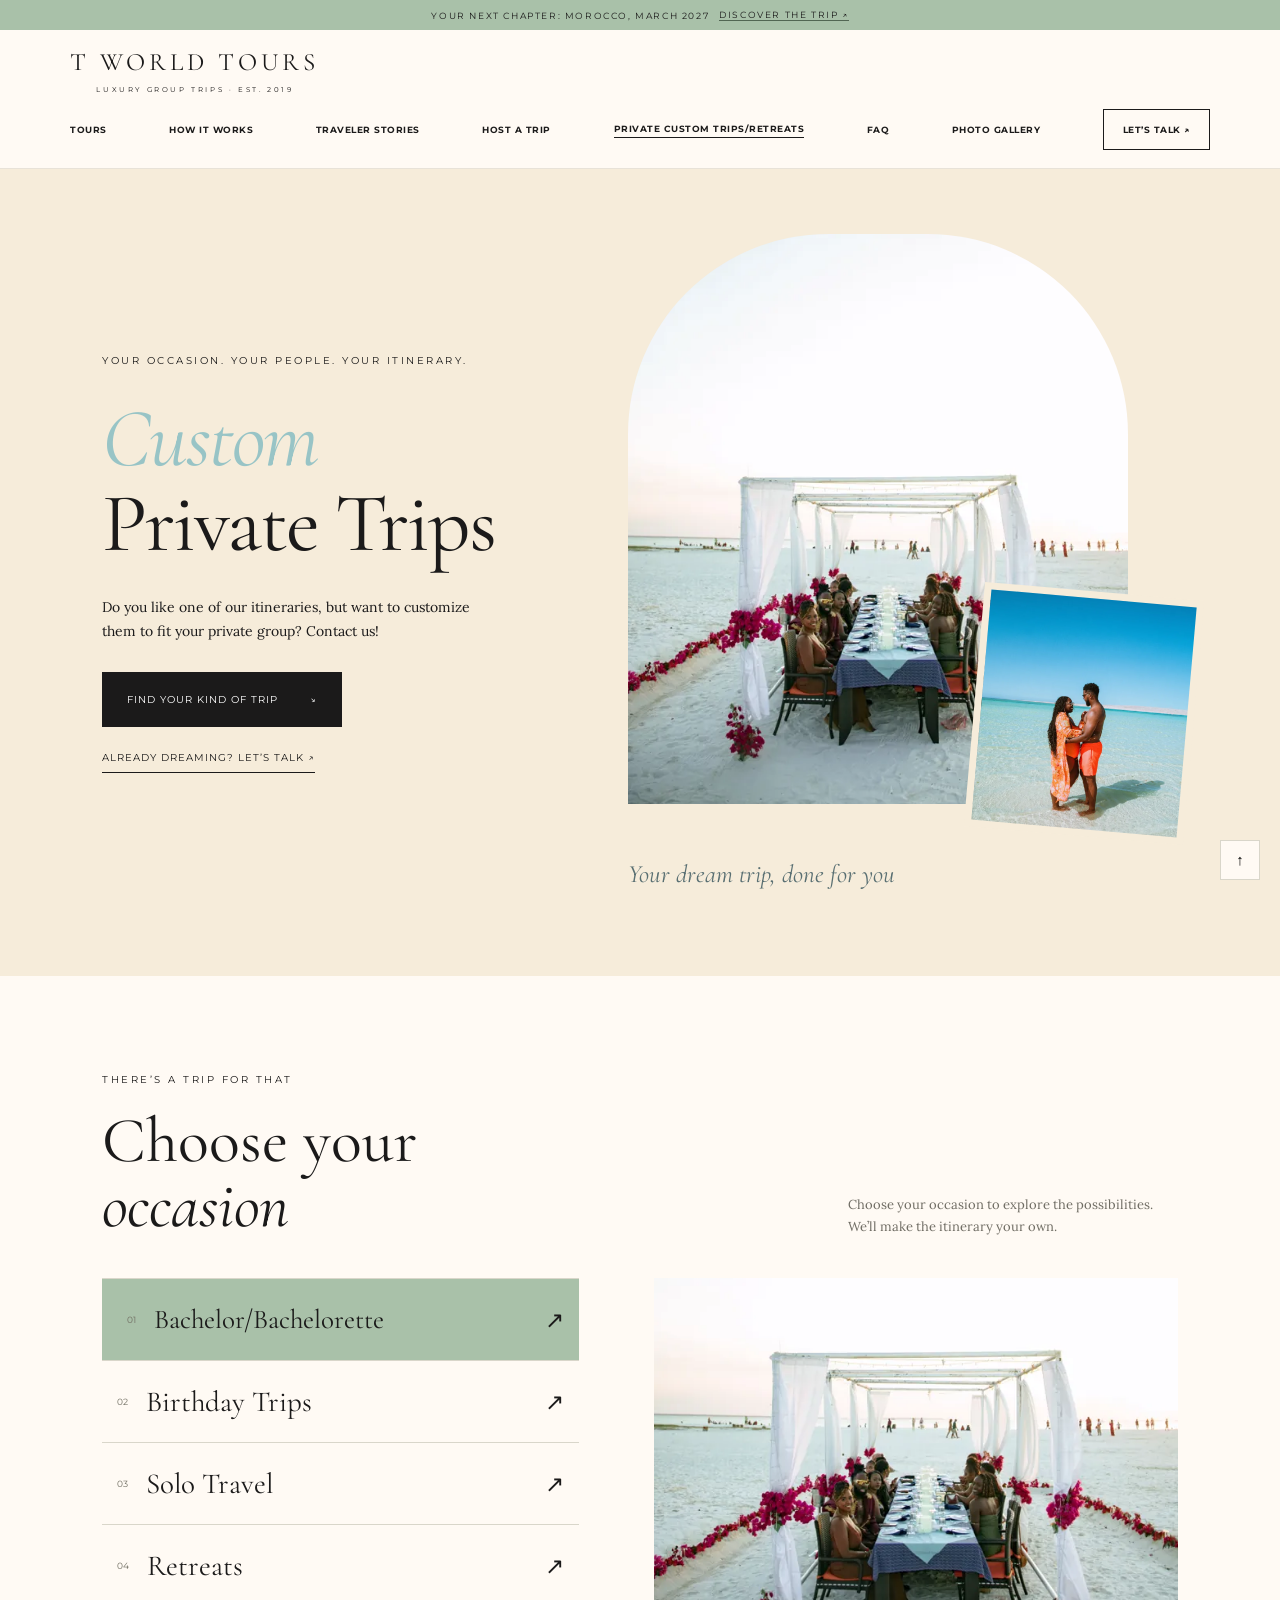
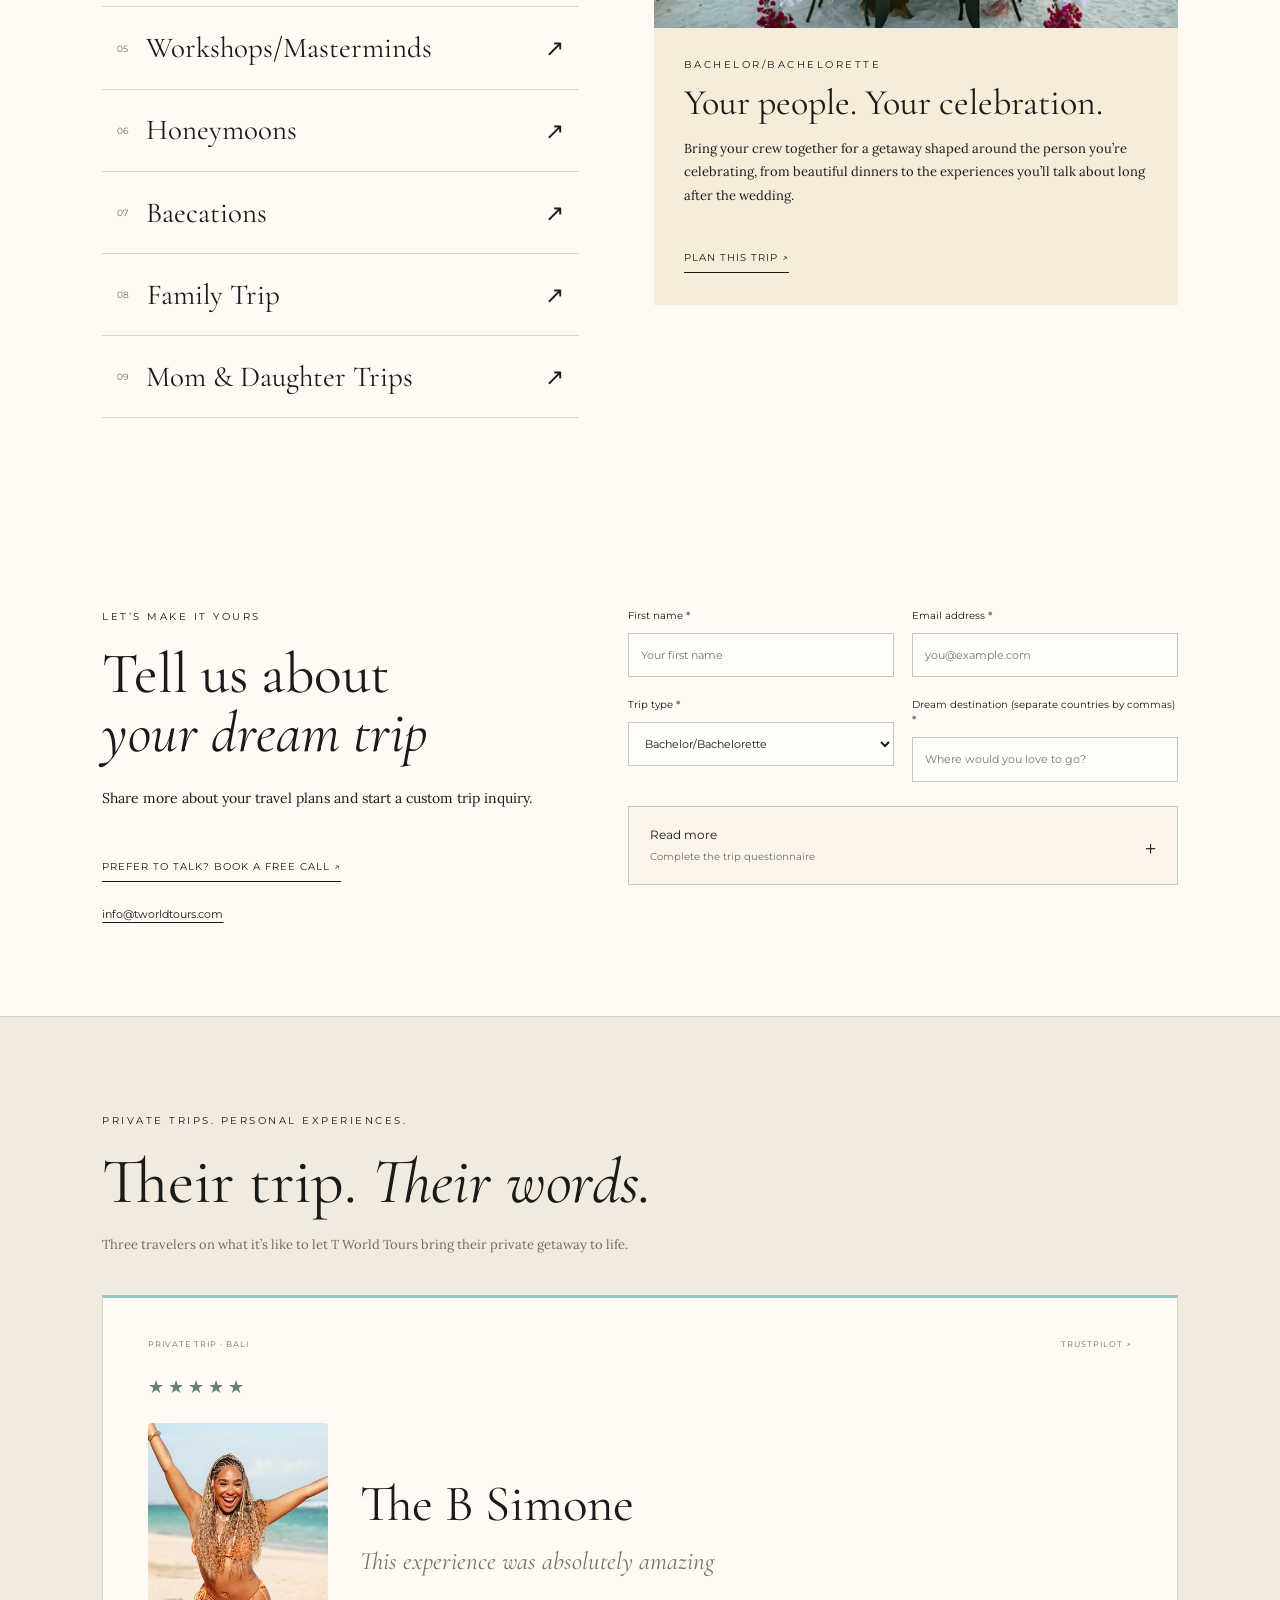
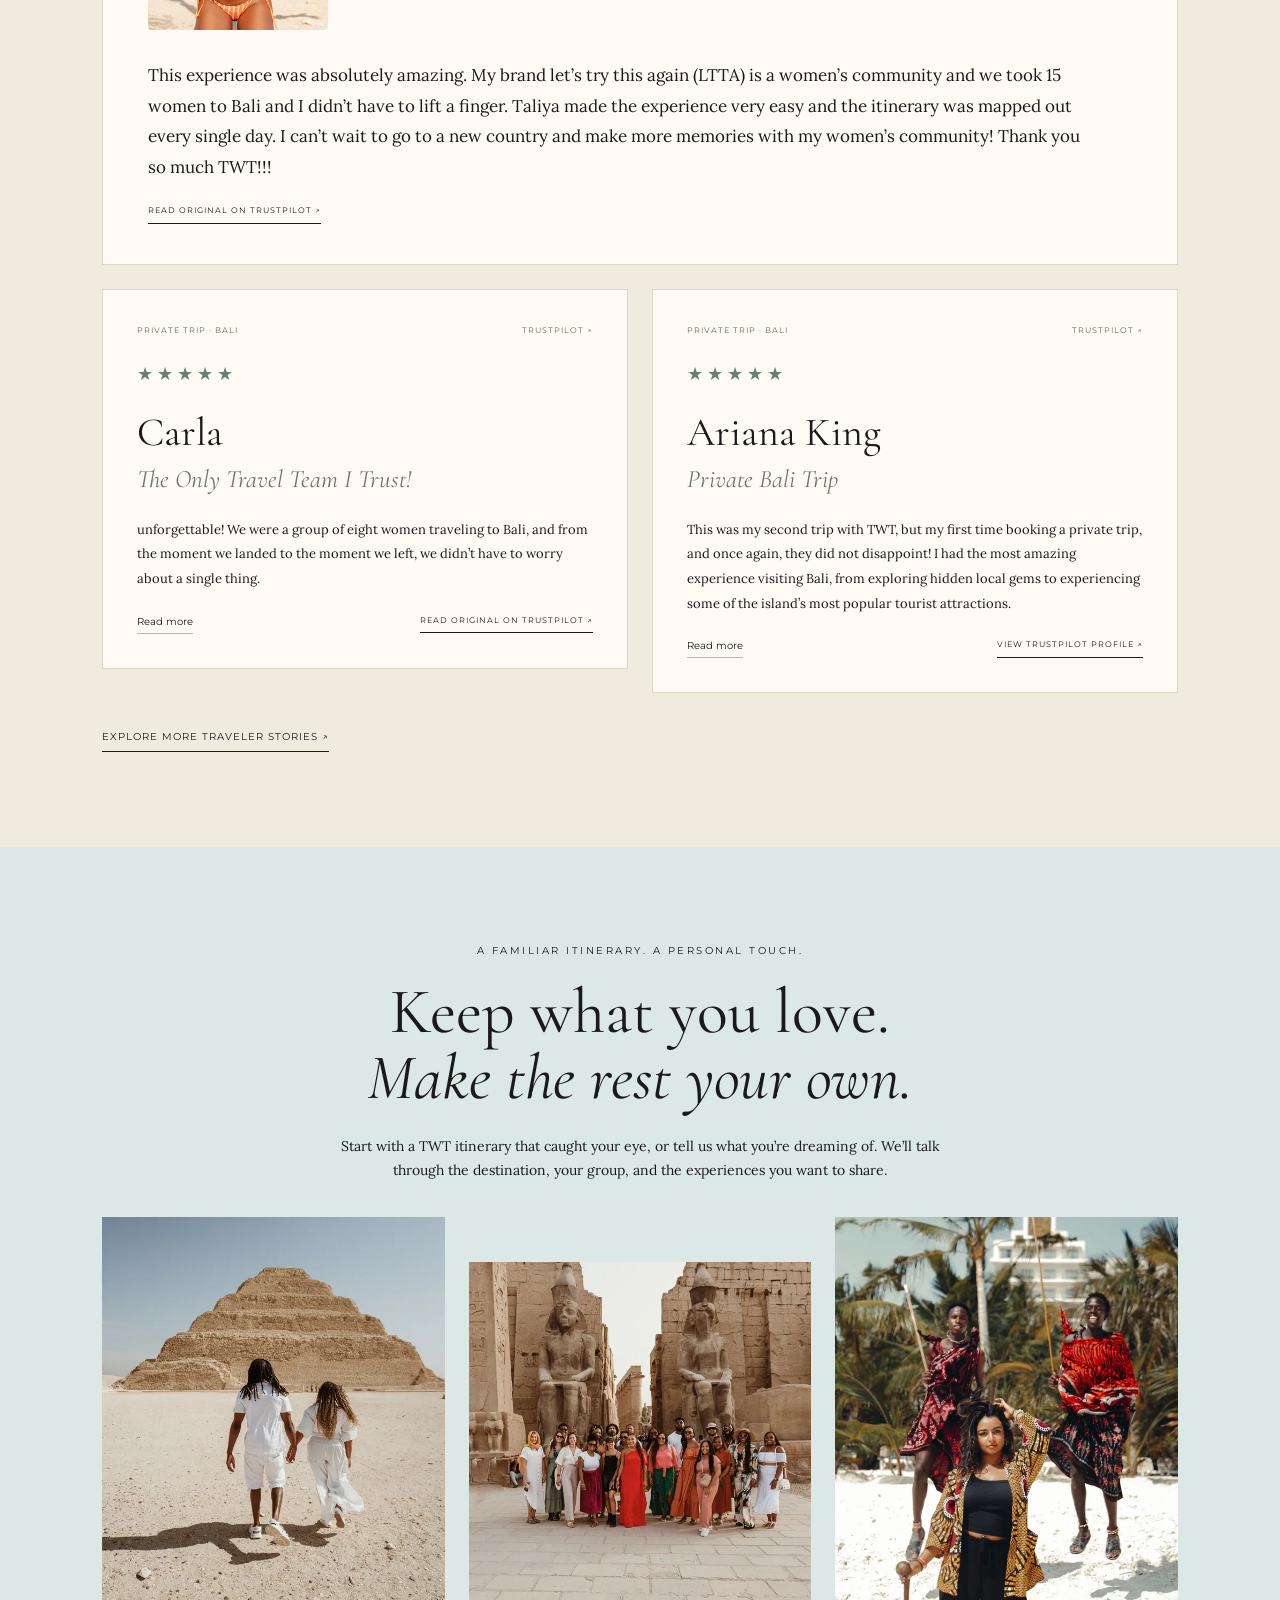
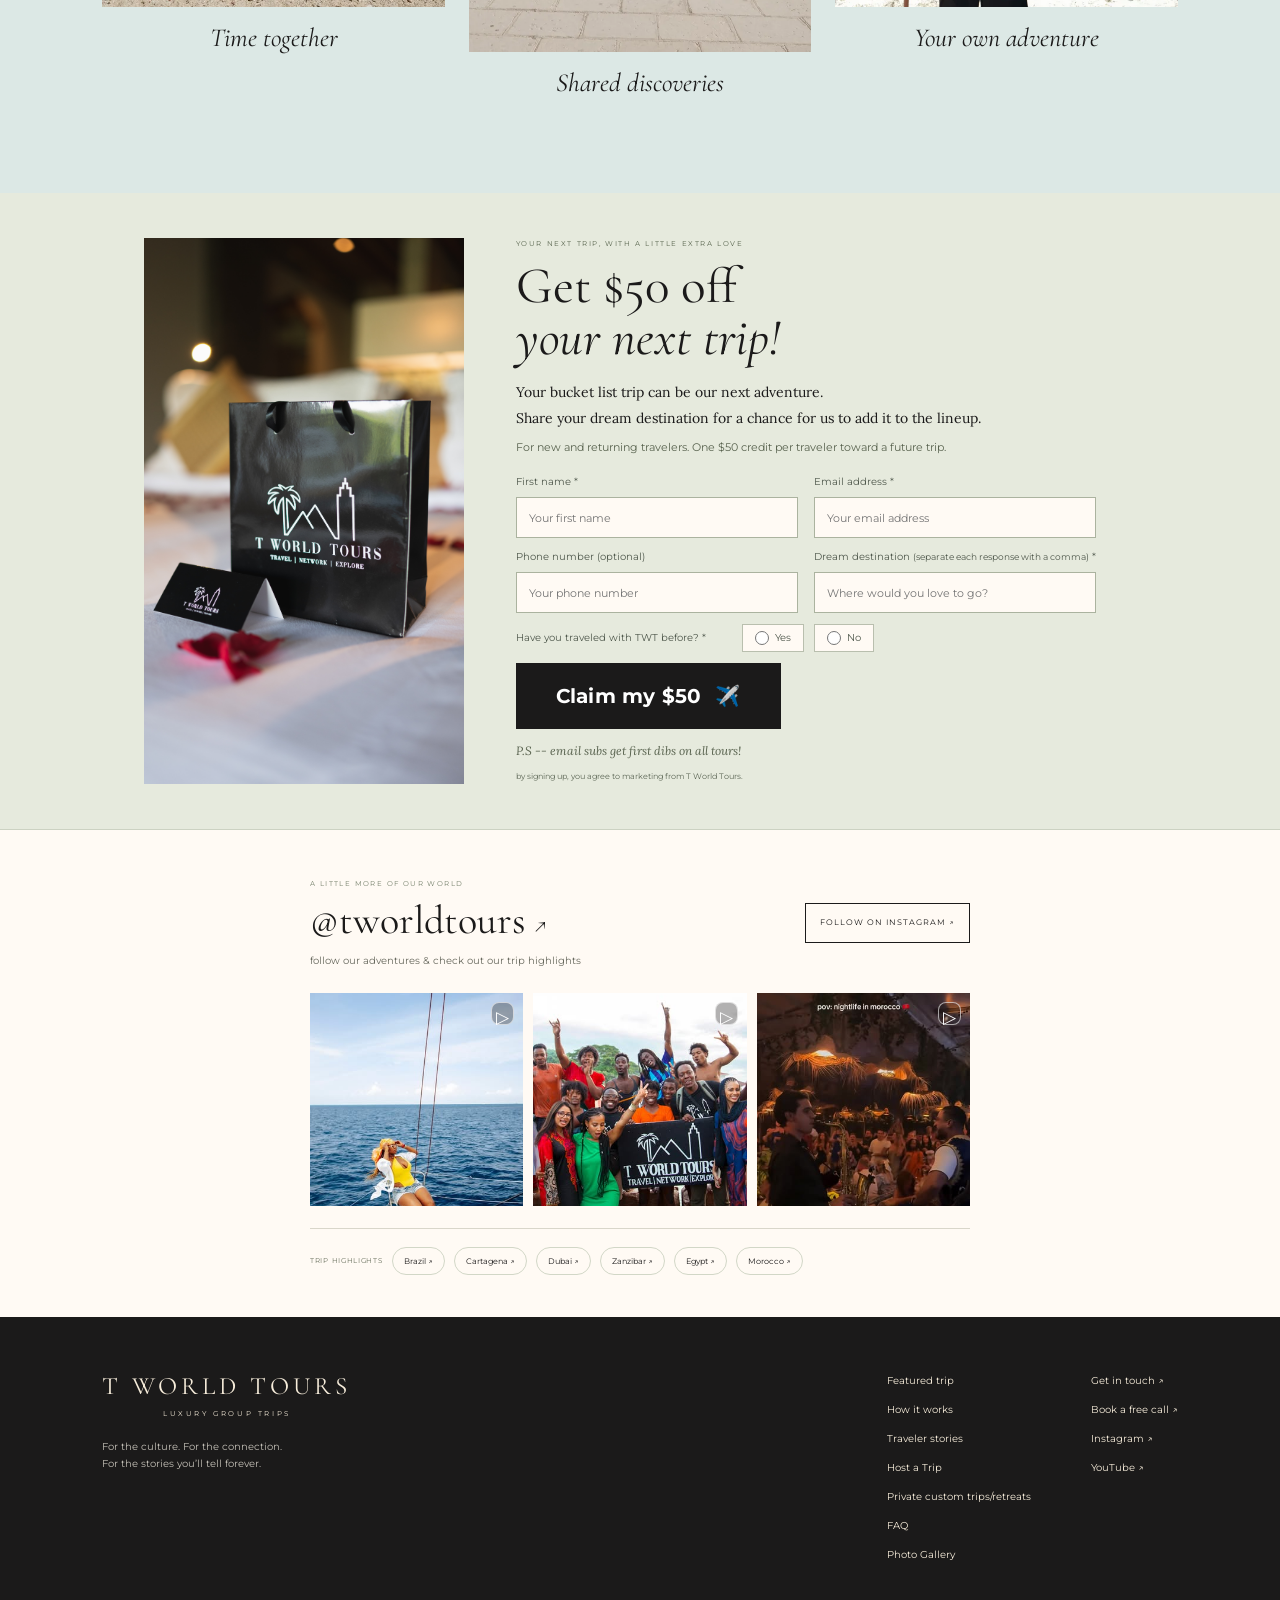
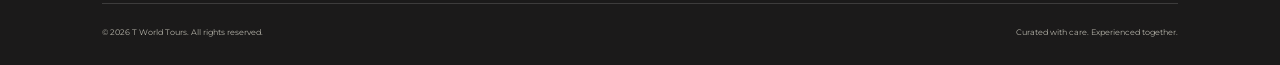
<file: T-World-Tours-v74 2/custom-trips.html>
<!doctype html><html lang="en"><head><meta charset="UTF-8"><meta name="viewport" content="width=device-width,initial-scale=1"><title>Custom Private Trips — T World Tours</title><meta name="description" content="Create a private T World Tours escape for bachelor and bachelorette celebrations, family trips, birthdays, solo travel, retreats, masterminds, honeymoons, baecations, and mom and daughter trips."><meta name="theme-color" content="#fffaf4"><link rel="stylesheet" href="styles.css"><script defer src="content.js"></script><script defer src="stories-data.js"></script><script defer src="gallery-data.js"></script><script defer src="app.js"></script></head><body><div id="app"></div><noscript>Please enable JavaScript to explore T World Tours. Book the Morocco trip at <a href="https://secure.booktworldtours.com/tour/tworldtours-magic-of-morocco-girls-trip-15/overview">our secure booking page</a>.</noscript></body></html>
</file>
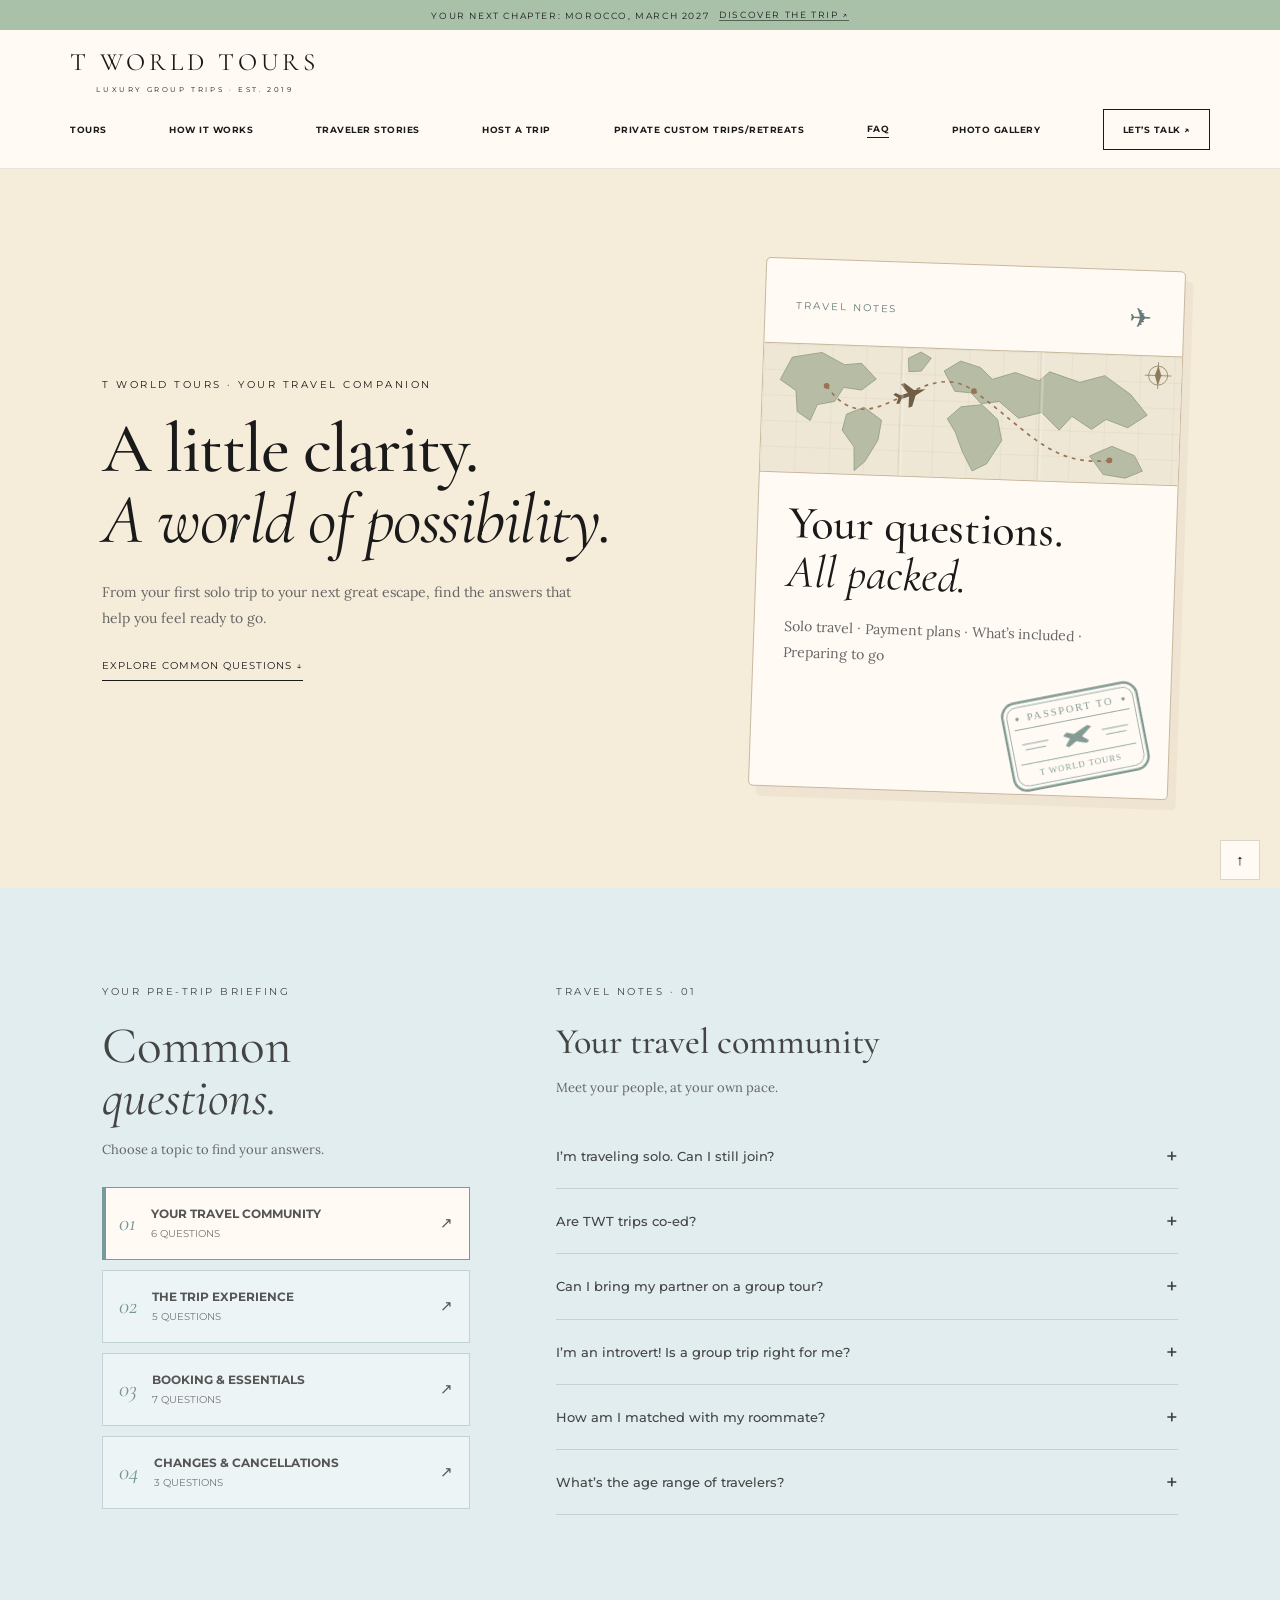
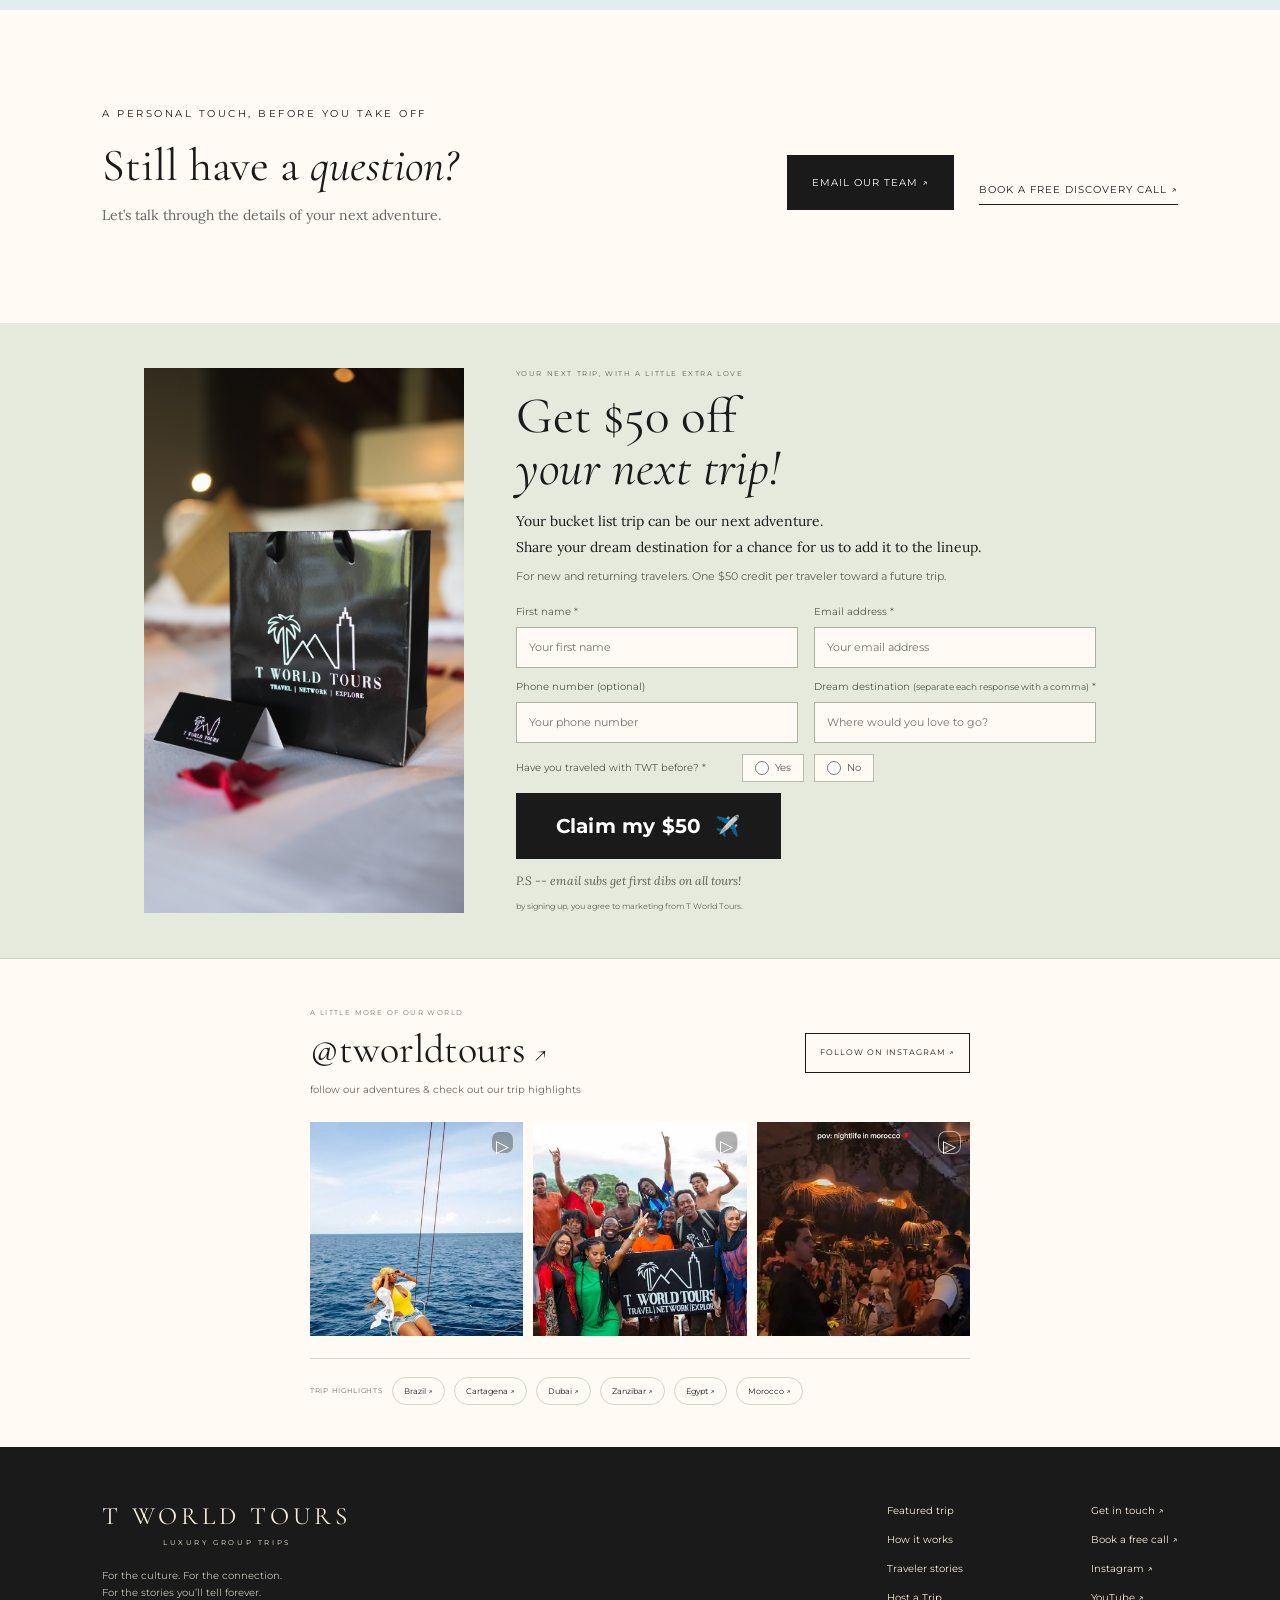
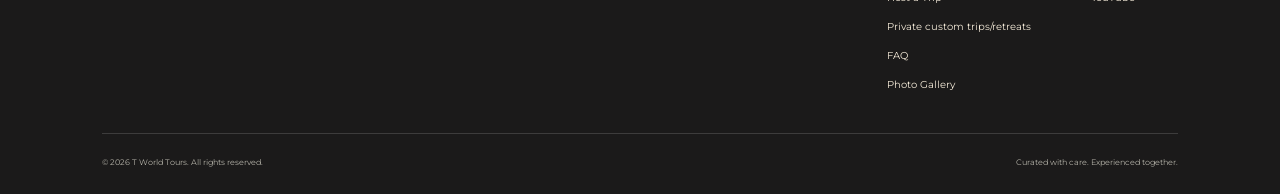
<file: T-World-Tours-v74 2/faq.html>
<!doctype html><html lang="en"><head><meta charset="UTF-8"><meta name="viewport" content="width=device-width,initial-scale=1"><title>FAQ | T World Tours</title><meta name="description" content="Common questions about T World Tours: solo travel, interest-free payment plans, flights, trip inclusions, and cancellation policies."><meta name="theme-color" content="#fffaf4"><link rel="stylesheet" href="styles.css"><script defer src="content.js"></script><script defer src="stories-data.js"></script><script defer src="gallery-data.js"></script><script defer src="app.js"></script></head><body><div id="app"></div><noscript>Please enable JavaScript to explore T World Tours. Book the Morocco trip at <a href="https://secure.booktworldtours.com/tour/tworldtours-magic-of-morocco-girls-trip-15/overview">our secure booking page</a>.</noscript></body></html>
</file>
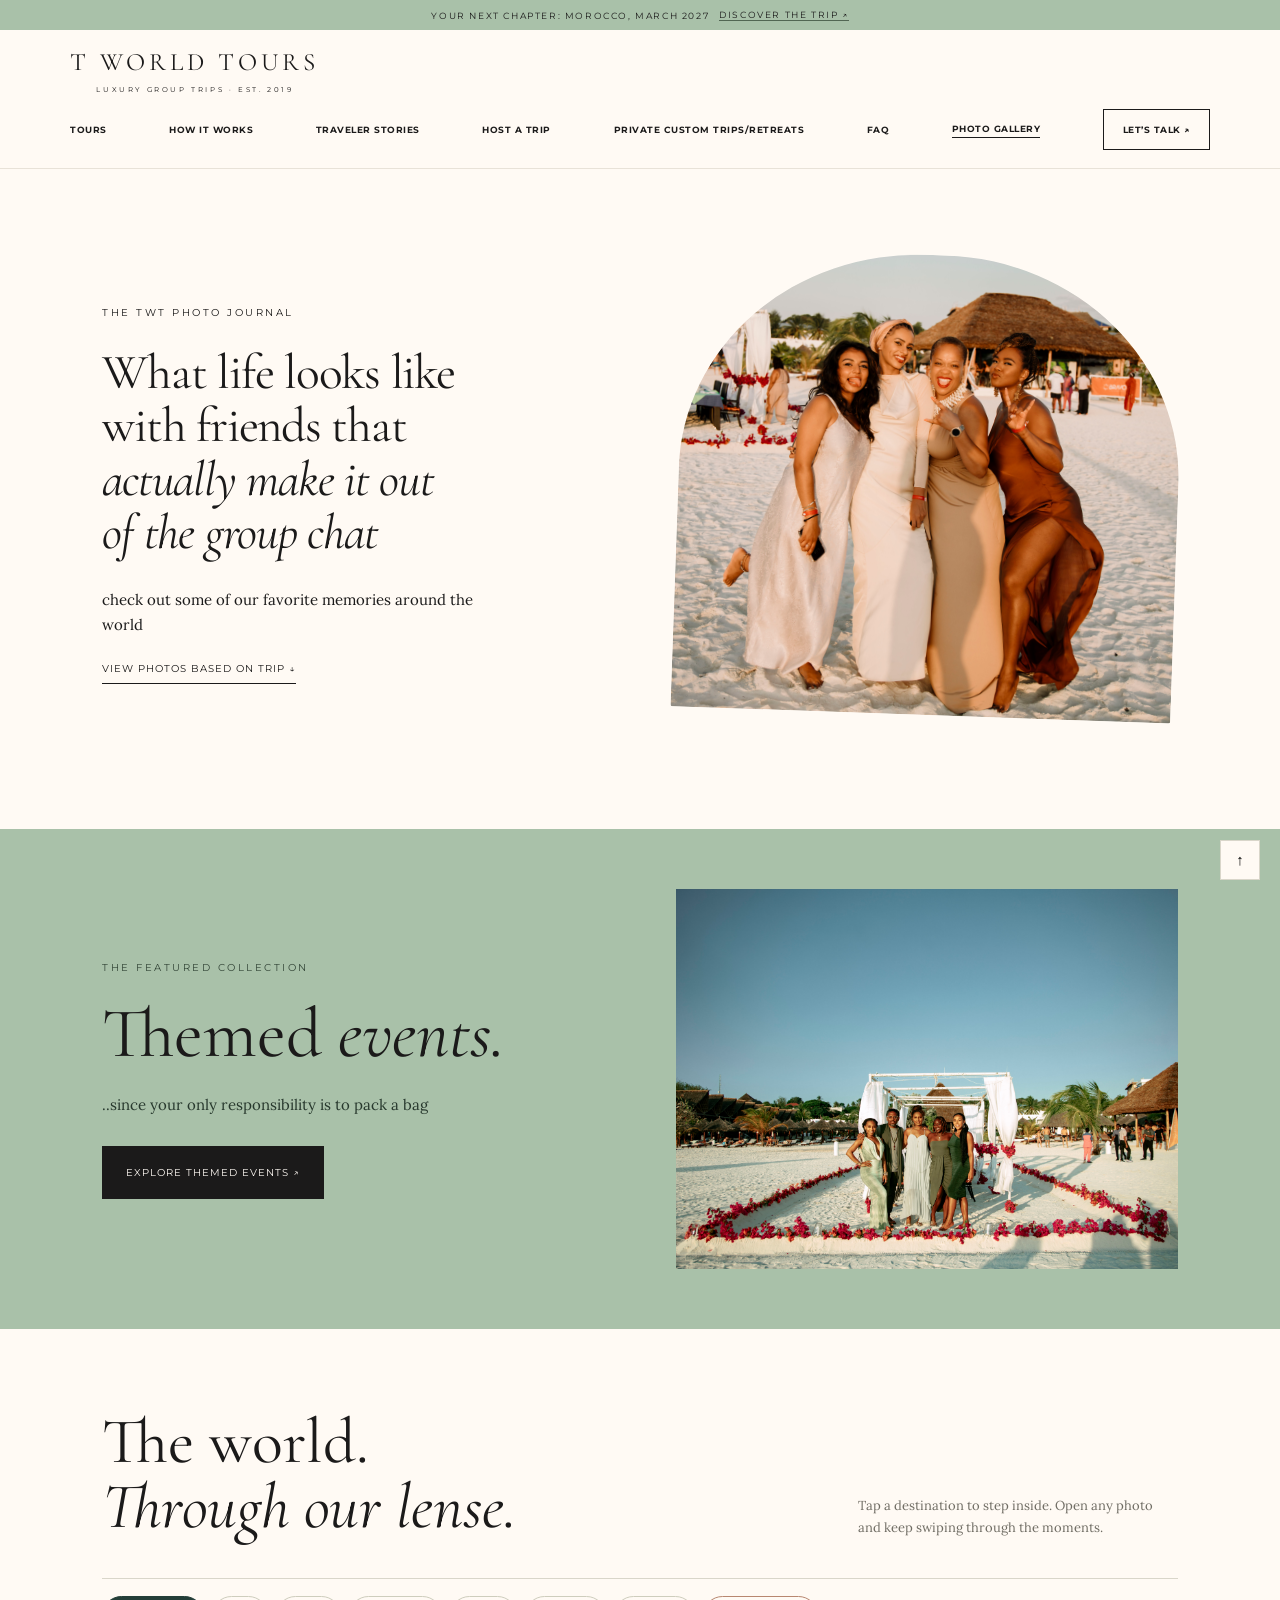
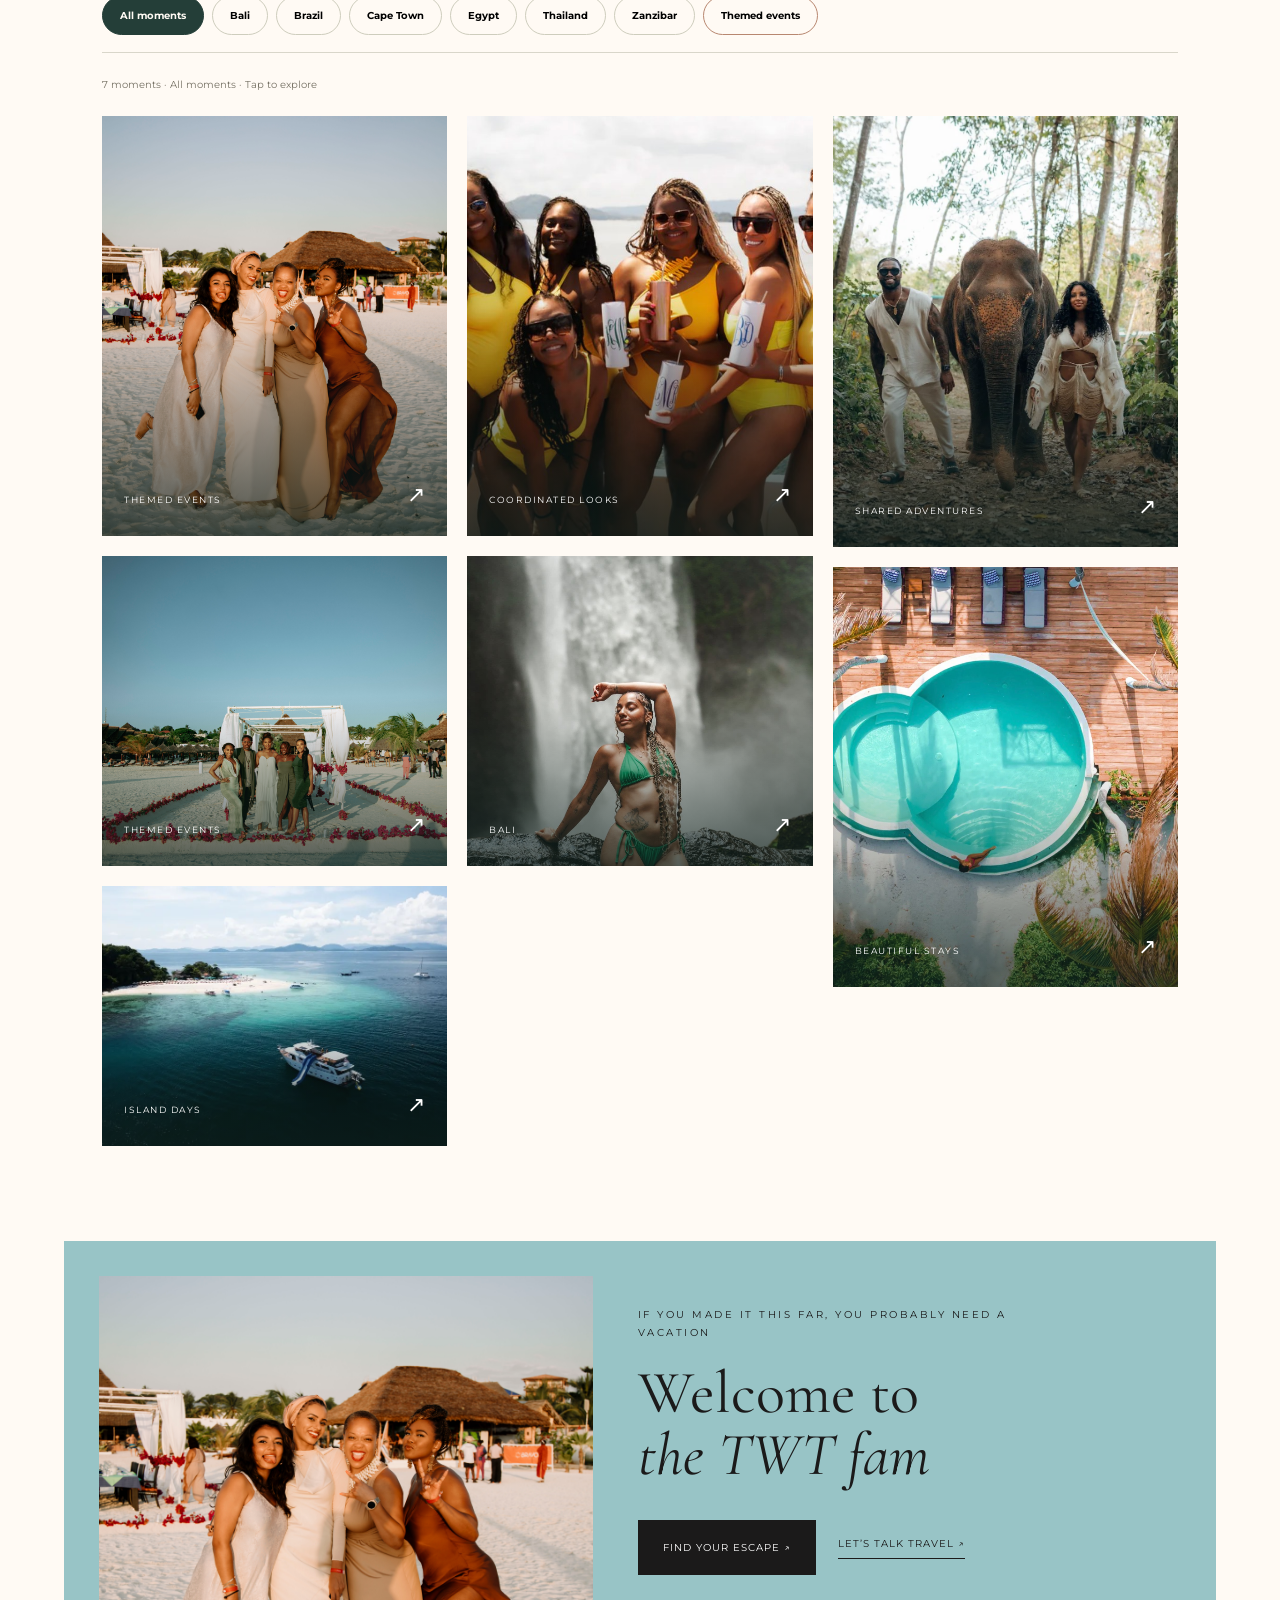
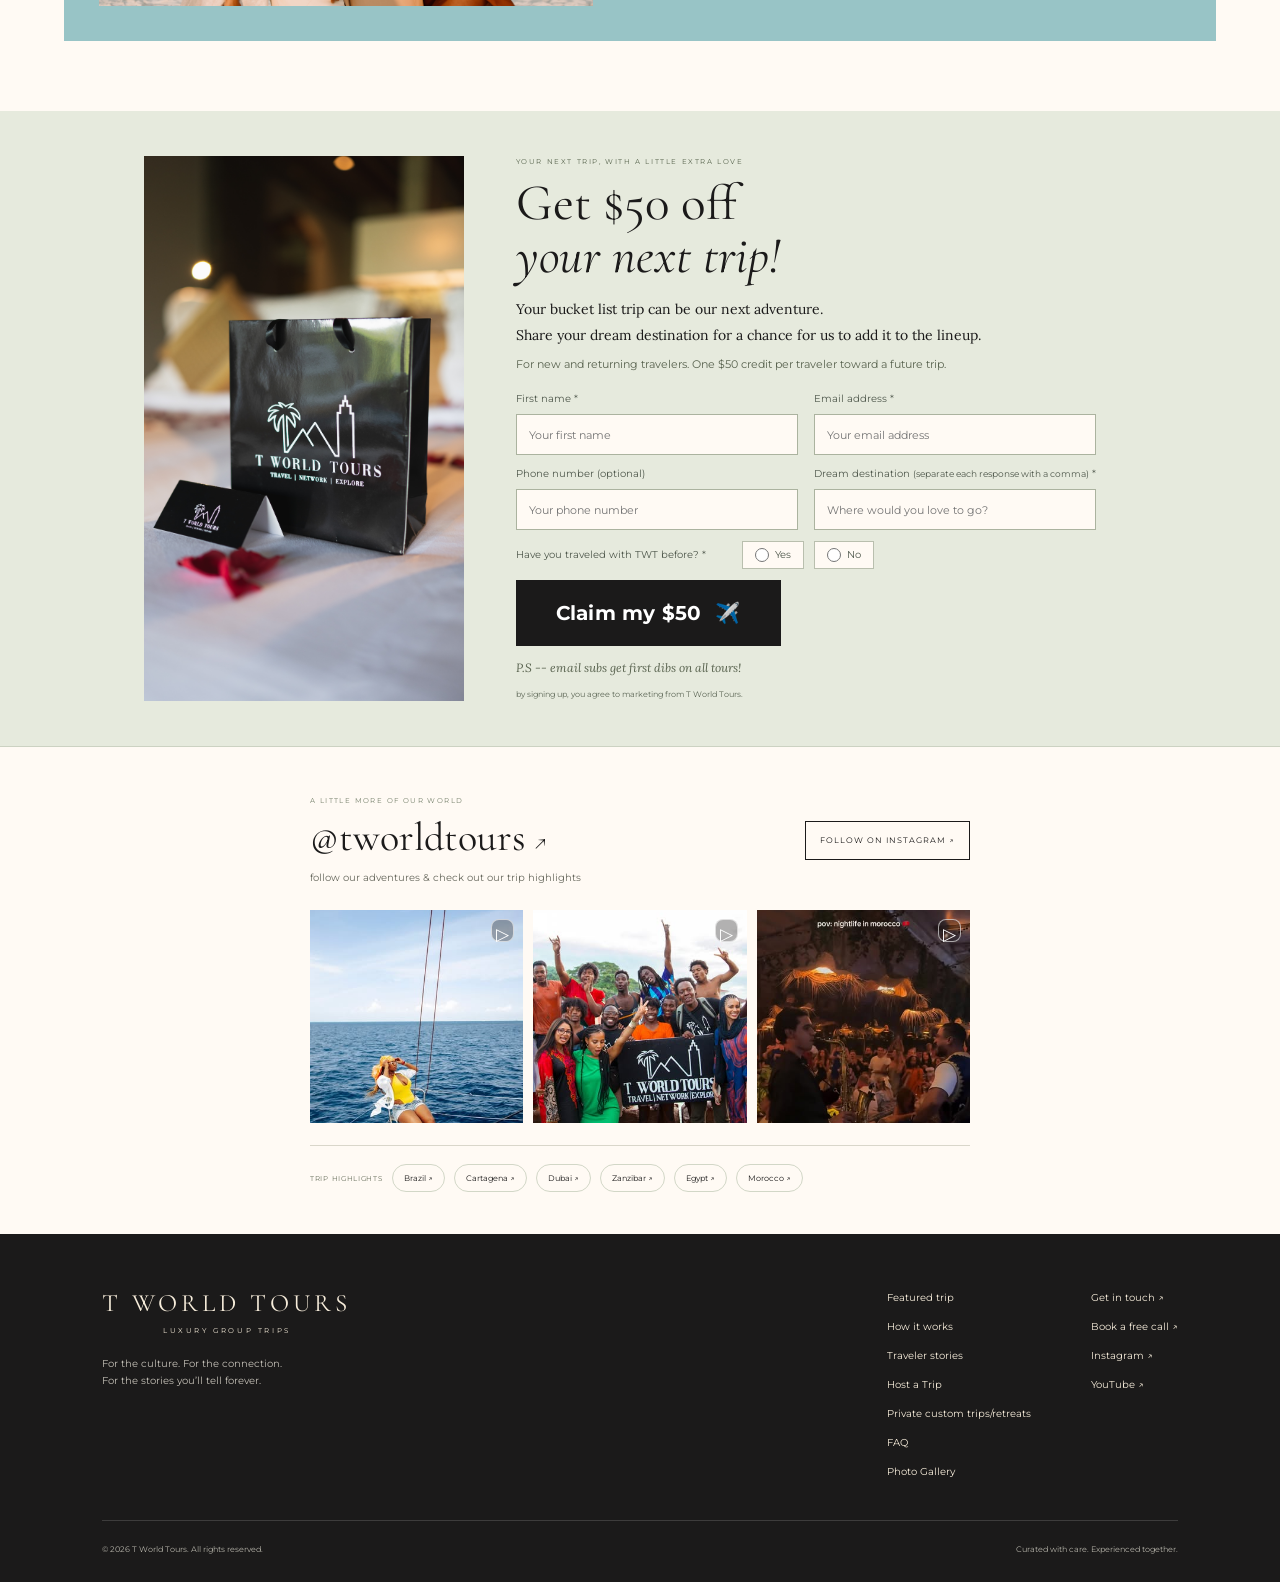
<file: T-World-Tours-v74 2/gallery.html>
<!doctype html><html lang="en"><head><meta charset="UTF-8"><meta name="viewport" content="width=device-width,initial-scale=1"><title>Photo Gallery | Past Trips & Themed Events — T World Tours</title><meta name="description" content="Luxury group trips for busy professionals, culture-seekers, and vibe curators. Explore our featured Magic of Marrakech girls trip, March 15–20, 2027."><meta name="theme-color" content="#fffaf4"><link rel="stylesheet" href="styles.css"><script defer src="content.js"></script><script defer src="stories-data.js"></script><script defer src="gallery-data.js"></script><script defer src="app.js"></script></head><body><div id="app"></div><noscript>Please enable JavaScript to explore T World Tours. Book the Morocco trip at <a href="https://secure.booktworldtours.com/tour/tworldtours-magic-of-morocco-girls-trip-15/overview">our secure booking page</a>.</noscript></body></html>
</file>
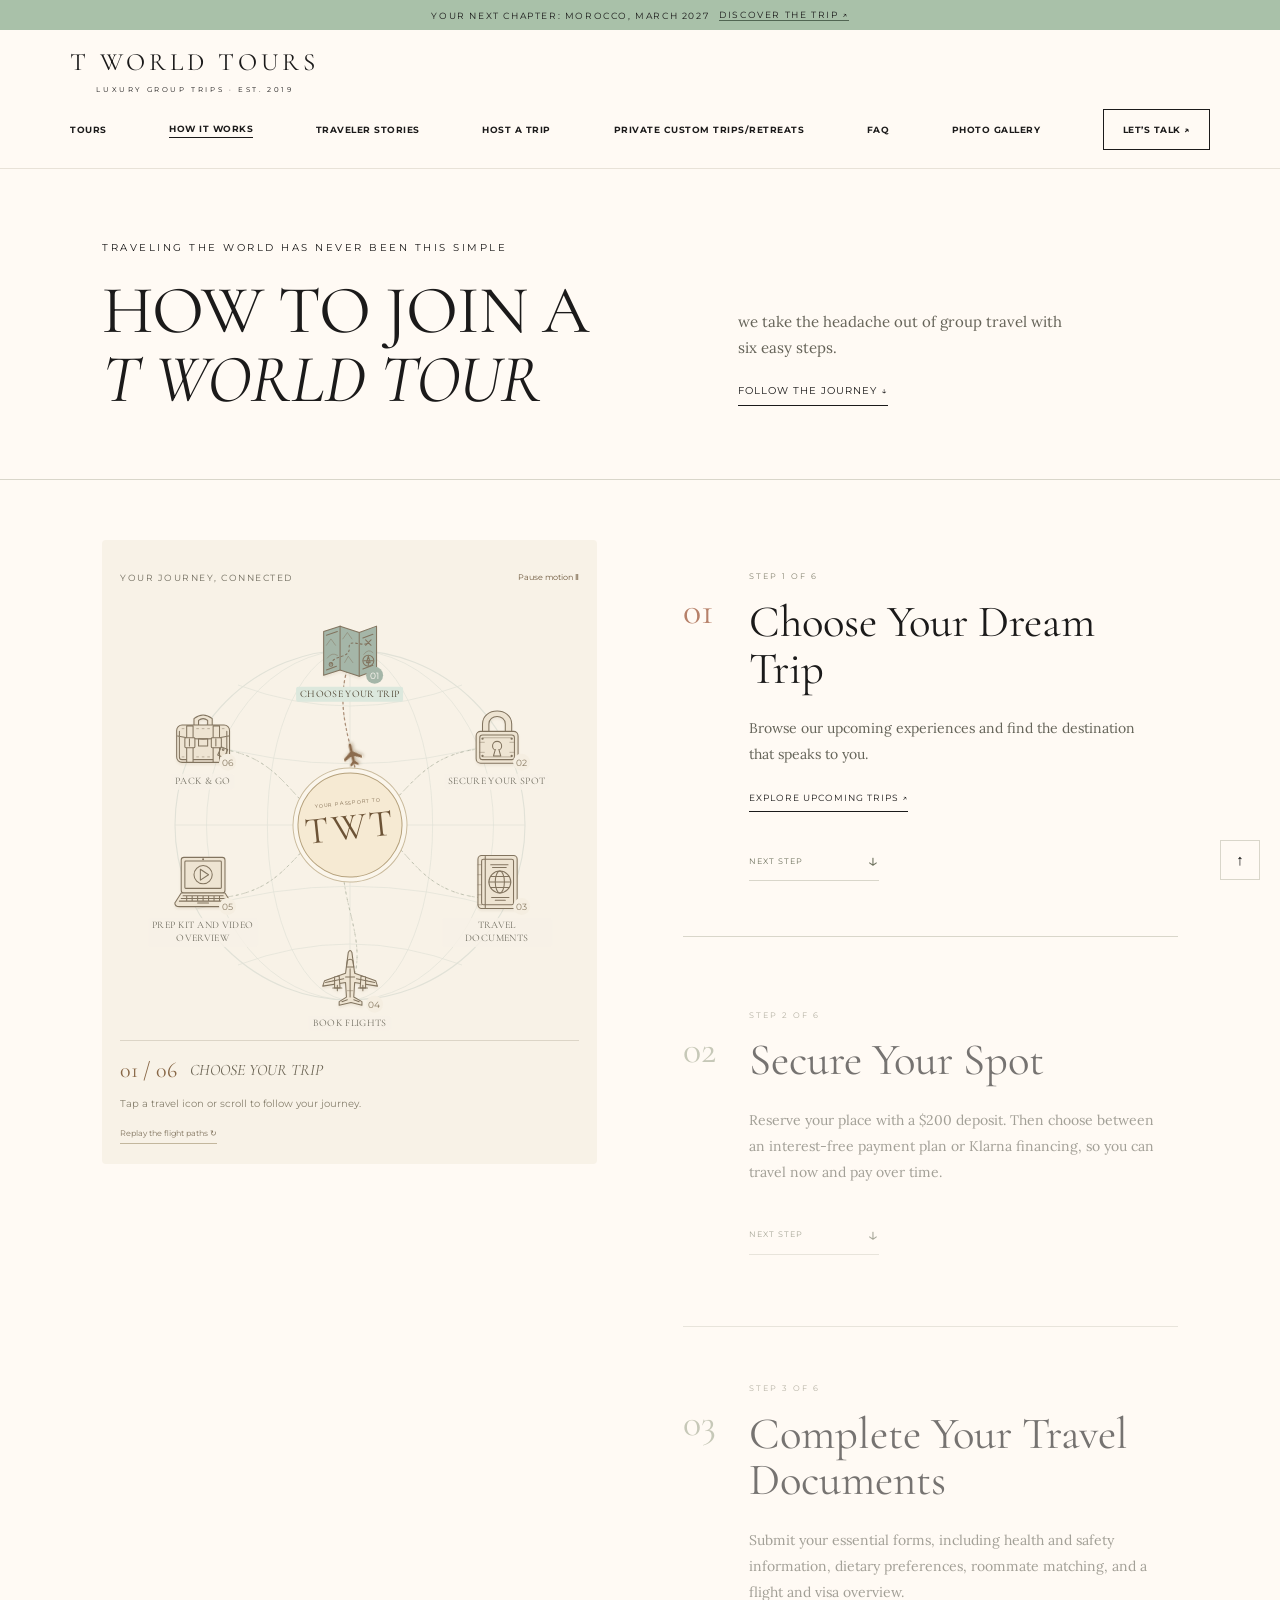
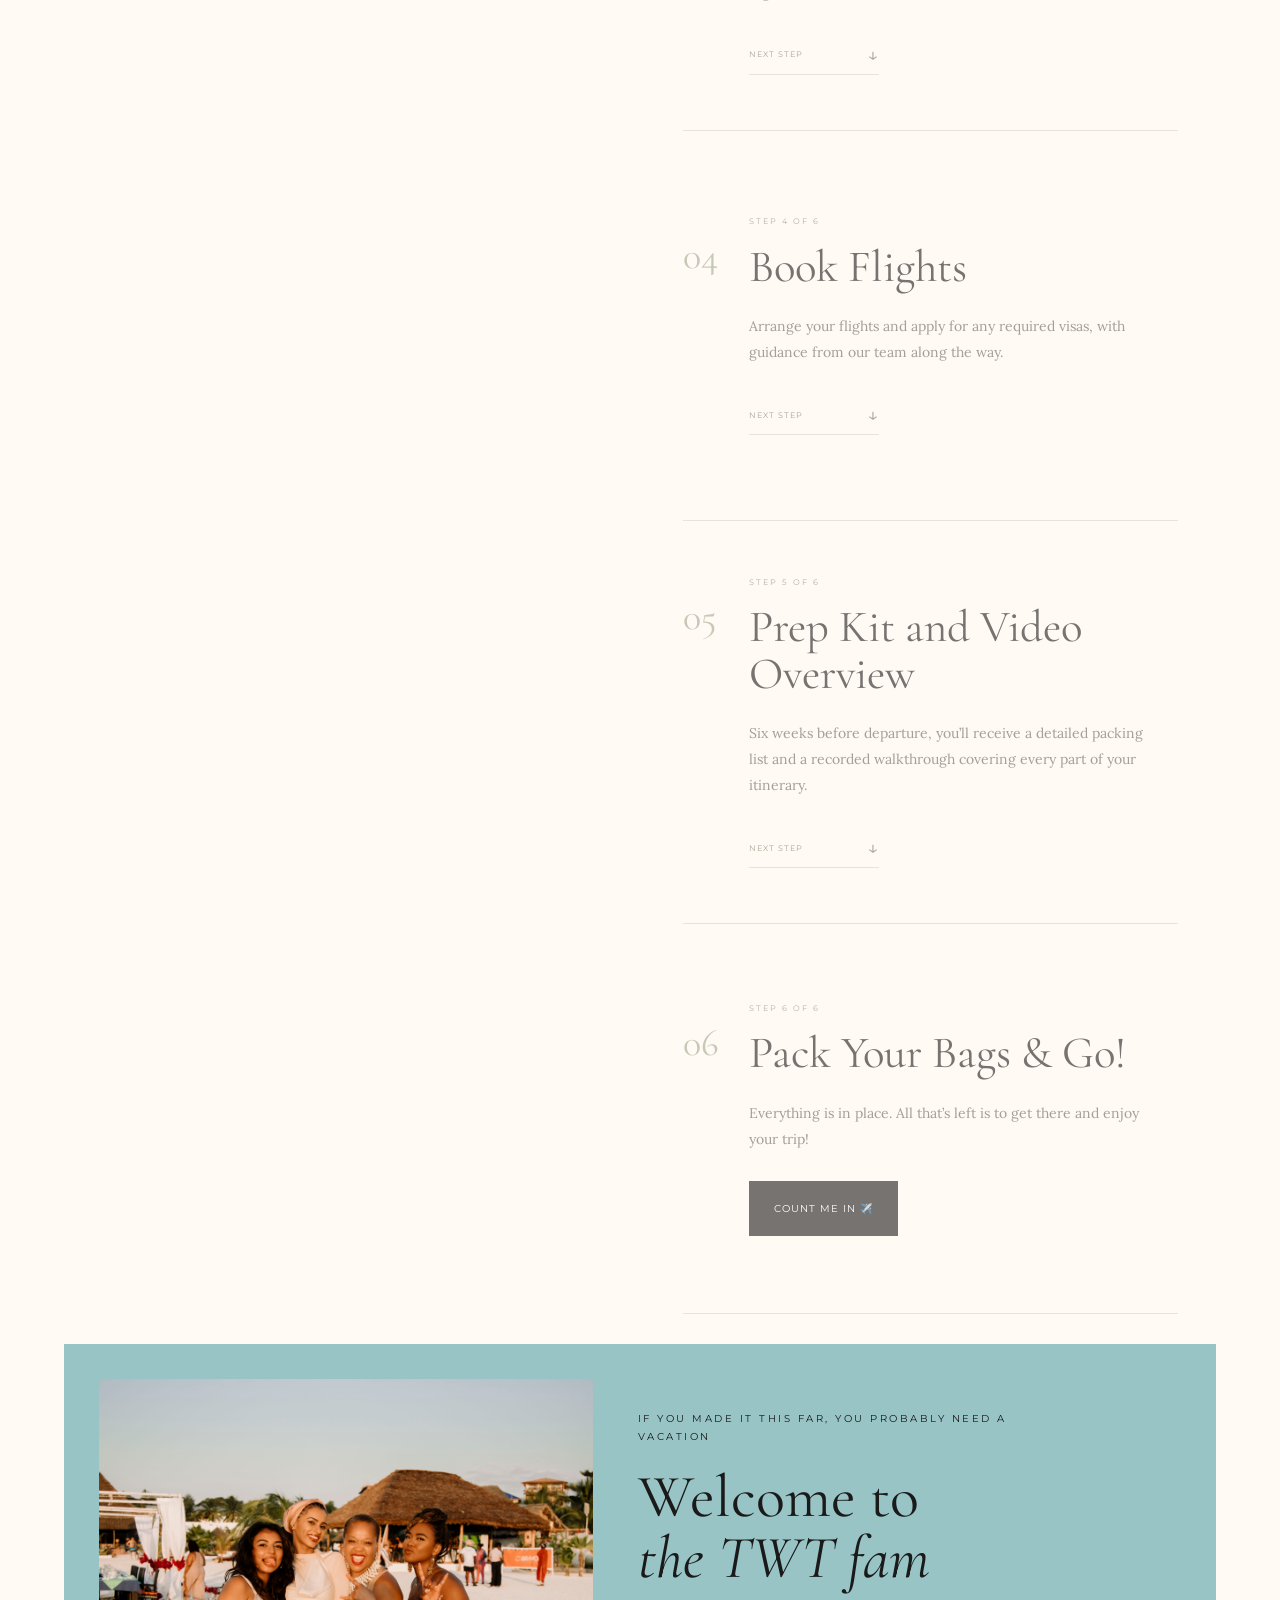
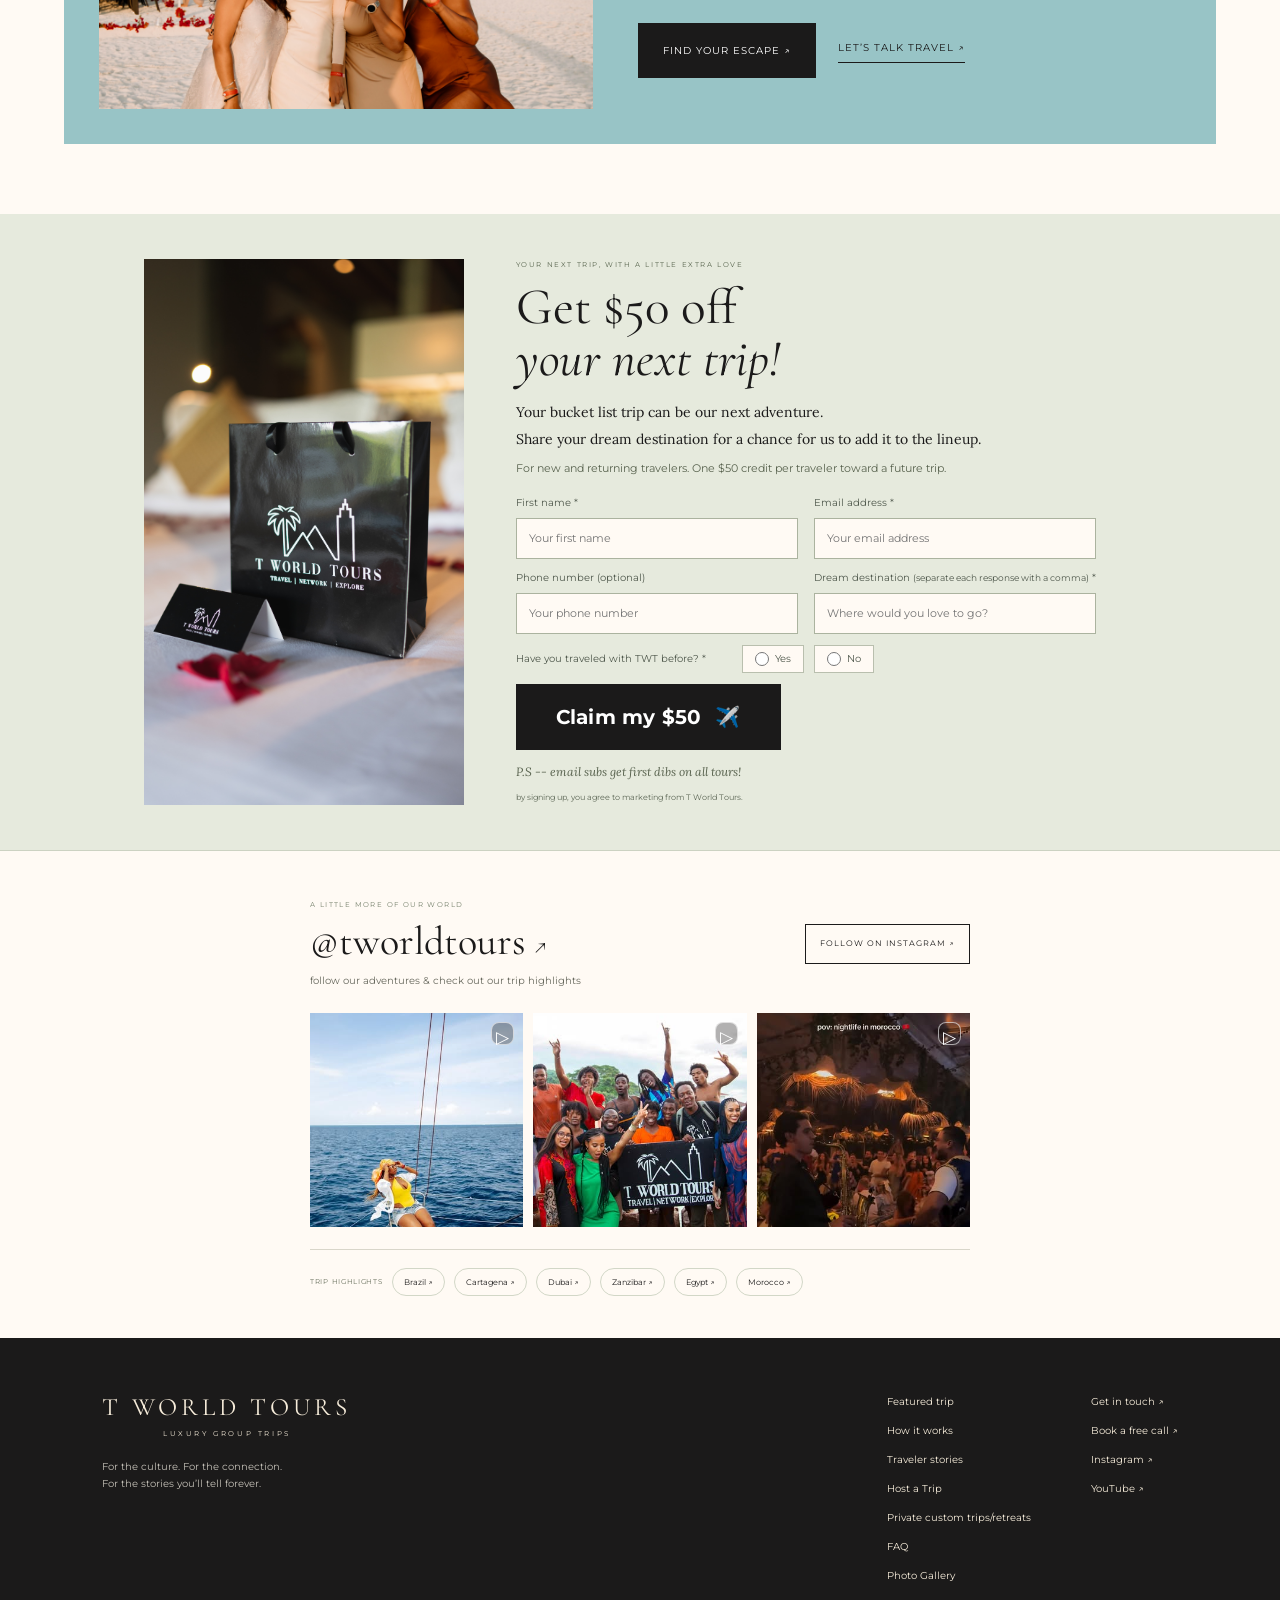
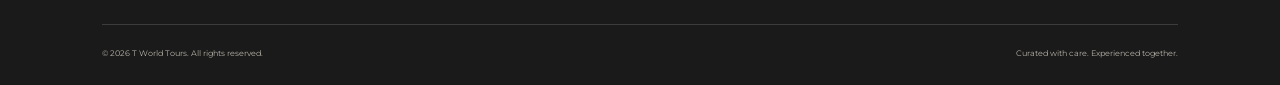
<file: T-World-Tours-v74 2/how-it-works.html>
<!doctype html><html lang="en"><head><meta charset="UTF-8"><meta name="viewport" content="width=device-width,initial-scale=1"><title>How to Join a T World Tour | Our Six-Step Process</title><meta name="description" content="How to travel with T World Tours: choose a trip, reserve your spot, prepare your documents and flights, get your preparation kit, and go."><meta name="theme-color" content="#fffaf4"><link rel="stylesheet" href="styles.css"><script defer src="content.js"></script><script defer src="stories-data.js"></script><script defer src="gallery-data.js"></script><script defer src="app.js"></script></head><body><div id="app"></div><noscript>Please enable JavaScript to explore T World Tours. Book the Morocco trip at <a href="https://secure.booktworldtours.com/tour/tworldtours-magic-of-morocco-girls-trip-15/overview">our secure booking page</a>.</noscript></body></html>
</file>
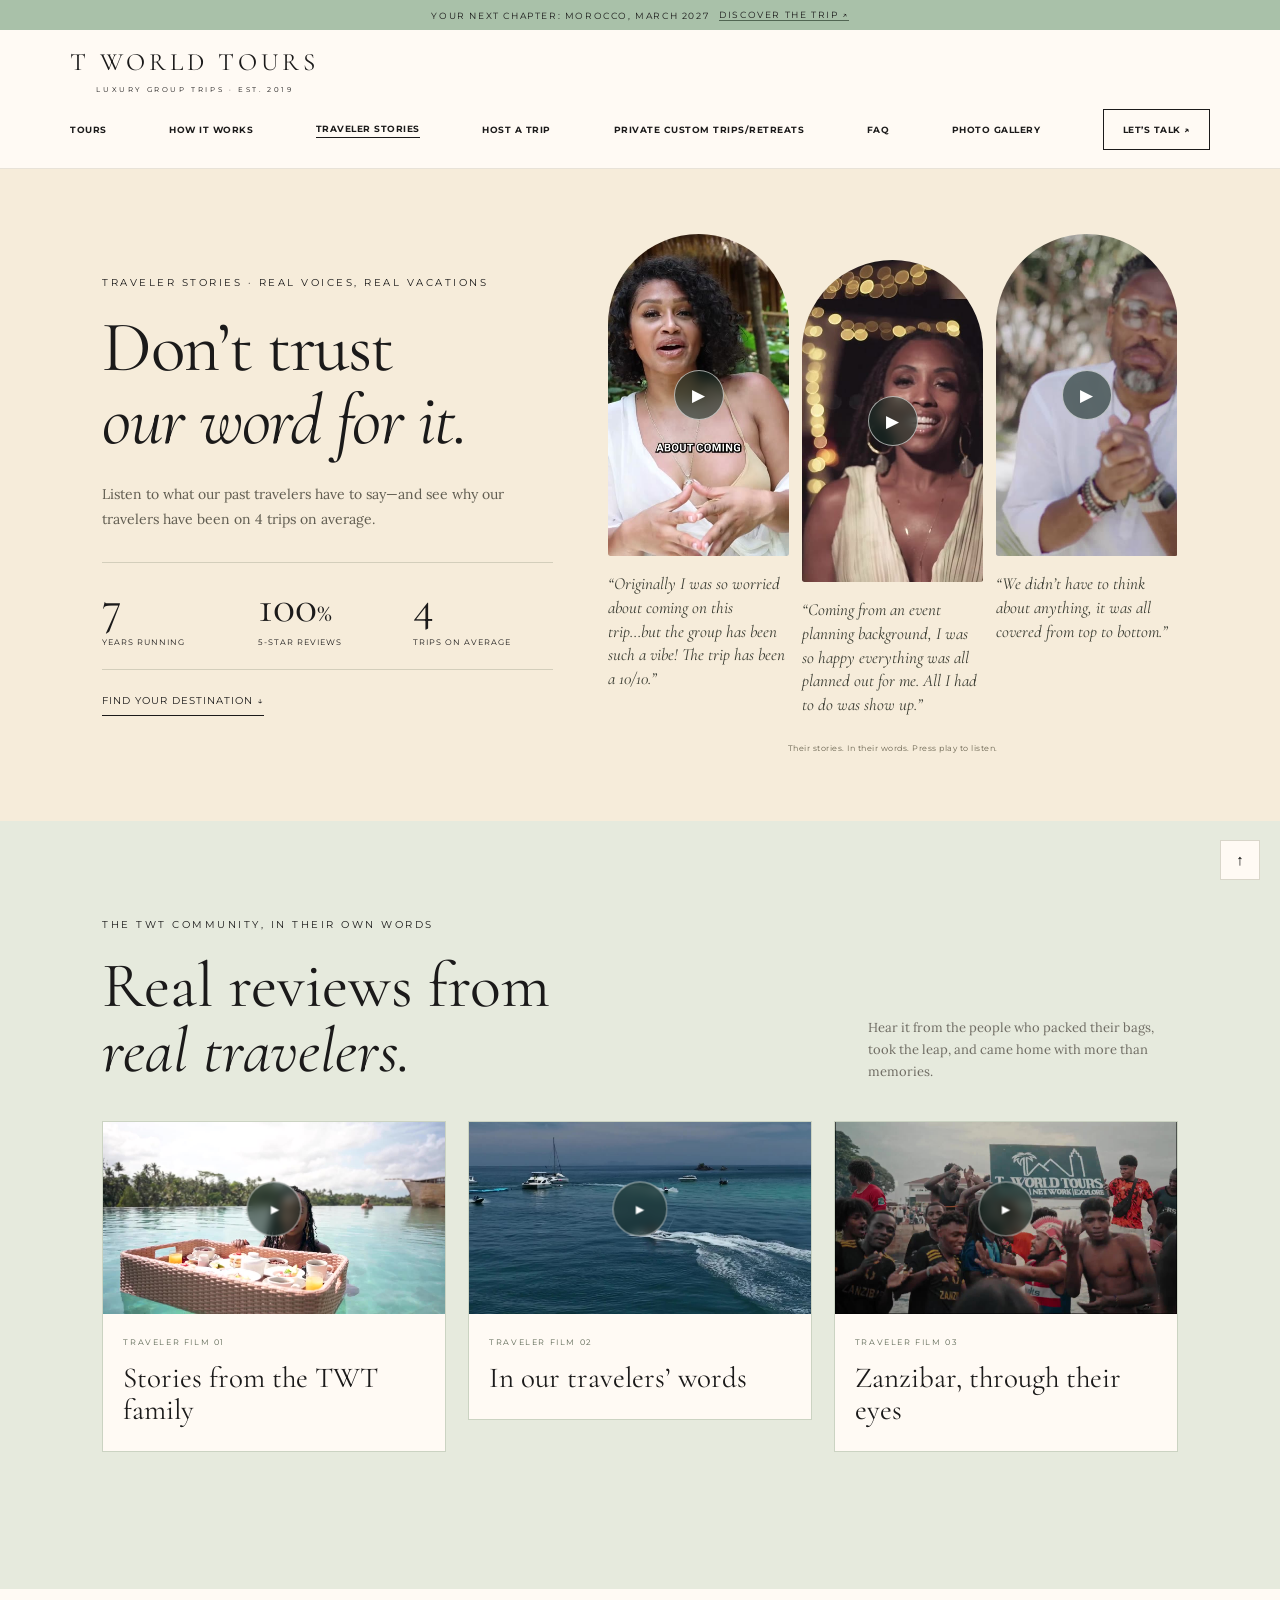
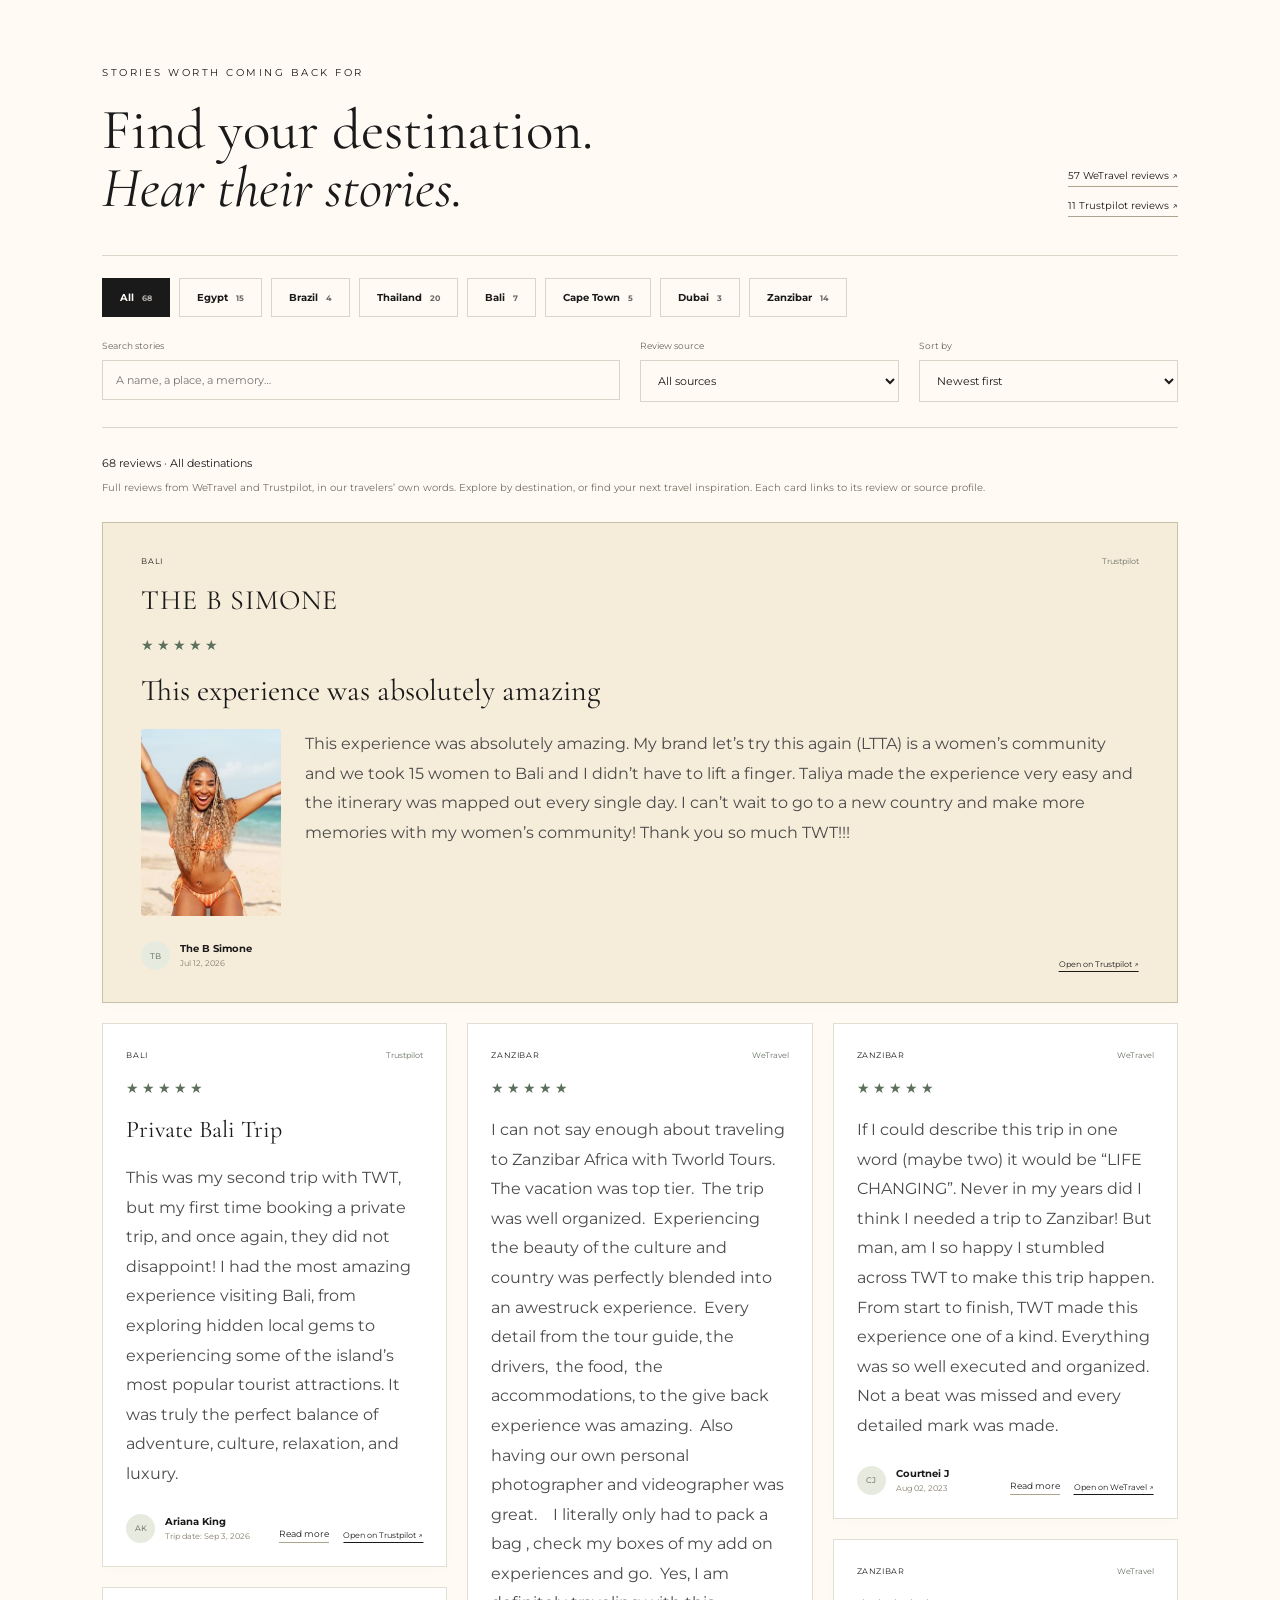
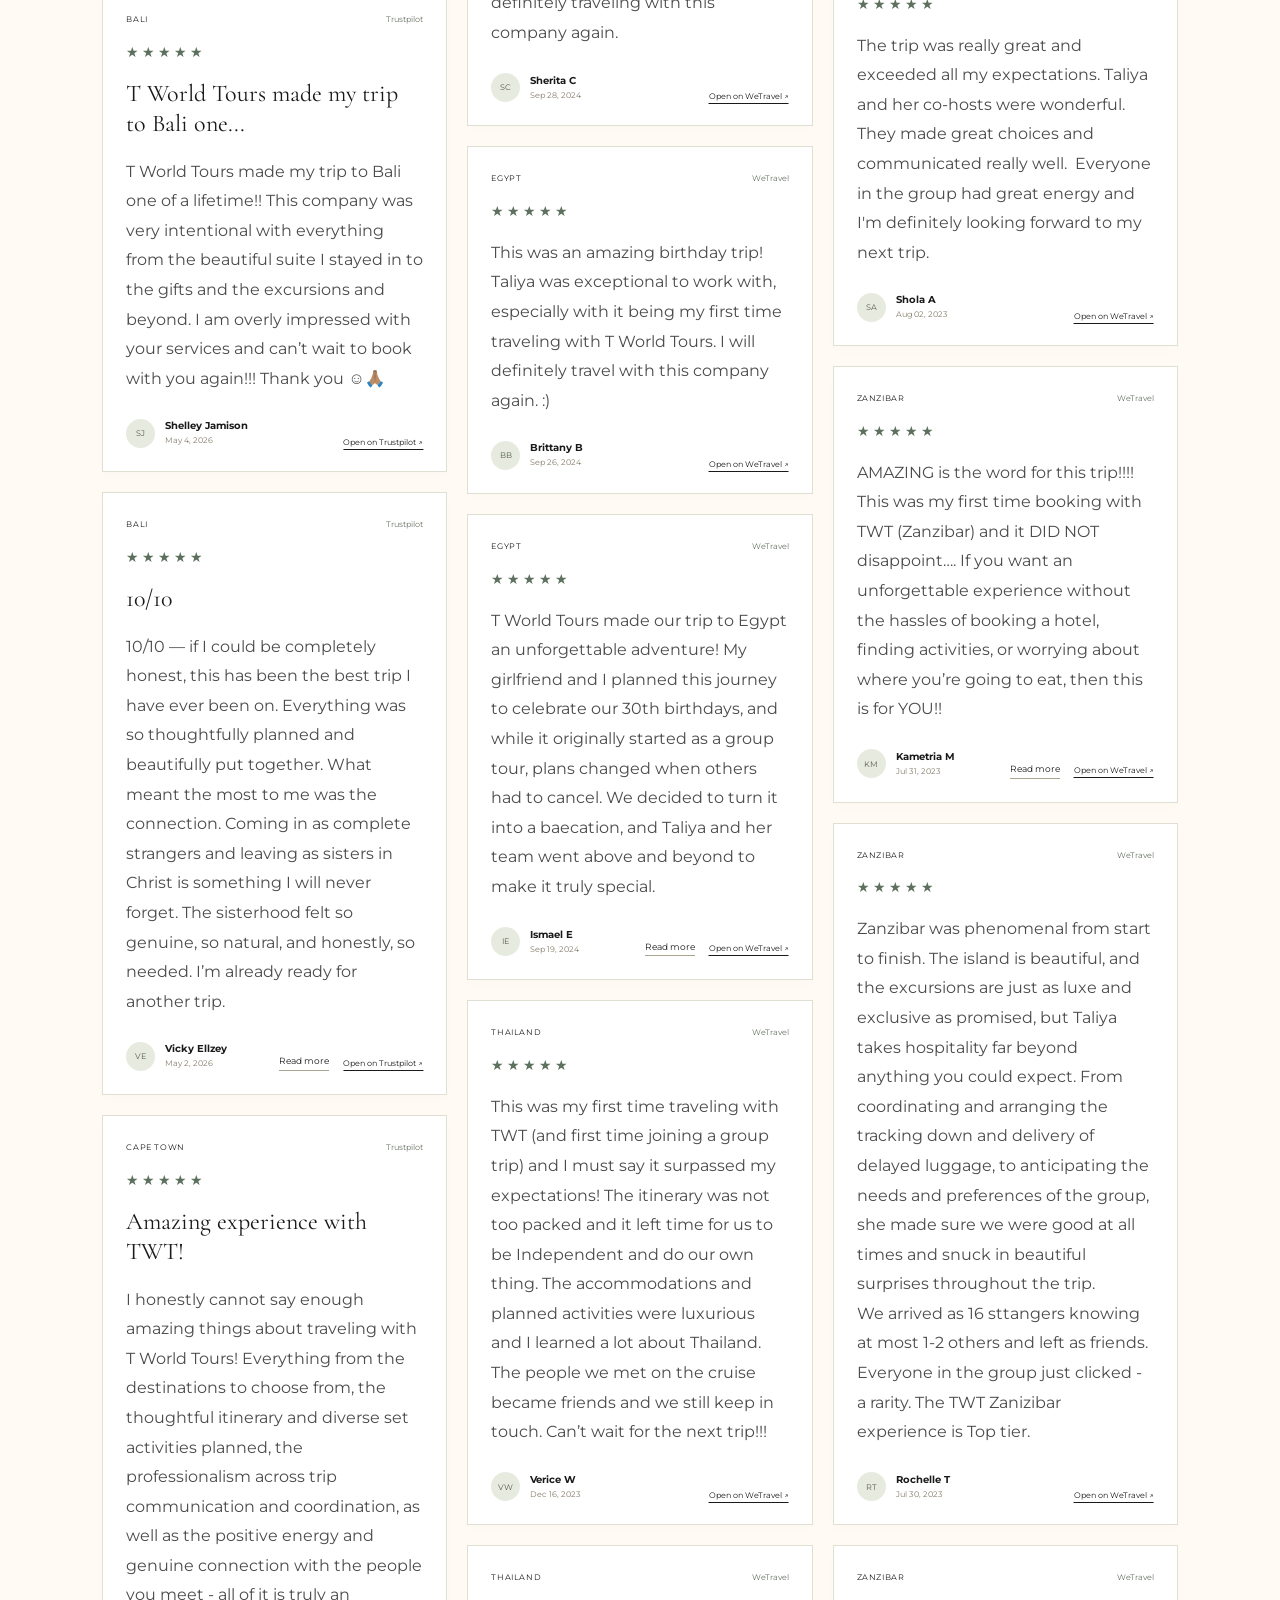
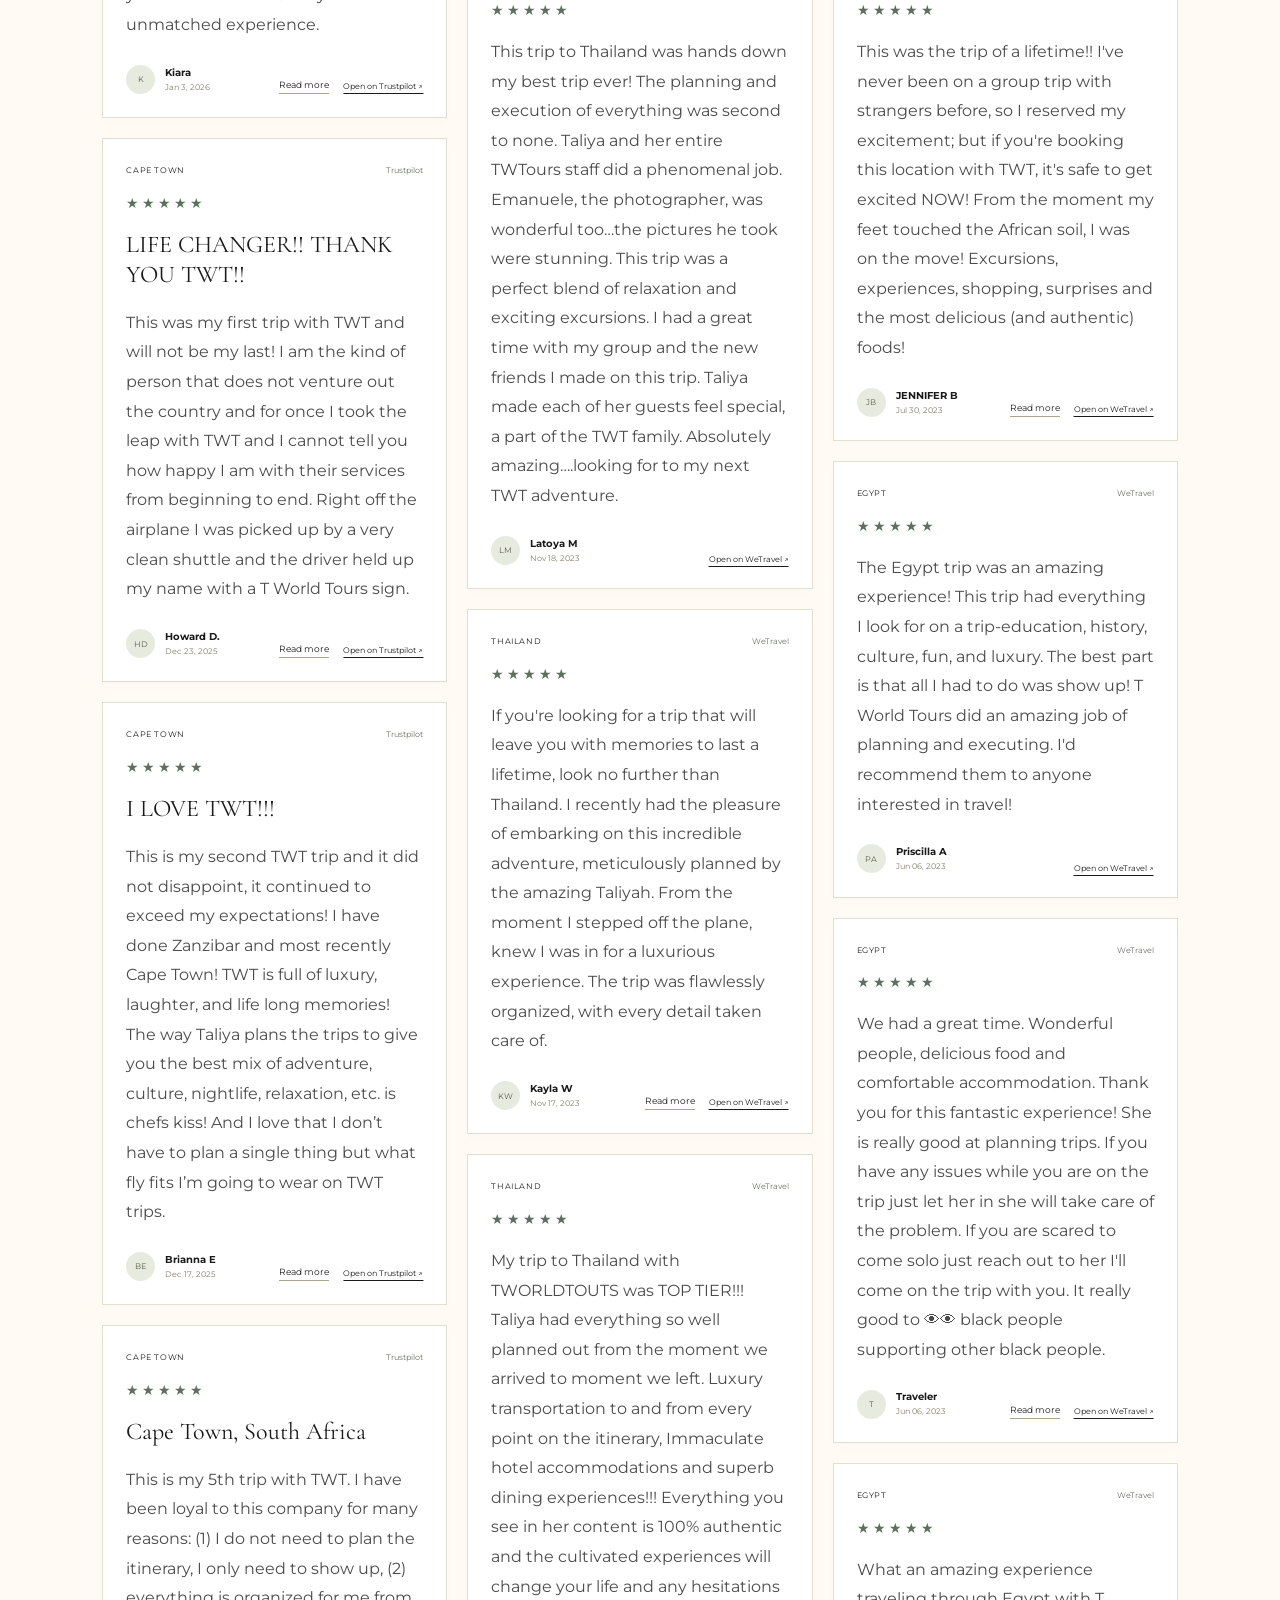
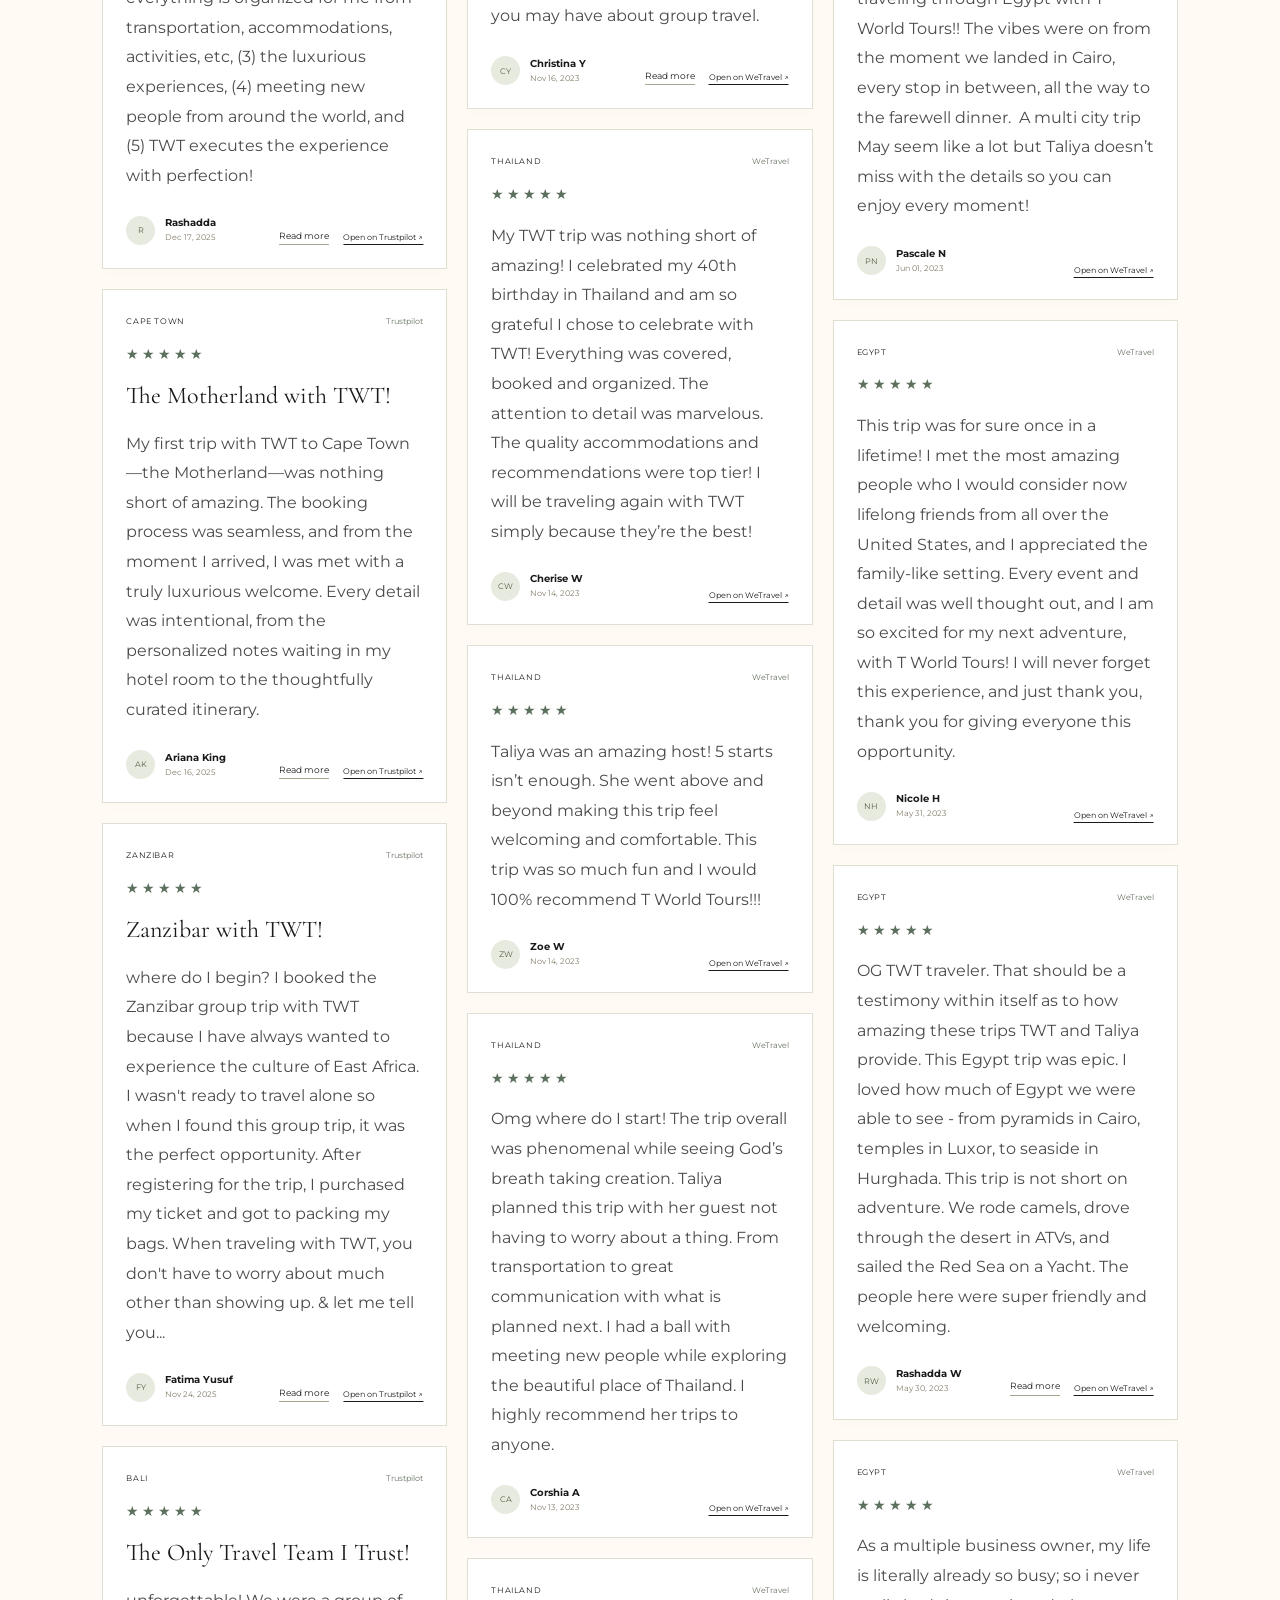
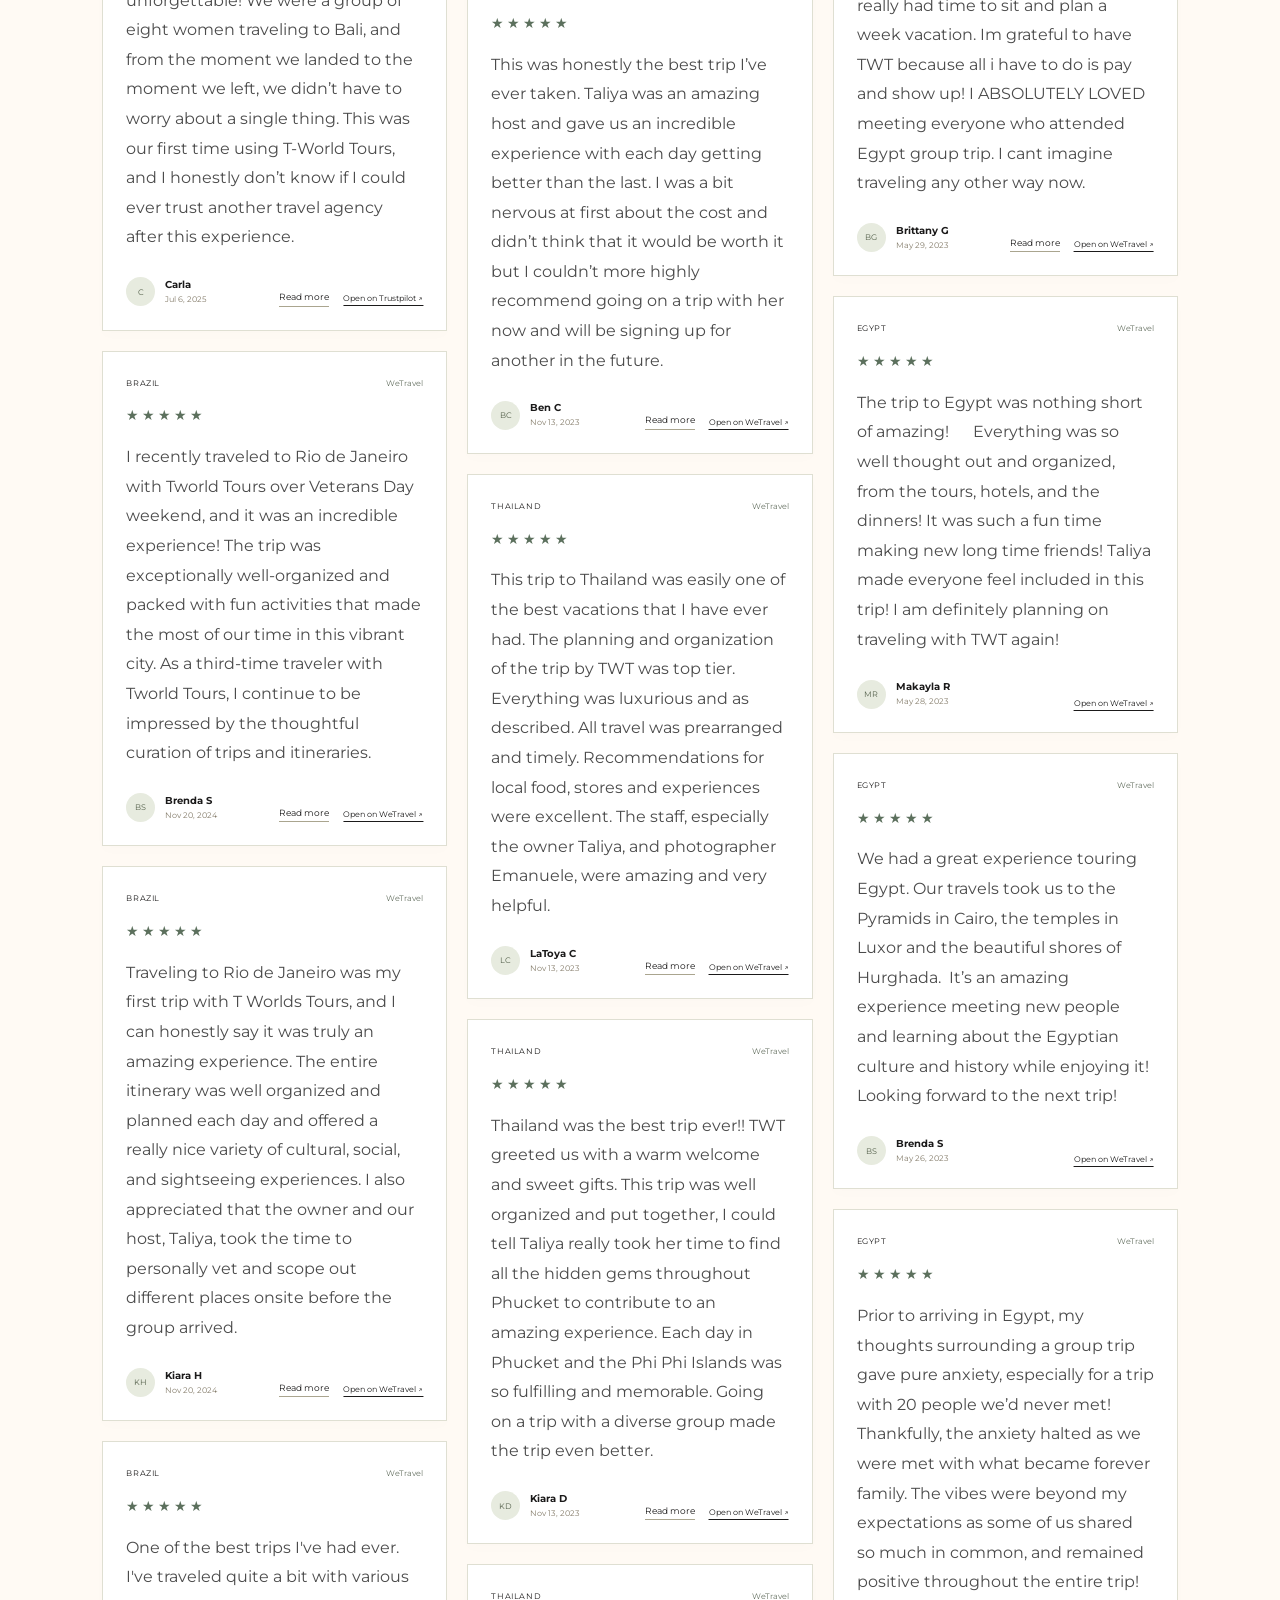
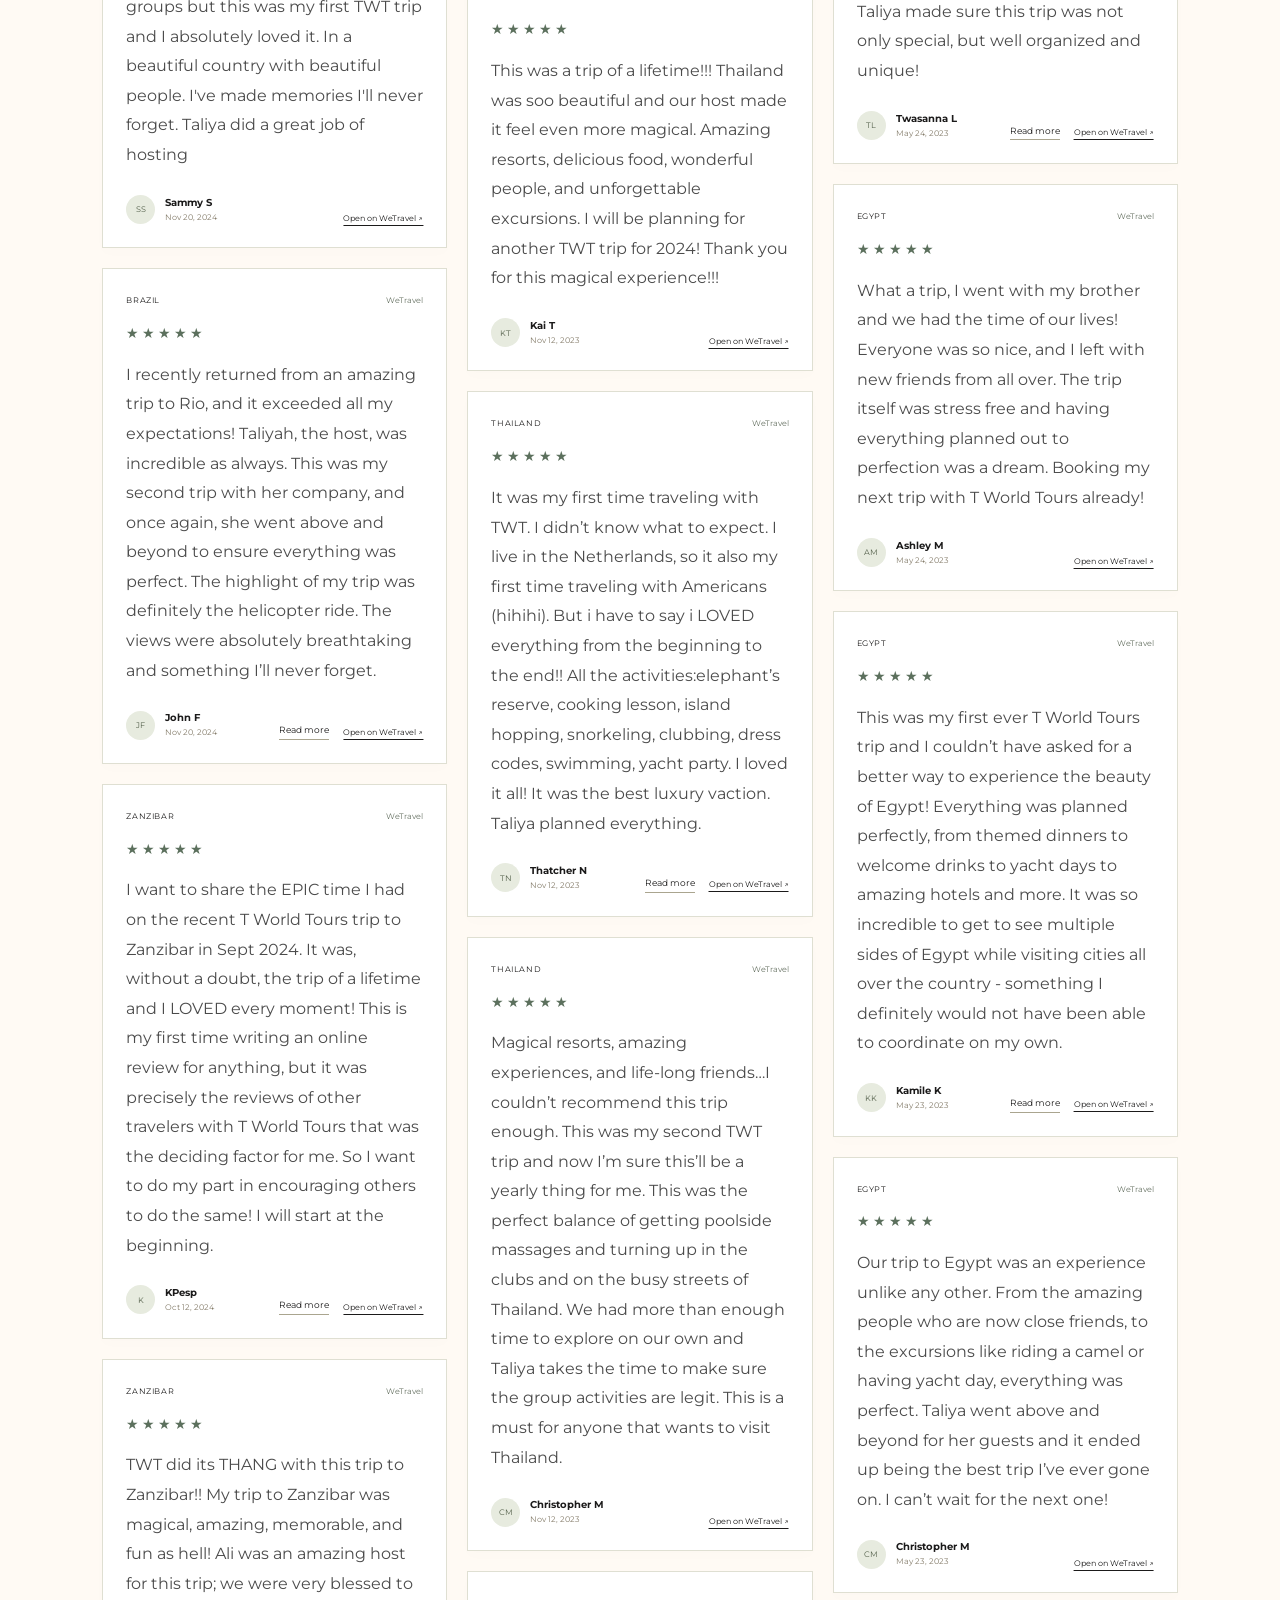
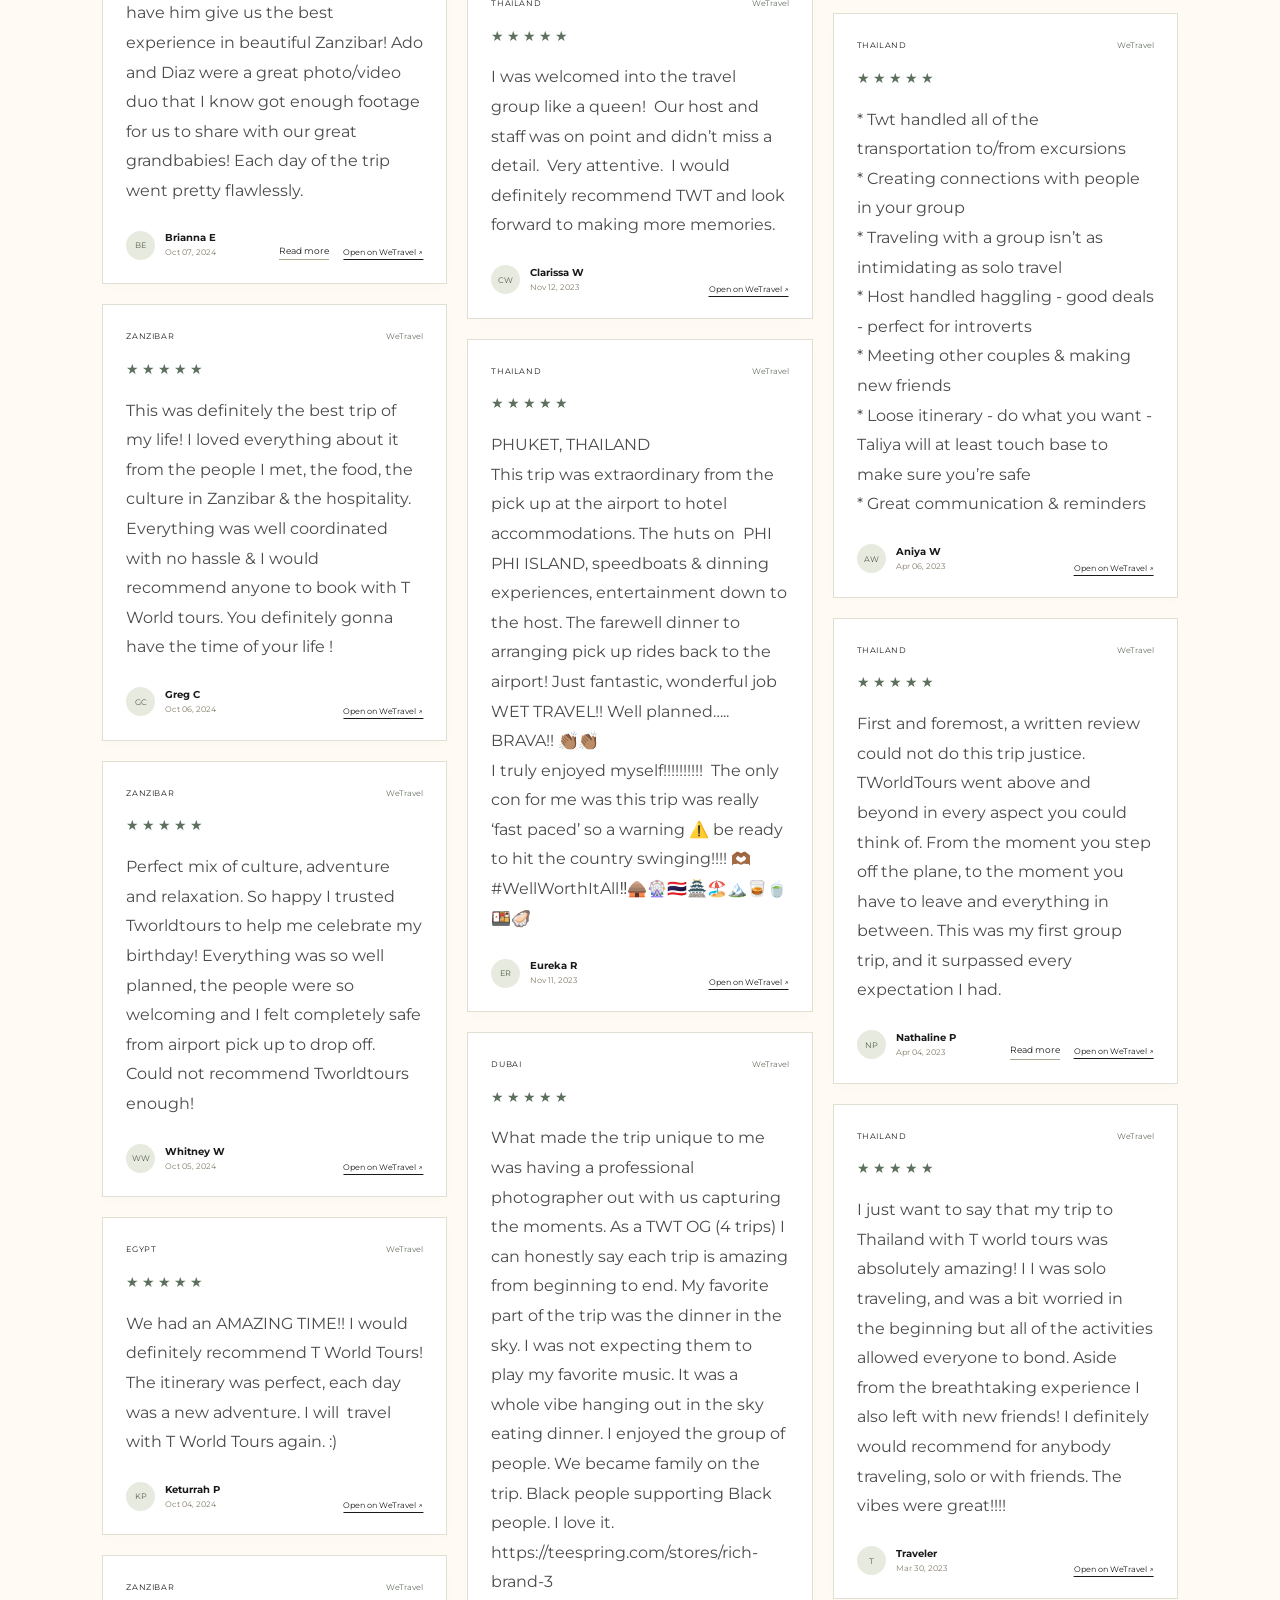
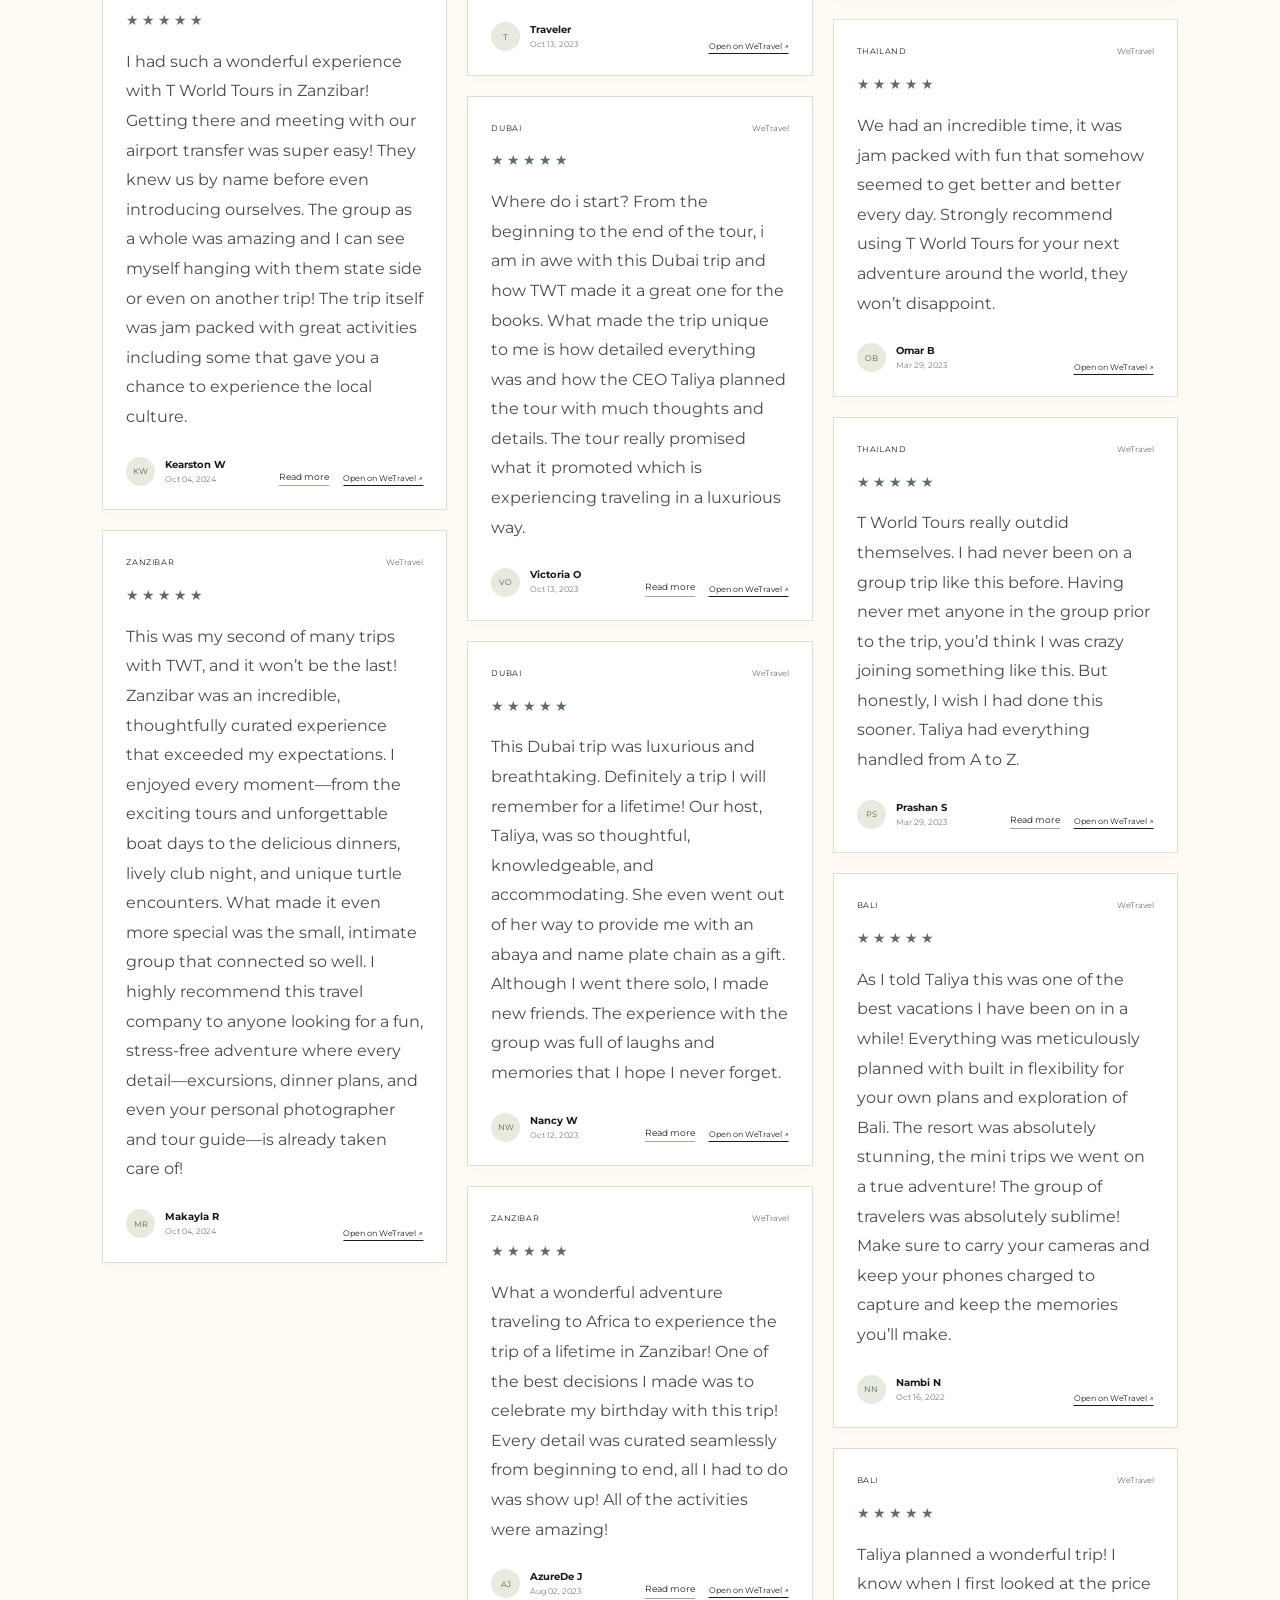
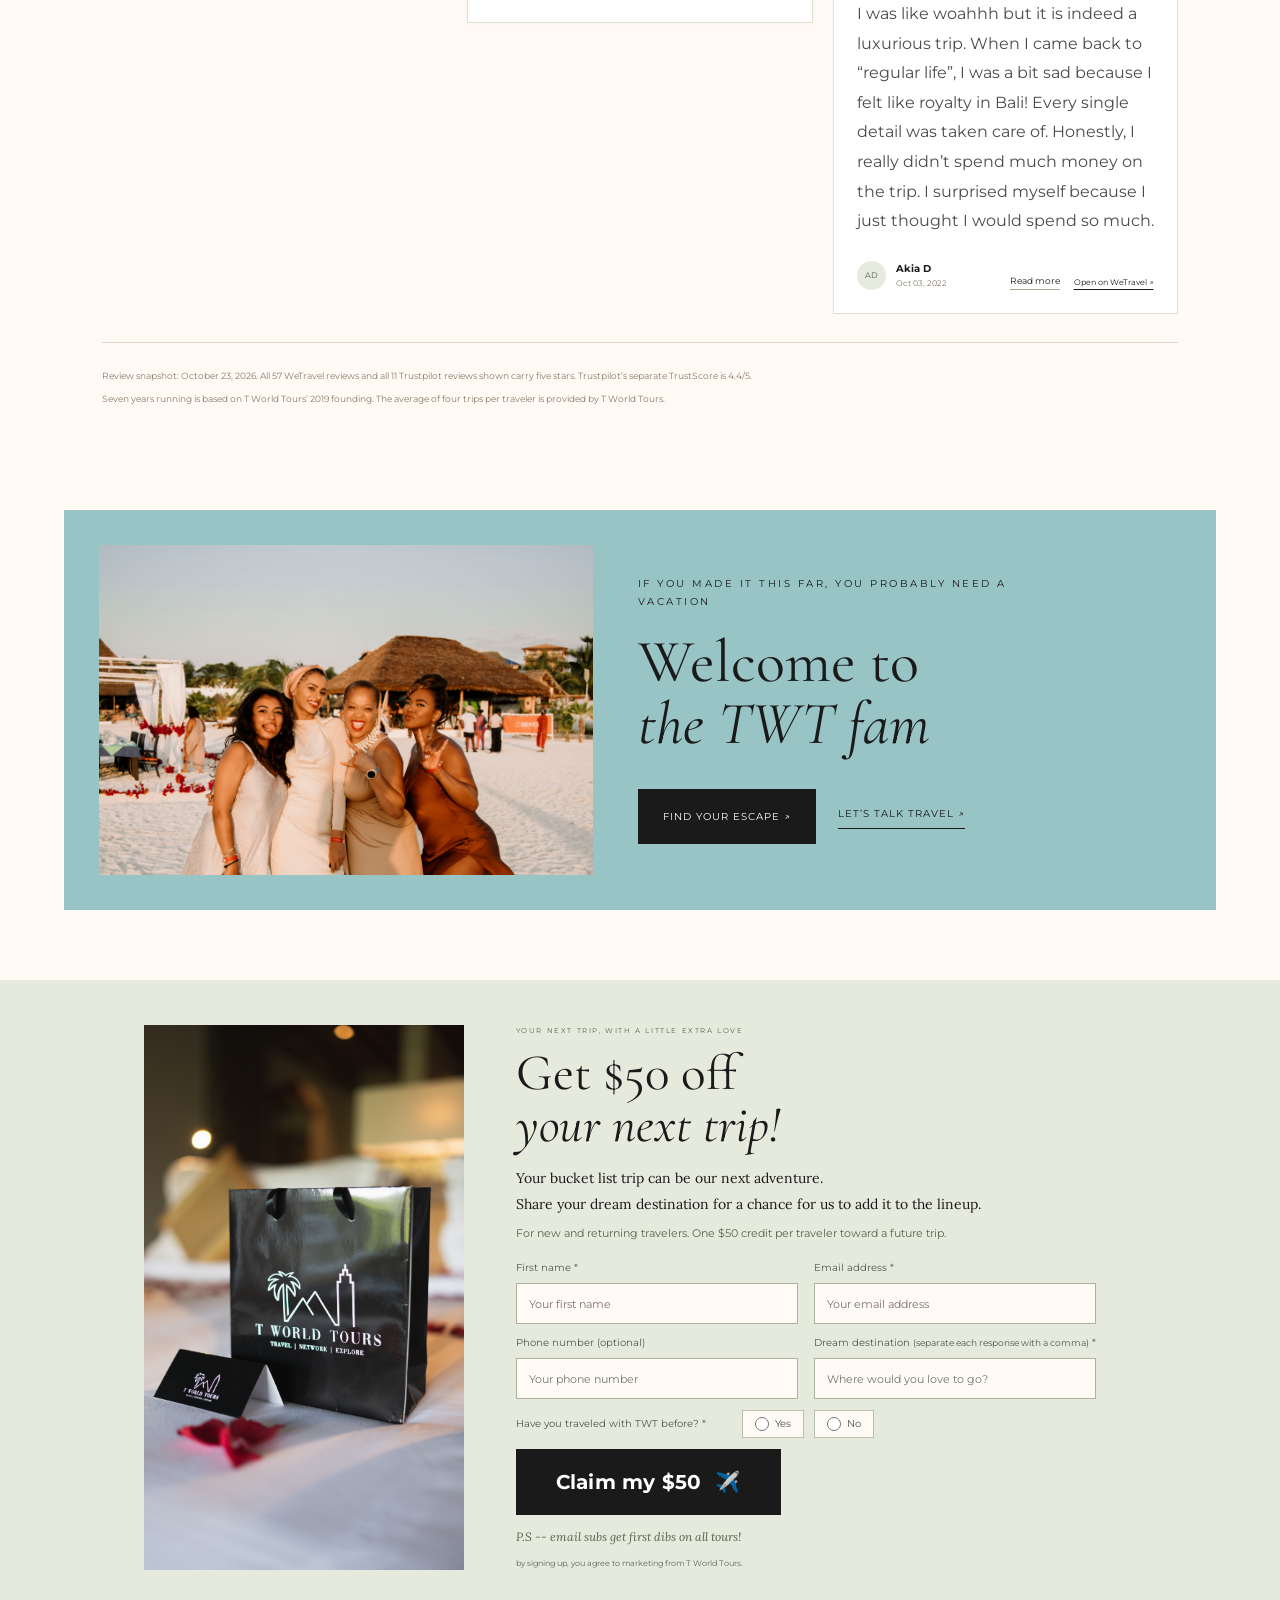
<file: T-World-Tours-v74 2/stories.html>
<!doctype html><html lang="en"><head><meta charset="UTF-8"><meta name="viewport" content="width=device-width,initial-scale=1"><title>Traveler Stories | Real Reviews — T World Tours</title><meta name="description" content="Luxury group trips for busy professionals, culture-seekers, and vibe curators. Explore our featured Magic of Marrakech girls trip, March 15–20, 2027."><meta name="theme-color" content="#fffaf4"><link rel="stylesheet" href="styles.css"><script defer src="content.js"></script><script defer src="stories-data.js"></script><script defer src="gallery-data.js"></script><script defer src="app.js"></script></head><body><div id="app"></div><noscript>Please enable JavaScript to explore T World Tours. Book the Morocco trip at <a href="https://secure.booktworldtours.com/tour/tworldtours-magic-of-morocco-girls-trip-15/overview">our secure booking page</a>.</noscript></body></html>
</file>
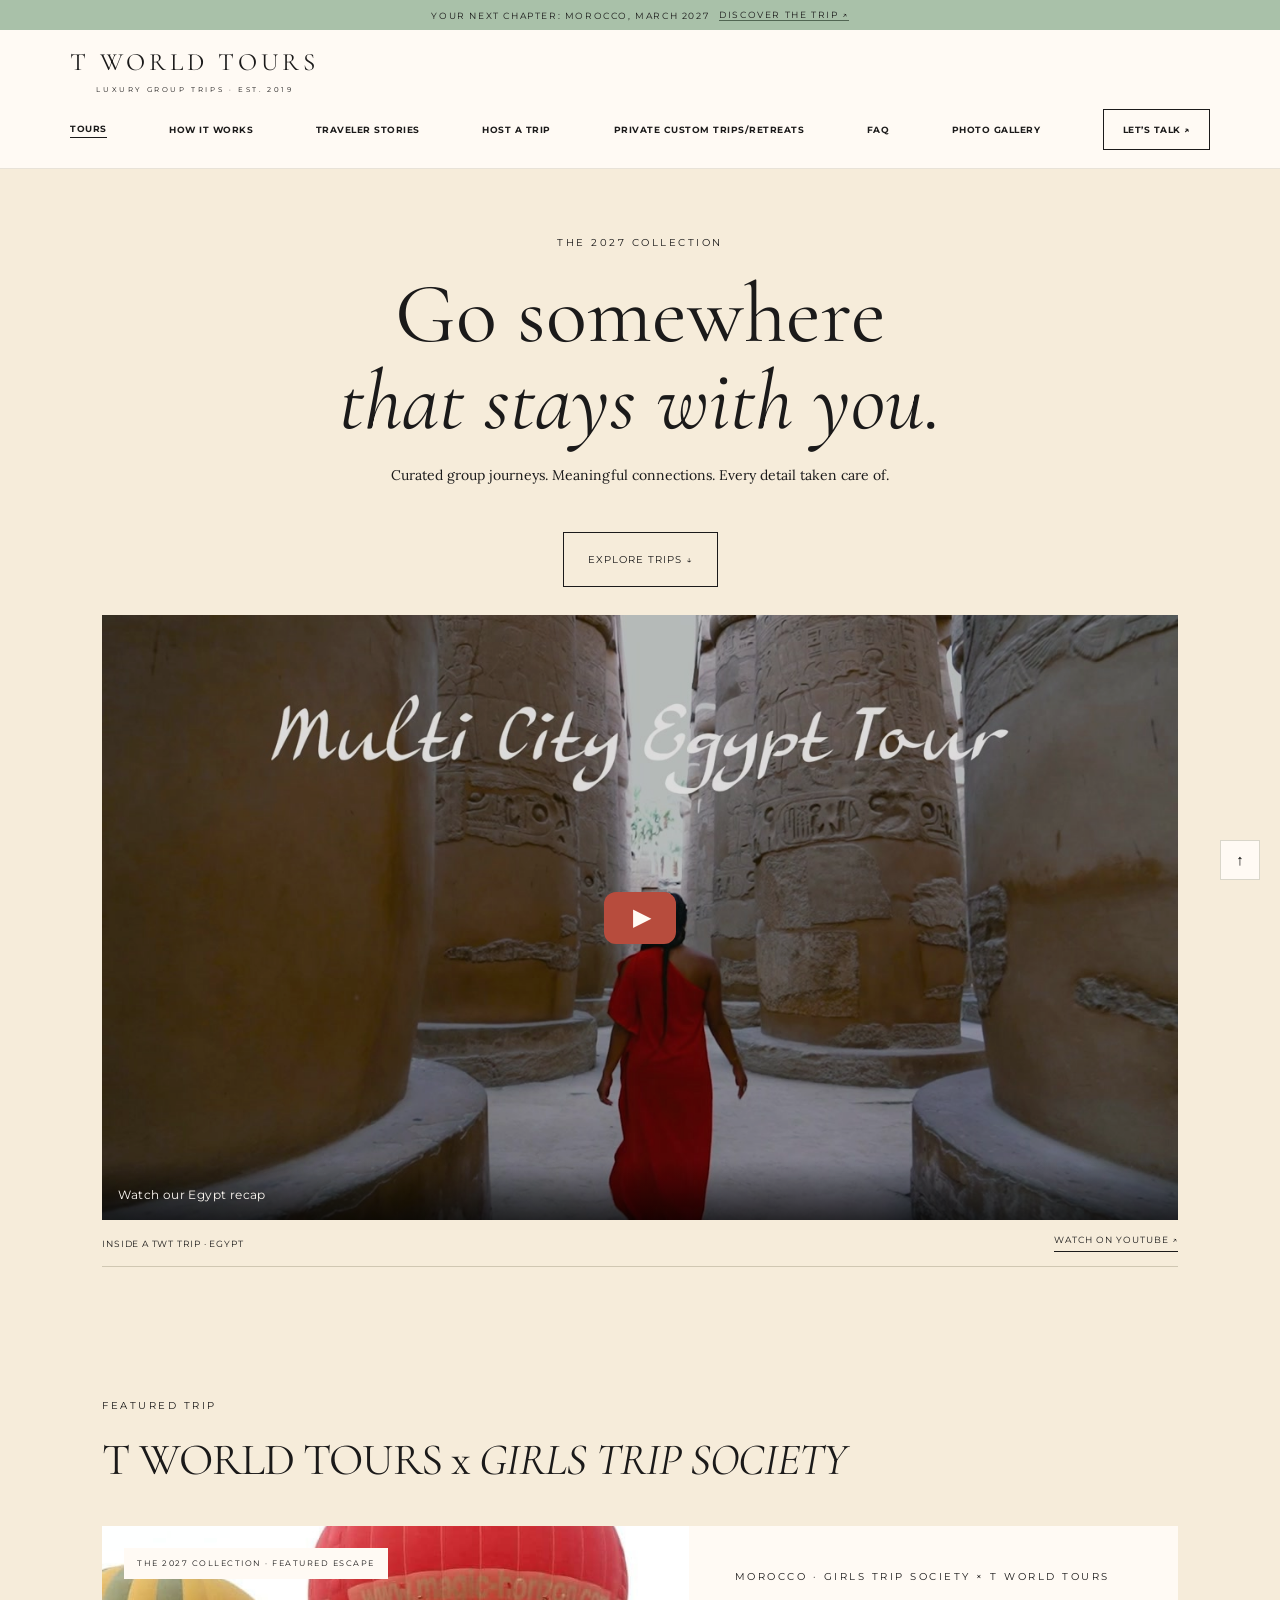
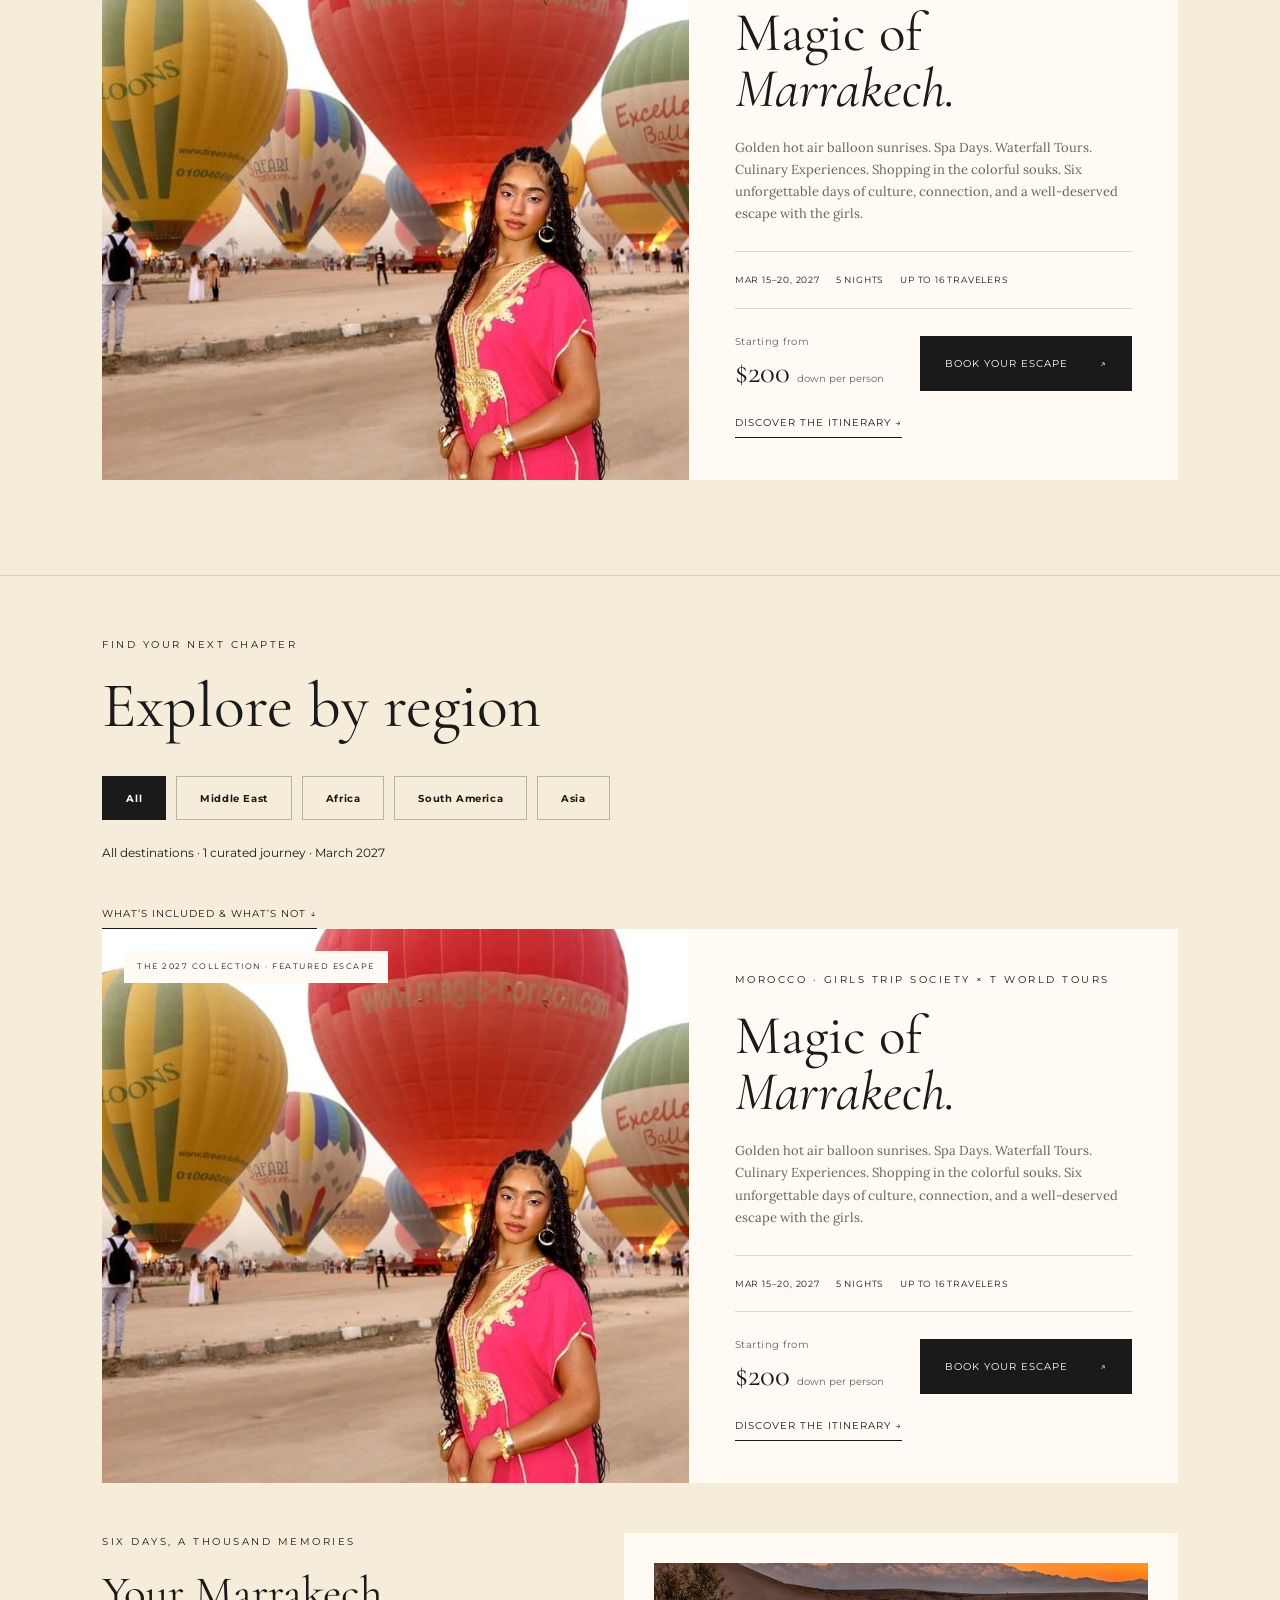
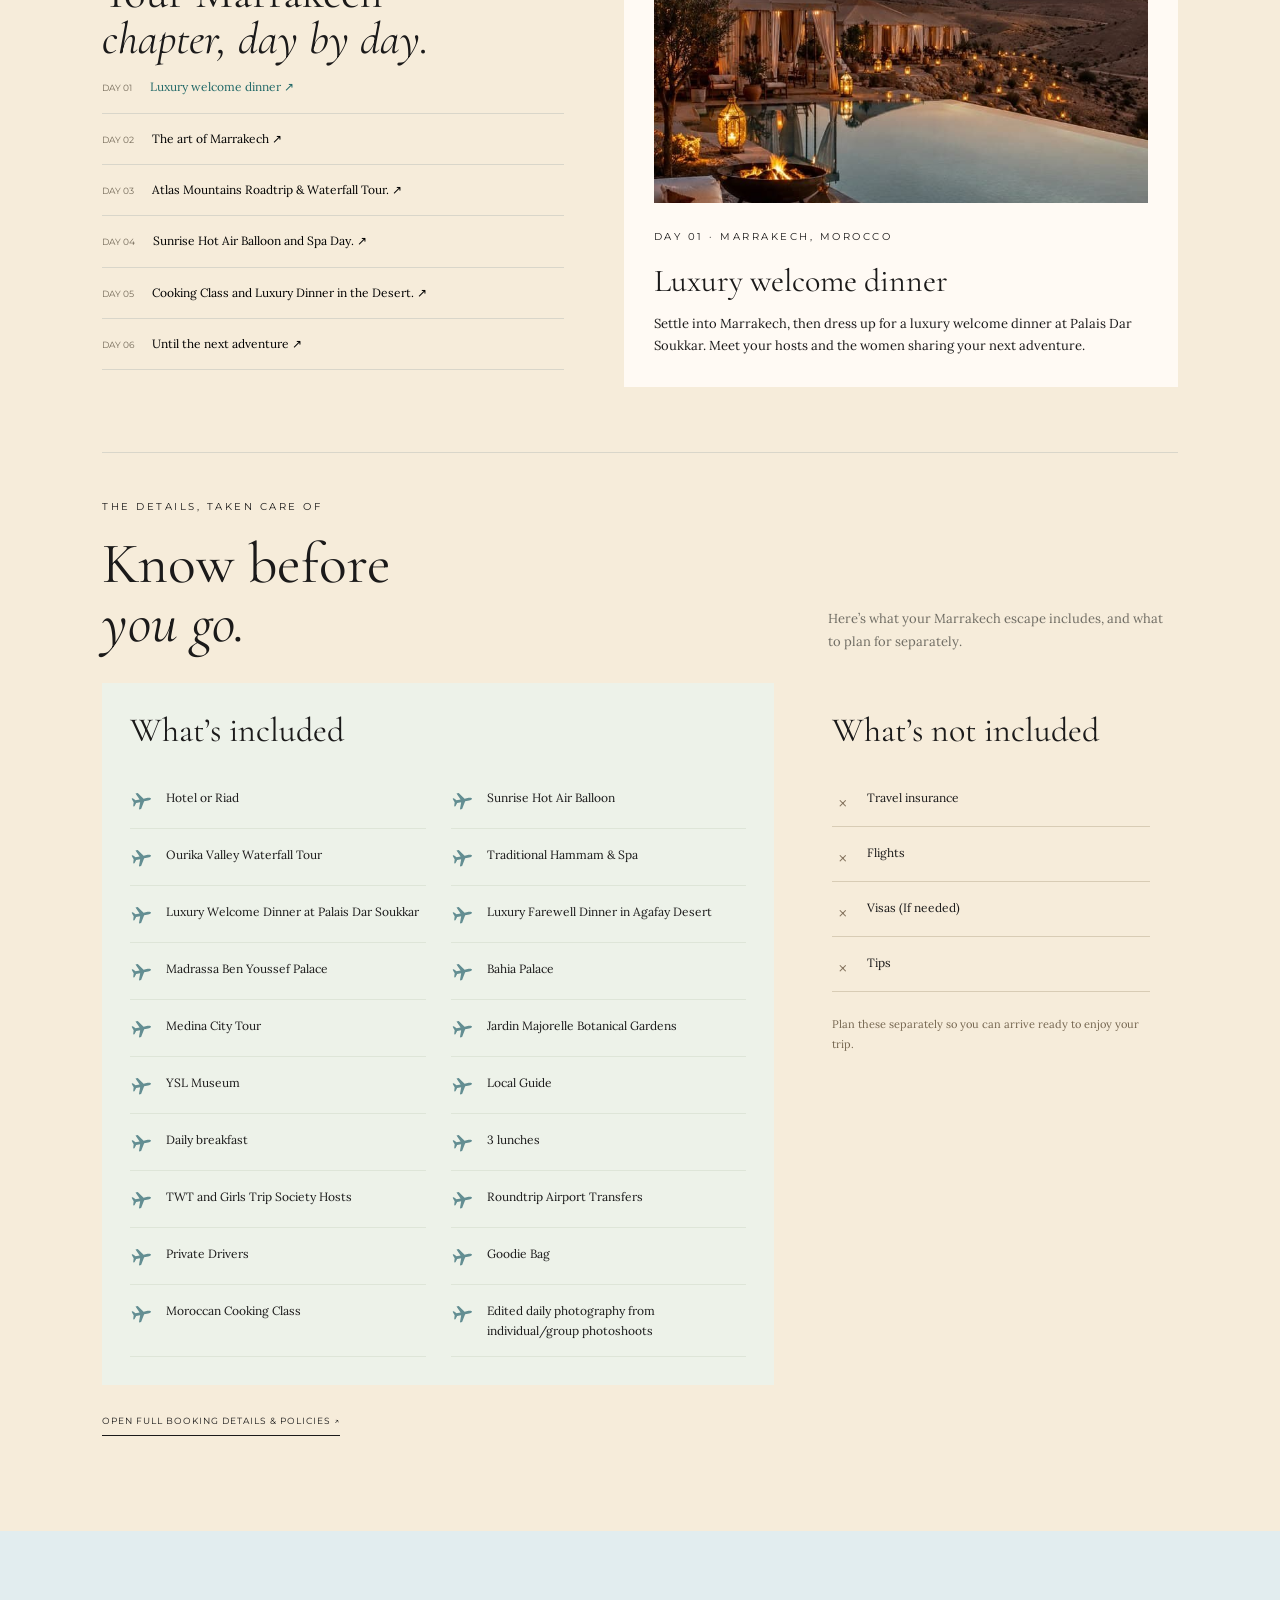
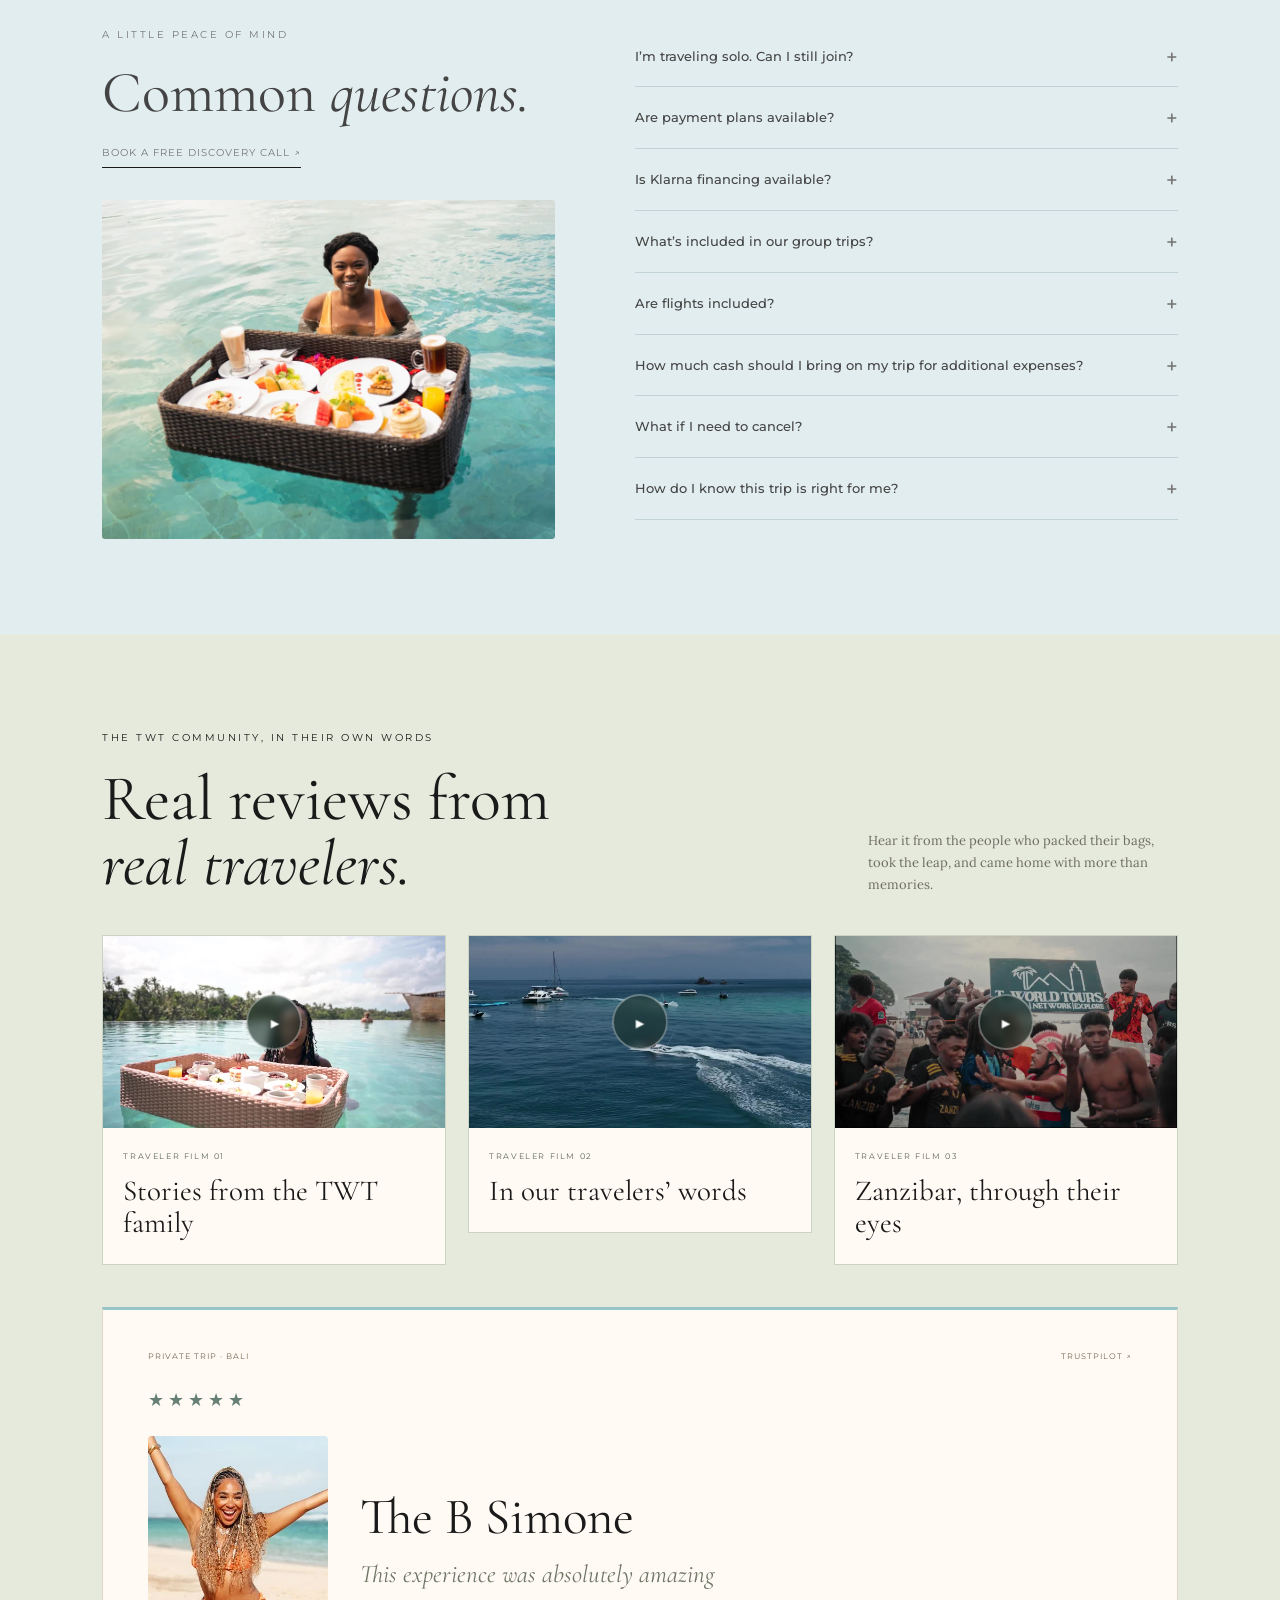
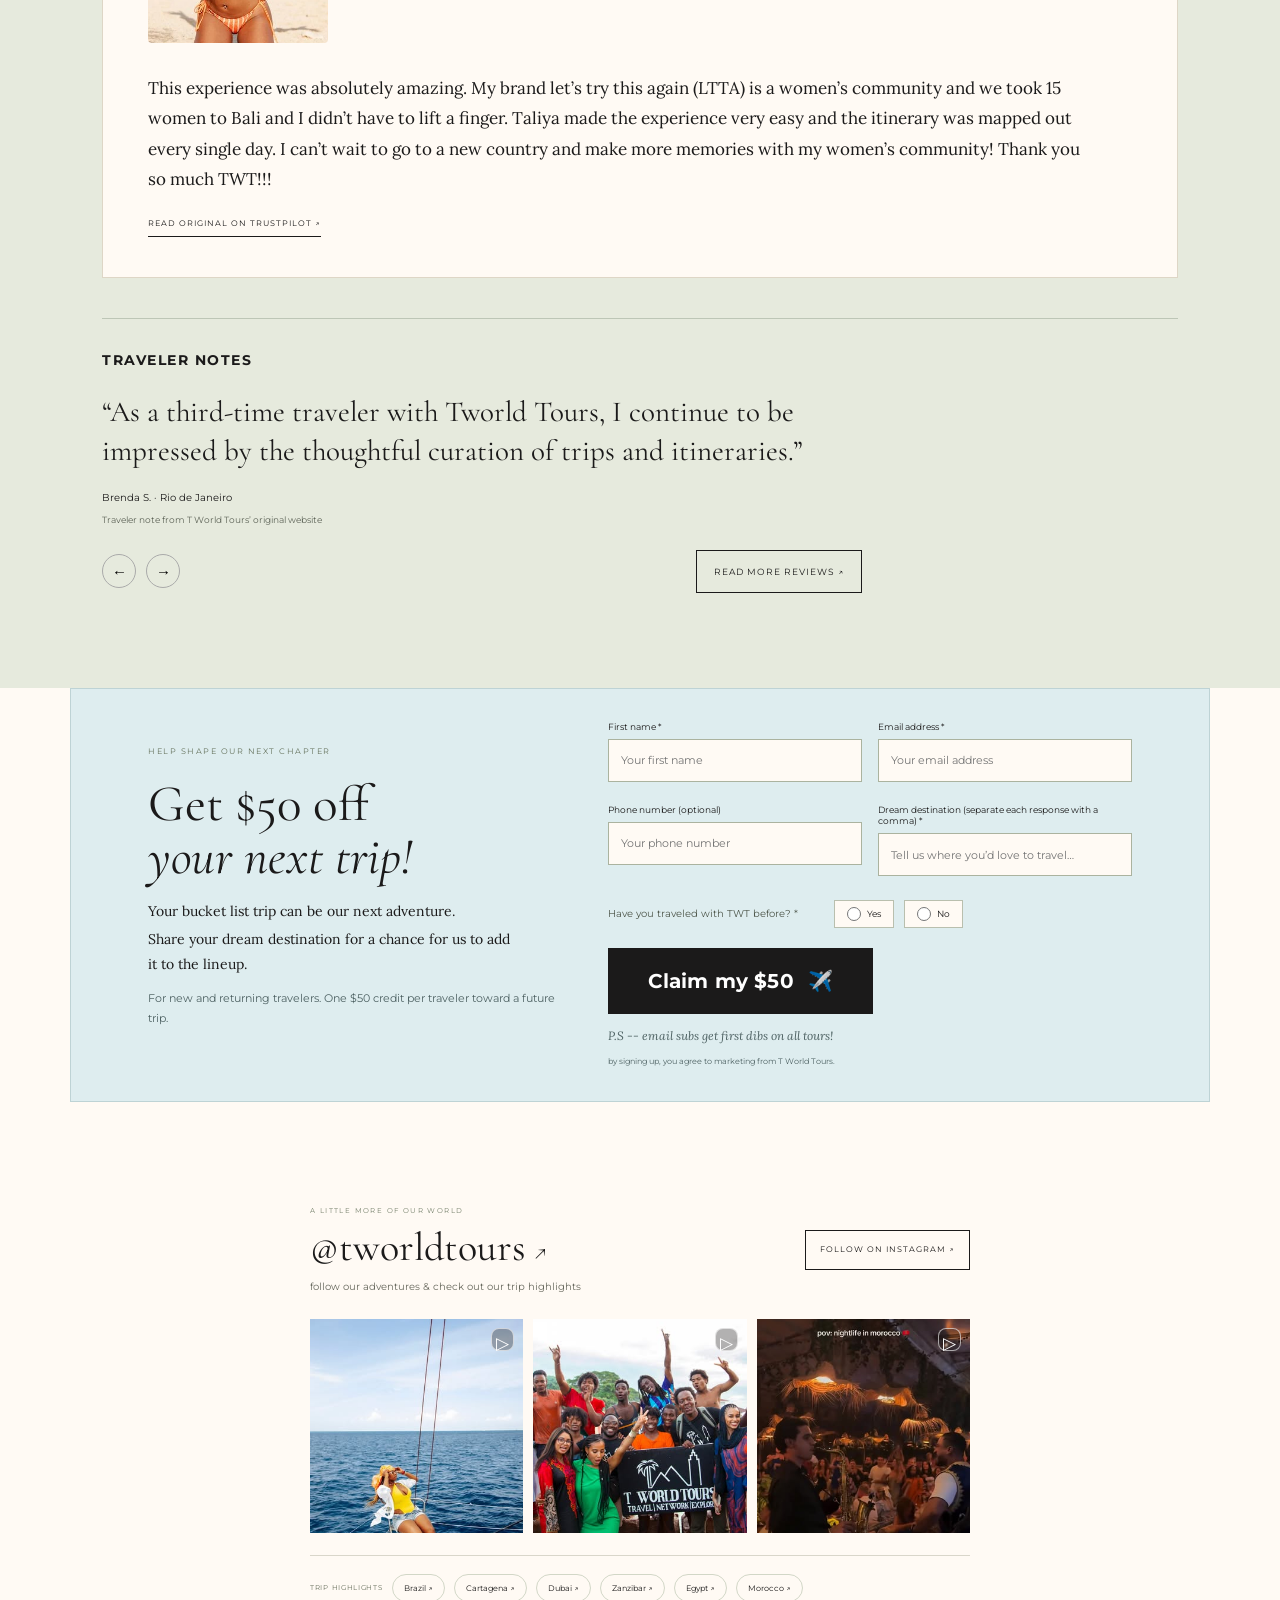
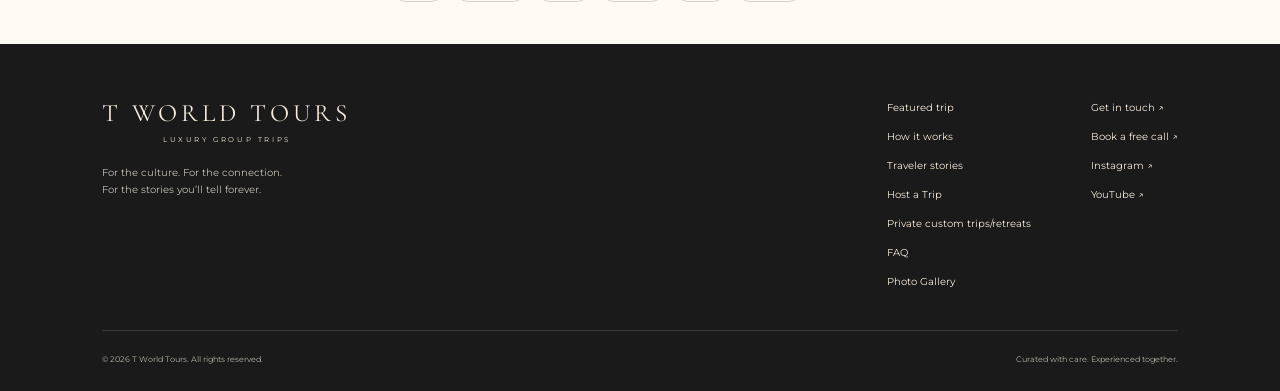
<file: T-World-Tours-v74 2/tours.html>
<!doctype html><html lang="en"><head><meta charset="UTF-8"><meta name="viewport" content="width=device-width,initial-scale=1"><title>Group Trips by Region — T World Tours</title><meta name="description" content="Luxury group journeys for culture, connection, and adventure. Discover our featured 2027 Magic of Marrakech girls trip, March 15–20."><meta name="theme-color" content="#fffaf4"><link rel="stylesheet" href="styles.css"><script defer src="content.js"></script><script defer src="stories-data.js"></script><script defer src="gallery-data.js"></script><script defer src="app.js"></script></head><body><div id="app"></div><noscript>Please enable JavaScript to explore T World Tours. Book the Morocco trip at <a href="https://secure.booktworldtours.com/tour/tworldtours-magic-of-morocco-girls-trip-15/overview">our secure booking page</a>.</noscript></body></html>
</file>
<file: T-World-Tours-v74 2/styles.css>
@import url('https://fonts.googleapis.com/css2?family=Allura&family=Cormorant+Garamond:ital,wght@0,400;0,500;0,600;1,400;1,500&family=Lora:wght@400;500&family=Montserrat:wght@400;500;600&family=Playfair+Display:wght@400;500&display=swap');
:root{--cream:#fffaf4;--sand:#f6ecda;--ink:#1b1a1a;--sage:#a9c1a9;--olive:#91917f;--sea:#98c4c6;--line:#d9d6ca;--serif:'Cormorant Garamond',Georgia,serif;--body:'Lora',Georgia,serif;--ui:'Montserrat',sans-serif}*{box-sizing:border-box}html{scroll-behavior:smooth;scroll-padding-top:100px}body{margin:0;background:var(--cream);color:var(--ink);font-family:var(--body);font-size:15px;line-height:1.7}button,input,select{font:inherit}button,a{-webkit-tap-highlight-color:transparent}a{color:inherit;text-decoration:none}button{cursor:pointer}button:focus-visible,a:focus-visible,summary:focus-visible{outline:3px solid #237b7c;outline-offset:5px}img{width:100%;height:100%;object-fit:cover;display:block}h1,h2,h3,p{margin:0}h1,h2,h3{font-family:var(--serif);font-weight:400;line-height:1.02}h2{font-size:clamp(44px,5vw,74px)}h3{font-size:36px}p{max-width:620px}em{font-weight:400}small,.eyebrow,.btn,nav,.tag,.text-link,.filters,.meta,.tabs,summary,footer{font-family:var(--ui)}.eyebrow{font-size:10px;letter-spacing:2.5px;text-transform:uppercase;display:block;margin-bottom:20px}.topbar{height:30px;background:var(--sage);display:flex;align-items:center;justify-content:center;font:9px var(--ui);letter-spacing:1.6px}.topbar a{border-bottom:1px solid #526653;margin-left:10px}header{height:100px;display:flex;align-items:center;justify-content:space-between;padding:0 5.5%;background:var(--cream);position:sticky;top:0;z-index:20;border-bottom:1px solid #e8e2d8}.wordmark{font:25px var(--serif);letter-spacing:4px;line-height:1.15;text-align:center}.wordmark span{display:block;font:7px var(--ui);letter-spacing:2.6px;margin-top:8px}nav{display:flex;align-items:center;gap:30px;font-size:10px;letter-spacing:.5px}nav a:hover,nav a[aria-current=page]{border-bottom:1px solid var(--ink)}.nav-cta{border:1px solid var(--ink);padding:12px 19px}.menu-toggle{display:none;border:0;background:none;font:12px var(--ui)}.hero{position:relative;height:690px;min-height:580px;color:white;overflow:hidden;background:#32565d}.hero>img,.hero>video{position:absolute;inset:0;object-fit:cover;width:100%;height:100%}.hero>img{animation:drift 20s ease-in-out infinite alternate}.hero:after{content:'';position:absolute;inset:0;background:linear-gradient(90deg,#092b32a3,#092b3233),linear-gradient(0deg,#102c3366,transparent 45%)}.hero-content{position:relative;z-index:1;padding:115px 8%;max-width:950px}.hero h1{font-size:clamp(68px,7.4vw,108px);letter-spacing:-2px;margin-bottom:26px}.hero p{font-size:15px;max-width:400px;color:#f9f7ed}.actions{display:flex;align-items:center;gap:25px;flex-wrap:wrap;margin-top:32px}.btn{display:inline-flex;align-items:center;justify-content:space-between;gap:32px;font-size:10px;letter-spacing:1px;text-transform:uppercase;padding:18px 24px;border:1px solid var(--ink);background:var(--ink);color:white;transition:.2s}.btn:hover{background:#3c5146;transform:translateY(-2px)}.btn.light{background:var(--sand);color:var(--ink);border-color:var(--sand)}.btn.outline{background:transparent;color:var(--ink)}.watch{background:none;border:0;color:inherit;font:10px var(--ui);display:flex;gap:12px;align-items:center}.play{border:1px solid currentColor;border-radius:50%;height:43px;width:43px;display:inline-grid;place-items:center;font-size:12px;padding-left:2px}.hero-bottom{position:absolute;bottom:28px;left:8%;right:5%;display:flex;justify-content:space-between;z-index:1;font:9px var(--ui);letter-spacing:2px;text-transform:uppercase}.hero-dots{display:flex;gap:10px}.hero-dots button{width:22px;height:3px;background:#ffffff55;border:0;padding:0}.hero-dots button.active{background:white}.values{padding:24px 6%;display:flex;justify-content:space-around;gap:20px;border-bottom:1px solid var(--line);font:9px var(--ui);letter-spacing:1.5px;text-transform:uppercase}.values span:before{content:'✧';margin-right:13px;color:#637767}.section{padding:95px 8%}.intro{display:grid;grid-template-columns:1.1fr 1fr;gap:90px;align-items:center}.intro h2{font-size:65px}.intro p{font-size:15px;color:#605d55}.text-link{display:inline-block;border-bottom:1px solid var(--ink);padding-bottom:6px;margin-top:22px;font-size:10px;letter-spacing:1px;text-transform:uppercase}.section-head{display:flex;justify-content:space-between;align-items:end;gap:30px;margin-bottom:38px}.section-head p{font-size:13px;color:#706d64;max-width:310px}.trips{background:var(--sand)}.trip-feature{display:grid;grid-template-columns:1.2fr 1fr;background:var(--cream)}.trip-img{position:relative;min-height:500px;overflow:hidden}.trip-img img{position:absolute;inset:0;transition:transform .6s}.trip-img:hover img{transform:scale(1.04)}.tag{position:absolute;top:22px;left:22px;background:var(--cream);padding:9px 13px;font-size:8px;letter-spacing:1.5px;text-transform:uppercase}.trip-copy{padding:42px 46px}.trip-copy h3{font-size:55px;margin:15px 0 20px}.trip-copy p{font-size:13px;color:#68645c}.meta{font-size:9px;letter-spacing:.8px;display:flex;gap:16px;margin:26px 0;padding:20px 0;border-block:1px solid var(--line);flex-wrap:wrap}.price{font-family:var(--serif);font-size:31px;line-height:1.3}.price span{font:10px var(--ui);color:#666}.trip-foot{display:flex;gap:20px;justify-content:space-between;align-items:center}.filters{display:flex;gap:10px;margin-bottom:25px;flex-wrap:wrap}.filters button,.tabs button{border:1px solid var(--line);background:transparent;font-size:10px;padding:10px 17px}.filters button[aria-pressed=true],.tabs button[aria-selected=true]{background:var(--ink);color:white;border-color:var(--ink)}.filter-note{font:12px var(--ui);margin:10px 0 20px}.journey{display:grid;grid-template-columns:1fr 1fr;gap:75px;align-items:center}.journey-photo{position:relative;height:550px}.journey-photo img{object-position:center}.photo-note{position:absolute;bottom:22px;left:22px;background:var(--cream);padding:15px 22px;font:italic 23px var(--serif)}.journey h2{margin-bottom:25px}.journey p{color:#68645c;font-size:14px}.promises{margin-top:25px}.promises>div{border-top:1px solid var(--line);padding:15px 0;display:grid;grid-template-columns:35px 1fr}.promises span{font:10px var(--ui);padding-top:5px;color:#777}.promises h3{font-size:27px;margin-bottom:8px}.promises p{font-size:12px}.moments{padding-top:0}.gallery{display:grid;grid-template-columns:1fr 1.2fr 1fr;gap:18px}.gallery button{height:350px;position:relative;border:0;padding:0;overflow:hidden;background:var(--sand)}.gallery button:nth-child(2){margin-top:45px}.gallery img{transition:transform .5s}.gallery button:hover img{transform:scale(1.07)}.gallery span{position:absolute;bottom:18px;left:18px;color:white;font:11px var(--ui);text-shadow:0 1px 4px black}.reviews{background:#e6eadd}.review-grid{display:grid;grid-template-columns:1fr 1fr;gap:50px}.video-card{position:relative;min-height:370px;border:0;padding:0;text-align:left;color:white;background:#36504b}.video-card:after{content:'';position:absolute;inset:0;background:linear-gradient(0deg,#000b,transparent 70%)}.video-card>img{position:absolute;inset:0}.video-card .play{position:absolute;top:40%;left:44%;z-index:1;width:65px;height:65px}.video-label{position:absolute;bottom:26px;left:26px;z-index:1}.video-label h3{font-size:32px}.video-label small{font-size:9px}.tabs{display:flex;gap:8px;margin-bottom:25px}.quote-text{font:29px/1.35 var(--serif);min-height:155px}.quote-name{font:10px var(--ui);margin-top:20px}.quote-source{font:9px var(--ui);color:#5f6559;margin-top:10px}.quote-controls{display:flex;gap:9px;margin-top:18px}.circle{border:1px solid #aaa;background:transparent;width:34px;height:34px;border-radius:50%}.review-destinations{display:flex;justify-content:space-between;gap:20px;border-top:1px solid #bdc6b6;margin-top:40px;padding-top:25px}.review-destinations a{font:14px var(--ui)}.review-destinations small{font-size:9px;display:block;margin-top:8px;color:#5e655a}.faq{display:grid;grid-template-columns:1fr 1.2fr;gap:80px}.faq h2{font-size:58px}.faq details{border-bottom:1px solid var(--line)}summary{list-style:none;padding:20px 28px 20px 0;font-size:11px;position:relative;cursor:pointer}summary:after{content:'+';position:absolute;right:0;font-size:20px;top:15px}details[open] summary:after{content:'−'}.faq details p{font-size:12px;padding-bottom:20px;color:#6c685e}.cta{margin:0 5% 70px;min-height:350px;background:var(--sea);display:flex;align-items:center;justify-content:center;text-align:center;padding:60px 25px}.cta h2{font-size:65px}.cta p{margin:18px auto 25px;font-size:13px}.cta .actions{justify-content:center;margin-top:0}footer{background:var(--ink);color:var(--sand);padding:55px 8% 25px;font-size:10px}.footer-top{display:flex;justify-content:space-between;gap:40px;padding-bottom:40px}.footer-top p{margin-top:20px;font-size:10px;max-width:280px;color:#c3bfb6}.footer-links{display:flex;gap:60px}.footer-links div{display:flex;flex-direction:column;gap:12px}.footer-bottom{padding-top:22px;border-top:1px solid #ffffff26;display:flex;justify-content:space-between;color:#b5b3a9;font-size:8px}.tours-intro{padding:65px 8%;text-align:center;background:var(--sand)}.tours-intro h1{font-size:85px}.tours-intro p{margin:20px auto;font-size:14px}.itinerary{margin-top:50px;display:grid;grid-template-columns:1fr 1.2fr;gap:60px}.itinerary h3{font-size:45px}.days button{display:block;width:100%;text-align:left;border:0;border-bottom:1px solid var(--line);background:transparent;padding:15px 0;font-size:12px}.days button[aria-pressed=true]{color:#226968}.days small{margin-right:18px;font-size:9px;color:#756b5a}.day-panel{background:var(--cream);padding:30px}.day-panel img{height:240px;margin-bottom:25px}.day-panel h3{font-size:32px;margin-bottom:15px}.day-panel p{font-size:13px}.includes{margin-top:35px;border-top:1px solid var(--line);padding-top:25px;font-size:12px}.includes h3{font-size:28px;margin-bottom:15px}dialog{border:0;padding:0;background:var(--cream);color:var(--ink);width:min(1000px,92vw);max-height:92vh;overflow:auto}dialog::backdrop{background:#111d}.modal-close{position:absolute;right:12px;top:10px;z-index:3;width:38px;height:38px;border:0;background:var(--cream);font-size:25px}.modal-content iframe,.modal-content video{display:block;width:100%;aspect-ratio:16/9;border:0}.modal-content img{max-height:78vh;object-fit:contain}.modal-caption{padding:15px 25px;font:14px var(--ui)}.modal-links{padding:12px 25px;font:11px var(--ui)}.back-top{position:fixed;right:20px;bottom:20px;width:40px;height:40px;border:1px solid var(--line);background:var(--cream);z-index:10}.reveal{opacity:0;transform:translateY(20px);transition:opacity .7s,transform .7s}.reveal.visible{opacity:1;transform:none}.skip{position:fixed;top:-80px;background:white;padding:10px;z-index:100}.skip:focus{top:0}@keyframes drift{to{transform:scale(1.06)}}@media(min-width:1500px){.section{padding-inline:max(8%,calc((100vw - 1280px)/2))}}@media(max-width:900px){nav{gap:17px}.intro,.journey{gap:35px}.section{padding:65px 6%}.trip-copy{padding:30px}.trip-copy h3{font-size:45px}.trip-foot{align-items:start;flex-direction:column}.faq{gap:35px}.hero{height:660px}.review-grid{gap:30px}.quote-text{font-size:25px}}@media(max-width:650px){header{height:80px}.wordmark{font-size:20px}.menu-toggle{display:block}nav{display:none;position:absolute;top:80px;left:0;right:0;background:var(--cream);padding:25px;flex-direction:column;align-items:stretch}nav.open{display:flex}.topbar{font-size:7px;letter-spacing:.7px}.hero{height:660px;min-height:0}.hero-content{padding:95px 7%}.hero h1{font-size:65px}.hero p{font-size:13px}.hero .actions{gap:20px}.hero-bottom{left:7%;font-size:7px;letter-spacing:1px}.values{display:grid;grid-template-columns:1fr 1fr;font-size:7px;padding:22px 6%;gap:17px}.intro,.trip-feature,.journey,.review-grid,.faq,.itinerary{grid-template-columns:1fr;gap:30px}.intro h2{font-size:49px}.section-head{display:block}.section-head p{margin-top:20px}.section-head .text-link{margin-top:18px}.trip-img{min-height:360px}.trip-copy{padding:30px 24px}.trip-foot{flex-direction:row;align-items:center}.trip-foot .btn{padding:15px;gap:10px;font-size:8px}.journey-photo{height:450px}.gallery{gap:10px;grid-template-columns:1fr 1fr}.gallery button{height:260px}.gallery button:nth-child(2){margin-top:25px}.gallery button:nth-child(3){display:none}.reviews .section-head h2{font-size:47px}.video-card{min-height:340px}.review-destinations{flex-direction:column;gap:22px}.cta{margin:0 4% 45px}.cta h2{font-size:49px}.footer-top{flex-direction:column}.footer-links{gap:55px}.footer-bottom{gap:15px;flex-direction:column}.tours-intro h1{font-size:60px}.itinerary{margin-top:35px}.section-head h2{font-size:50px}}@media(prefers-reduced-motion:reduce){html{scroll-behavior:auto}*,*:before,*:after{animation:none!important;transition:none!important}.reveal{opacity:1;transform:none}}

/* Inline video and traveler stories */
.hero iframe.hero-film{position:absolute;left:50%;top:50%;width:max(100%,1227px);height:max(100%,56.25vw);transform:translate(-50%,-50%);border:0;pointer-events:none;z-index:0}
.hero video.hero-film{position:absolute;inset:0;width:100%;height:100%;object-fit:cover;z-index:0}
.hero.photo-mode .hero-film{visibility:hidden}
.hero-video-toggle{position:relative;color:white;background:#17363b99;border:1px solid #ffffff88;padding:8px 12px;font:9px var(--ui);letter-spacing:1px;cursor:pointer}
.hero-video-toggle:hover{background:#17363b}


.native-testimonial-grid{display:grid;grid-template-columns:repeat(3,minmax(0,1fr));gap:22px;margin:36px 0 42px}
.native-testimonial-card{min-width:0;background:var(--cream);border:1px solid #cbd3c2}
.native-testimonial-card video{display:block;width:100%;height:auto;aspect-ratio:16/9;object-fit:contain;background:#161b17}
.native-testimonial-caption{padding:22px 20px 25px}
.native-testimonial-caption .eyebrow{font-size:8px;letter-spacing:1.6px;margin-bottom:12px;color:#5c6754}
.native-testimonial-caption h3{font-size:29px;line-height:1.1}
.native-review-notes{grid-template-columns:1fr;border-top:1px solid #bdc6b6;padding-top:32px}
.native-review-notes>div{max-width:760px}.native-review-notes .quote-text{min-height:0}
@media(max-width:650px){.native-testimonial-grid{grid-template-columns:repeat(3,minmax(0,1fr));gap:9px}.native-testimonial-caption h3{font-size:32px}.hero-bottom{flex-wrap:wrap;gap:20px}.hero-bottom>a{display:none}.hero-dots{order:3}.hero-video-toggle{font-size:8px}.hero iframe.hero-film{min-width:1174px;height:660px}}

.native-video-player{position:relative}.native-video-play{position:absolute;left:50%;top:45%;transform:translate(-50%,-50%);width:55px;height:55px;border:1px solid #fff9;border-radius:50%;background:#152a2399;backdrop-filter:blur(4px);color:white;font:20px var(--ui);padding-left:6px}.native-video-play:hover{background:#152a23d9}.native-video-play[hidden]{display:none}

/* Keep all three review films beside one another in every preview width. */
.native-testimonial-grid{grid-template-columns:repeat(3,minmax(0,1fr))!important;align-items:start}
@media(max-width:650px){.native-testimonial-caption{padding:12px 9px 15px}.native-testimonial-caption h3{font-size:clamp(14px,3.3vw,23px);overflow-wrap:anywhere}.native-testimonial-caption .eyebrow{font-size:6px;letter-spacing:.5px}.native-video-play{width:32px;height:32px;font-size:12px;padding-left:4px}}

.price .price-prefix{display:block;margin-bottom:4px;font:10px var(--ui);letter-spacing:.5px}
/* Traveler Stories: a dedicated destination-led review collection. */
.stories-hero{display:grid;grid-template-columns:.95fr 1.2fr;gap:55px;align-items:center;background:var(--sand);padding-top:65px;padding-bottom:65px}
.stories-intro h1{font-size:clamp(54px,5.6vw,86px);letter-spacing:-1.5px;margin-bottom:25px}
.stories-intro>p{font-size:14px;line-height:1.8;color:#615d51}
.stories-stats{display:grid;grid-template-columns:repeat(3,1fr);border-block:1px solid #d3cebb;margin-top:30px;padding:20px 0;gap:15px}
.stories-stats>div{display:flex;flex-direction:column;gap:7px}.stories-stats strong{font:46px/1 var(--serif)}.stories-stats strong span{font-size:26px}.stories-stats>div>span{font:8px/1.6 var(--ui);text-transform:uppercase;letter-spacing:1px}
.story-reels{display:grid;grid-template-columns:repeat(3,minmax(0,1fr));gap:13px}.story-reel-card{min-width:0}.story-reel-card:nth-child(2){margin-top:26px}.story-reel-frame{position:relative;background:#25352d;aspect-ratio:9/16;overflow:hidden;border-radius:100px 100px 3px 3px;isolation:isolate}
.story-reel-frame video{display:block;width:100%;height:100%;object-fit:cover}.story-reel-play{position:absolute;top:50%;left:50%;transform:translate(-50%,-50%);width:50px;height:50px;border:1px solid #fff9;border-radius:50%;background:#152a2399;color:white;font-size:17px;padding-left:5px;backdrop-filter:blur(5px)}.story-reel-play:hover{background:#152a23dd}.story-reel-play[hidden]{display:none}.story-reel-title{font:italic 20px/1.1 var(--serif);margin-top:14px;text-align:center}.reel-instruction{font:8px/1.7 var(--ui);letter-spacing:.5px;text-align:center;margin:25px auto 0;color:#68624f}
.stories-library{padding-top:75px}.stories-library h2{font-size:57px}.story-platforms{display:flex;flex-direction:column;gap:12px;align-items:flex-end;font:10px var(--ui)}.story-platforms a{border-bottom:1px solid #aaa58f;padding-bottom:4px}
.story-filter-bar{padding:22px 0 25px;border-block:1px solid var(--line)}.destination-tabs{display:flex;flex-wrap:wrap;gap:9px}.destination-chip{border:1px solid #d7d7c9;background:transparent;padding:12px 17px;font:10px var(--ui);color:var(--ink)}.destination-chip span{font-size:8px;opacity:.65;margin-left:5px}.destination-chip[aria-pressed=true]{background:var(--ink);color:var(--cream);border-color:var(--ink)}.destination-chip:hover{border-color:#637767}
.story-tools{display:grid;grid-template-columns:2fr 1fr 1fr;gap:20px;margin-top:23px}.story-tools label{display:flex;flex-direction:column;gap:9px;font:9px var(--ui);color:#6b675b}.story-tools input,.story-tools select{width:100%;min-width:0;padding:12px 13px;border:1px solid #d7d7c9;border-radius:0;background:var(--cream);font:11px var(--ui);color:var(--ink)}.story-results-count{font:11px var(--ui);margin:28px 0 9px}.story-review-explainer{font:10px/1.8 var(--ui);color:#767164;margin-bottom:25px;max-width:none}
.story-review-grid{columns:3;column-gap:20px}.story-review-card{break-inside:avoid;background:white;border:1px solid #dfdfd2;padding:25px 23px 23px;margin-bottom:20px;box-shadow:0 5px 12px #1b1a1a03}.story-card-top{display:flex;align-items:center;justify-content:space-between;gap:12px;font:8px/1.6 var(--ui);margin-bottom:15px}.story-destination{letter-spacing:.6px;text-transform:uppercase}.story-platform{white-space:nowrap;color:#687364}.story-stars{color:#5c705d;letter-spacing:3px;font-size:14px;margin-bottom:14px}.story-summary{font:26px/1.17 var(--serif);margin-bottom:25px}.story-author{display:flex;gap:10px;align-items:center;font:10px var(--ui)}.story-avatar{width:35px;height:35px;flex-shrink:0;background:#e7ebdf;border-radius:50%;display:grid;place-items:center;color:#54604b;font-size:10px}.story-author strong{display:block;font-weight:500;line-height:1.6}.story-author div>span{display:block;color:#857d6b;font-size:8px;line-height:1.7}.story-original{display:inline-block;margin-top:21px;font:8px var(--ui);text-decoration:underline;text-underline-offset:4px}.story-source-note{border-top:1px solid var(--line);padding-top:25px;margin-top:28px}.story-source-note p{font:9px/1.8 var(--ui);color:#857e6c;max-width:900px;margin-bottom:7px}.story-empty{text-align:center;padding:50px 20px;background:var(--sand)}.story-empty p{margin:20px auto}.story-empty[hidden]{display:none}
@media(max-width:1000px){.stories-hero{gap:30px;grid-template-columns:1fr 1.1fr}.stories-intro h1{font-size:57px}.story-reel-play{width:40px;height:40px}.story-reel-title{font-size:17px}.story-review-grid{columns:2}.story-card-top{font-size:7px}}
@media(max-width:650px){.stories-hero{grid-template-columns:1fr;gap:38px;padding-top:42px;padding-bottom:45px}.stories-intro h1{font-size:60px}.stories-intro>p{font-size:13px}.stories-stats strong{font-size:43px}.stories-stats>div>span{font-size:8px}.stories-intro .text-link{margin-top:20px}.story-reels{gap:12px}.story-reel-play{width:34px;height:34px;font-size:12px}.story-reel-title{font-size:17px}.story-reel-card:nth-child(2){margin-top:15px}.stories-library h2{font-size:43px}.story-platforms{align-items:flex-start;margin-top:22px;gap:12px}.destination-chip{font-size:9px;padding:10px 12px}.story-tools{grid-template-columns:1fr 1fr;gap:15px}.story-search{grid-column:1/-1}.story-review-grid{columns:1}.story-review-card{padding:27px}.story-summary{font-size:30px}.story-card-top{font-size:9px}.story-source-note p{font-size:9px}.stories-library{padding-top:48px}}

/* Full-length, user-provided video captions. */
.story-reel-title{font:italic 17px/1.4 var(--serif);margin:16px 0 0;text-align:left;color:#393b31;overflow-wrap:anywhere}
.story-review-card.full-review .story-summary{font:14px/1.8 var(--body);white-space:pre-wrap}
@media(max-width:650px){.story-reel-title{font-size:14px;line-height:1.4}.story-reels{gap:11px}}

.story-highlight-label{font:9px/1.5 var(--ui);letter-spacing:.08em;text-transform:uppercase;color:#767164;margin:0 0 12px}

.story-review-title{font:24px/1.25 var(--serif);margin:0 0 18px}.story-review-card.story-pinned{column-span:all;background:#f6ecda;border:1px solid #c4c2a9;padding:32px 38px}.story-pin-label{display:block;font:9px/1.5 var(--ui);text-transform:uppercase;letter-spacing:.14em;color:#647258;margin-bottom:15px}.story-pinned .story-summary{max-width:950px}.story-pinned .story-review-title{font-size:30px}@media(max-width:650px){.story-review-card.story-pinned{padding:27px}.story-pinned .story-review-title{font-size:26px}}
/* Photo journal */
.story-pin-label{font:28px/1.25 var(--serif);letter-spacing:.03em;color:var(--ink);margin-bottom:16px}
.photo-hero{display:grid;grid-template-columns:1fr 1fr;gap:7%;align-items:center;padding-top:70px;padding-bottom:80px;overflow:hidden}.photo-hero h1{font:clamp(48px,5.5vw,86px)/.98 var(--serif);letter-spacing:-2px;margin:27px 0}.photo-hero h1 em{font-weight:400}.photo-hero p{max-width:410px}.photo-hero-art{position:relative;padding:16px 0 34px;transform:rotate(2deg)}.photo-hero-art>img{display:block;width:100%;height:460px;object-fit:cover;border-radius:48% 48% 2px 2px}.photo-stamp{position:absolute;left:-26px;bottom:52px;display:block;background:var(--sand);border:1px solid #c5baa3;padding:24px 22px;transform:rotate(-7deg);font:10px/1.8 var(--ui);letter-spacing:2px}.photo-stamp em{font:23px/1.3 var(--serif);letter-spacing:0}.photo-hero-note{position:absolute;bottom:0;right:0;font:italic 20px var(--serif)}
.themed-feature{display:grid;grid-template-columns:1fr 1.05fr;background:#243e38;color:#fffaf4;align-items:center;gap:9%;padding-top:60px;padding-bottom:60px}.themed-feature .eyebrow{color:#d3d2b1}.themed-feature h2{font-size:clamp(50px,5.5vw,80px);margin:22px 0}.themed-feature p{color:#e6e5d6;max-width:420px;margin-bottom:28px}.themed-feature .btn{background:#f6ecda;color:#243e38;border:0}.themed-photo{position:relative;display:block;width:100%;border:0;padding:0;background:transparent;text-align:left;cursor:pointer;overflow:hidden}.themed-photo img{display:block;width:100%;height:330px;object-fit:cover;transition:transform .7s}.themed-photo:hover img{transform:scale(1.04)}.themed-photo:after{content:'';position:absolute;inset:0;background:linear-gradient(transparent 30%,#142b22b3)}.themed-photo>span{position:absolute;z-index:1;left:26px;bottom:25px;color:#fffaf4;font:36px/1.02 var(--serif)}
.photo-library{padding-top:80px}.photo-library>.section-head p{max-width:320px}.photo-filter-wrap{position:sticky;top:0;z-index:5;background:var(--cream);padding:17px 0;border-top:1px solid var(--line);border-bottom:1px solid var(--line);margin-top:35px}.photo-filters{display:flex;flex-wrap:wrap;gap:8px}.photo-filter{padding:12px 17px;border:1px solid #cecdbd;background:transparent;border-radius:30px;font:10px var(--ui);cursor:pointer;white-space:nowrap;transition:background .2s,color .2s}.photo-filter:hover{background:#e8eadf}.photo-filter[aria-pressed=true]{background:#243e38;color:#fffaf4;border-color:#243e38}.photo-filter:last-child{border-color:#b88770}.photo-result-count{font:10px var(--ui);margin:25px 0;color:#777265}.photo-wall{columns:3;column-gap:20px}.photo-tile{position:relative;display:block;width:100%;padding:0;border:0;background:#e5e6da;margin-bottom:20px;cursor:zoom-in;break-inside:avoid;overflow:hidden}.photo-tile img{display:block;width:100%;height:auto;min-height:260px;object-fit:cover;transition:transform .7s}.photo-tile:nth-child(3n+1) img{height:420px}.photo-tile:nth-child(3n+2) img{height:310px}.photo-tile:after{content:'';position:absolute;inset:0;background:linear-gradient(transparent 45%,#0e201db3);pointer-events:none}.photo-tile:hover img{transform:scale(1.045)}.photo-tile-caption{position:absolute;bottom:22px;left:22px;right:22px;z-index:1;text-align:left;color:white;display:block}.photo-tile-caption small{display:block;font:9px var(--ui);text-transform:uppercase;letter-spacing:1.5px;margin-bottom:9px}.photo-tile-caption strong{font:26px/1.04 var(--serif);display:block;padding-right:16px}.photo-tile-caption>span{position:absolute;right:0;bottom:0;font-size:22px}.photo-endnote{text-align:center;font:italic 35px var(--serif);margin:60px 0 0;color:#777661}.photo-empty{text-align:center;background:#f6ecda;border:1px solid #d7cbb8;padding:70px 30px}.photo-empty[hidden]{display:none}.photo-empty h3{font:43px/1.1 var(--serif);margin:20px 0}.photo-empty p{max-width:440px;margin:0 auto 28px}
#photo-viewer{position:fixed;inset:0;margin:0;max-width:none;max-height:none;width:100vw;height:100dvh;padding:28px 40px;border:0;background:#141e1b;color:#fffaf4;overflow:auto}#photo-viewer::backdrop{background:#141e1b}.photo-viewer-open{overflow:hidden}.photo-viewer-close{position:absolute;top:19px;right:28px;background:none;border:1px solid #fff5;border-radius:50%;color:#fffaf4;width:42px;height:42px;font-size:28px;cursor:pointer;z-index:2}.photo-viewer-toolbar{display:flex;justify-content:space-between;padding-right:70px;font:10px var(--ui);text-transform:uppercase;letter-spacing:1.5px;min-height:25px}.photo-viewer-stage{display:flex;align-items:center;justify-content:space-between;gap:20px;height:calc(100dvh - 245px);min-height:210px;margin:12px 0}.photo-viewer-image{max-width:calc(100% - 140px);height:100%;object-fit:contain;min-width:0}.photo-viewer-stage button{flex-shrink:0;width:46px;height:46px;background:transparent;border:1px solid #fff5;color:white;border-radius:50%;cursor:pointer;font-size:22px}.photo-viewer-stage button:disabled{opacity:.25;cursor:default}.photo-viewer-caption{text-align:center}.photo-viewer-caption h3{font:25px/1.1 var(--serif);margin:0 0 8px}.photo-viewer-caption p{font:9px var(--ui);color:#c2c5b7;margin:0 auto}.photo-thumbnails{display:flex;justify-content:center;gap:8px;overflow-x:auto;margin:17px auto 0;padding:4px}.photo-thumbnails button{flex:0 0 48px;height:48px;border:2px solid transparent;background:none;padding:0;cursor:pointer;opacity:.5}.photo-thumbnails button[aria-pressed=true]{border-color:#f6ecda;opacity:1}.photo-thumbnails img{width:100%;height:100%;object-fit:cover}:is(.photo-filter,.photo-tile,.photo-thumbnails button,.photo-viewer-stage button):focus-visible{outline:3px solid #bb836c;outline-offset:4px}
@media(min-width:1001px){nav{gap:20px}nav a{font-size:9px}}
@media(max-width:1000px){.photo-hero{gap:5%}.photo-hero-art>img{height:370px}.photo-stamp{left:-10px;padding:18px}.photo-wall{columns:2}.themed-feature{gap:6%}.themed-photo img{height:300px}}
@media(max-width:650px){.story-pin-label{font-size:25px}.photo-hero{grid-template-columns:1fr;padding-top:45px;padding-bottom:50px;gap:35px}.photo-hero h1{font-size:57px}.photo-hero-art{margin:0 12px}.photo-hero-art>img{height:390px}.photo-stamp{left:-15px;bottom:45px}.photo-hero-note{font-size:18px}.themed-feature{grid-template-columns:1fr;gap:32px;padding-top:45px;padding-bottom:45px}.themed-feature h2{font-size:55px}.themed-photo img{height:270px}.themed-photo>span{font-size:32px}.photo-library{padding-top:48px}.photo-library h2{font-size:48px}.photo-filter-wrap{margin-top:25px;margin-left:-20px;margin-right:-20px;padding-left:20px;padding-right:20px}.photo-filters{flex-wrap:nowrap;overflow-x:auto;padding:3px 2px 8px;scrollbar-width:thin}.photo-filter{padding:11px 14px}.photo-wall{columns:2;column-gap:10px}.photo-tile{margin-bottom:10px}.photo-tile img,.photo-tile:nth-child(3n+1) img{min-height:190px;height:260px}.photo-tile:nth-child(3n+2) img{height:200px}.photo-tile-caption{left:12px;right:12px;bottom:15px}.photo-tile-caption small{font-size:7px;letter-spacing:.5px}.photo-tile-caption strong{font-size:20px}.photo-empty{padding:45px 22px}.photo-empty h3{font-size:35px}.photo-endnote{font-size:29px;margin-top:40px}#photo-viewer{padding:24px 14px}.photo-viewer-toolbar{font-size:8px;padding-right:48px;letter-spacing:.5px}.photo-viewer-close{right:14px;top:15px;width:35px;height:35px}.photo-viewer-stage{position:relative;gap:4px;height:calc(100dvh - 245px)}.photo-viewer-image{max-width:100%;width:100%}.photo-viewer-stage button{position:absolute;z-index:1;width:34px;height:34px;background:#14231dbb;bottom:12px}.photo-previous{left:8px}.photo-next{right:8px}.photo-viewer-caption h3{font-size:23px}.photo-thumbnails{justify-content:flex-start;max-width:300px;width:max-content}.photo-result-count{font-size:9px}}
@media(prefers-reduced-motion:reduce){.photo-tile img,.themed-photo img,.photo-filter{transition:none}}

/* A deliberately composed, four-line gallery headline. */
.photo-hero .photo-headline{font-size:clamp(32px,3.85vw,57px);line-height:1.08;letter-spacing:-.025em;margin:25px 0 28px}.photo-headline>span,.photo-headline em>span{display:block;white-space:nowrap}.photo-headline em{display:block}.photo-hero-art>img{object-position:50% 70%}.themed-photo img{object-position:50% 80%;height:380px}.themed-photo:after{background:linear-gradient(transparent 65%,#142b2299)}
@media(max-width:650px){.photo-hero .photo-headline{font-size:clamp(27px,8.4vw,43px);line-height:1.08;letter-spacing:-.025em}.photo-hero-art>img{height:440px;object-position:50% 72%}.themed-photo img{height:290px;object-position:50% 85%}}

/* Sage from the supplied brand palette, with dark text for contrast. */
.themed-feature{background:var(--sage);color:var(--ink)}.themed-feature .eyebrow{color:#344638}.themed-feature p{color:#27382d}.themed-feature .btn{background:var(--ink);color:var(--cream)}.themed-feature .btn:hover{background:#3c5146}.themed-photo:after{display:none}.gallery-cta .actions{margin-top:56px}.moments>.section-head{justify-content:flex-end}@media(max-width:650px){.gallery-cta .actions{margin-top:42px}}
/* How to travel: a branching journey map and six readable steps. */
.process-intro{display:grid;grid-template-columns:1.2fr 1fr;gap:10%;align-items:end;padding-top:70px;padding-bottom:65px;border-bottom:1px solid var(--line)}.process-intro h1{font:clamp(62px,7vw,100px)/.95 var(--serif);letter-spacing:-2px}.process-intro>div:last-child{padding-bottom:8px}.process-intro p{max-width:330px;color:#656358}.process-journey{display:grid;grid-template-columns:1fr 1fr;align-items:start;gap:8%;padding-top:60px;padding-bottom:30px}.process-map-panel{position:sticky;top:130px;align-self:start}.process-map-heading{display:flex;align-items:center;justify-content:space-between;gap:8px}.process-map-heading .eyebrow{font-size:8px;letter-spacing:1.6px;margin:0}.process-motion-toggle,.process-replay{background:none;border:0;padding:8px 0;font:8px var(--ui);color:#6d705e;cursor:pointer}.process-map{position:relative;width:100%;aspect-ratio:1;background:radial-gradient(ellipse at center,#e3e9da80,transparent 68%);margin:14px 0 5px}.process-branches{position:absolute;inset:0;width:100%;height:100%;overflow:visible}.process-track,.process-branch{fill:none;stroke-linecap:round;stroke-width:1.5}.process-track{stroke:#d5d4c6;stroke-dasharray:3 7}.process-branch{stroke:#8a9e85;stroke-dasharray:1;stroke-dashoffset:1;transition:stroke-dashoffset 1.3s cubic-bezier(.2,.6,.2,1),stroke .4s,stroke-width .4s}.process-branch.process-reached{stroke-dashoffset:0}.process-branch.process-active{stroke:#b68069;stroke-width:2.5}.process-hub{position:absolute;left:50%;top:50%;width:25%;aspect-ratio:1;transform:translate(-50%,-50%);border-radius:50%;display:flex;align-items:center;justify-content:center;flex-direction:column;background:var(--sand);border:1px solid #c9c6b1;box-shadow:0 12px 30px #716a4510;z-index:2}.process-hub>span{font:clamp(26px,3.2vw,45px) var(--serif);letter-spacing:2px}.process-hub small{font:6px var(--ui);text-transform:uppercase;letter-spacing:1.2px;margin-top:4px}.process-node{position:absolute;left:var(--node-x);top:var(--node-y);transform:translate(-50%,-50%);width:25%;padding:8px 2px;border:0;background:transparent;display:flex;flex-direction:column;align-items:center;gap:7px;z-index:3;cursor:pointer;font:9px/1.35 var(--ui);color:#74756b;transition:color .4s}.process-node-number{width:38px;height:38px;border:1px solid #c8cbbd;border-radius:50%;background:var(--cream);display:grid;place-items:center;font:20px var(--serif);transition:background .4s,color .4s,transform .4s,box-shadow .4s}.process-node.process-reached .process-node-number{background:#e4ebdd;border-color:#a2b19b;color:#3f5844}.process-node.process-active{color:var(--ink)}.process-node.process-active .process-node-number{background:#bd8873;border-color:#bd8873;color:#fffaf4;box-shadow:0 0 0 7px #bd887315;transform:scale(1.1)}.process-node:hover .process-node-number{transform:scale(1.15)}.process-node.process-active>span:last-child{animation:process-breathe 4s ease-in-out infinite}.process-map-status{display:flex;align-items:center;gap:13px;padding-top:20px;border-top:1px solid var(--line)}.process-map-count{font:22px var(--serif);color:#99765d}.process-map-label{font:10px var(--ui)}.process-map-hint{font:9px/1.8 var(--ui);color:#77786c;margin:12px 0 0}.process-replay{border-bottom:1px solid #b9beaa;margin-top:8px;padding-bottom:5px}.process-step{min-height:390px;display:grid;grid-template-columns:48px 1fr;gap:18px;align-content:center;padding:55px 0;border-bottom:1px solid var(--line);scroll-margin-top:140px;transition:opacity .5s,transform .5s;opacity:.6}.process-step:first-child{padding-top:30px}.process-step.process-active,.process-step.process-passed{opacity:1}.process-step-number{font:38px/1 var(--serif);color:#a1a78f;padding-top:22px;transition:color .4s}.process-step.process-active .process-step-number{color:#b68069}.process-step .eyebrow{font-size:8px;margin-bottom:15px;color:#878573;letter-spacing:2px}.process-step h2{font:clamp(35px,3.5vw,50px)/1.04 var(--serif);margin-bottom:24px;max-width:410px}.process-step p{font-size:14px;line-height:1.85;max-width:405px;color:#656459}.process-step .text-link{font-size:9px;margin-top:22px}.process-next{display:flex;justify-content:space-between;gap:30px;align-items:center;border:0;border-bottom:1px solid var(--line);background:none;padding:10px 0 8px;margin-top:27px;min-width:130px;font:8px var(--ui);text-transform:uppercase;letter-spacing:1px;color:#6e725e}.process-next span{font-size:19px}.process-arrived{display:block;margin-top:26px;font:italic 24px var(--serif);color:#71836c}.process-finish{background:var(--sand);text-align:center;margin-top:45px}.process-finish .actions{justify-content:center;margin-top:40px}.process-finish .text-link{margin-top:0}.process-replaying .process-branch{animation:process-redraw 2.1s ease both}.process-replaying .process-branch[data-branch="1"]{animation-delay:.1s}.process-replaying .process-branch[data-branch="2"]{animation-delay:.2s}.process-replaying .process-branch[data-branch="3"]{animation-delay:.3s}.process-replaying .process-branch[data-branch="4"]{animation-delay:.4s}.process-replaying .process-branch[data-branch="5"]{animation-delay:.5s}.process-motion-paused *{animation:none!important;transition:none!important}.process-motion-paused .process-reached{stroke-dashoffset:0}
@keyframes process-redraw{0%{stroke-dashoffset:1}65%,100%{stroke-dashoffset:0}}@keyframes process-breathe{0%,100%{transform:translateY(0)}50%{transform:translateY(-3px)}}
@media(max-width:1000px){.process-journey{gap:5%;padding-left:6%;padding-right:6%}.process-step{grid-template-columns:35px 1fr;gap:13px}.process-step h2{font-size:36px}.process-map-heading{flex-wrap:wrap}.process-map-panel{top:120px}.process-node{font-size:8px}.process-node-number{width:33px;height:33px}.process-hub small{font-size:5px;letter-spacing:.5px}}
@media(max-width:650px){.process-intro{grid-template-columns:1fr;gap:26px;padding-top:45px;padding-bottom:38px}.process-intro h1{font-size:65px}.process-intro p{font-size:13px}.process-intro .text-link{margin-top:14px}.process-journey{display:block;padding:0 7% 20px}.process-map-panel{top:68px;background:var(--cream);z-index:8;margin:0 -8.2%;padding:10px 7% 12px;border-bottom:1px solid var(--line)}.process-map-heading{flex-wrap:nowrap}.process-map-heading .eyebrow{font-size:7px}.process-map{width:210px;margin:0 auto -2px}.process-node{font-size:7px;gap:3px;width:31%}.process-node-number{width:26px;height:26px;font-size:15px}.process-hub>span{font-size:24px}.process-hub small{font-size:4px}.process-hub{width:26%}.process-map-status{padding-top:6px;justify-content:center;border:0;gap:10px}.process-map-count{font-size:18px}.process-map-label{font-size:9px}.process-map-hint,.process-replay{display:none}.process-step{min-height:410px;padding:45px 0;grid-template-columns:31px 1fr;gap:14px;scroll-margin-top:365px}.process-step:first-child{padding-top:40px}.process-step h2{font-size:36px}.process-step p{font-size:13px}.process-step-number{font-size:29px}.process-step .eyebrow{font-size:7px}.process-finish{margin-top:0}.process-finish h2{font-size:51px}.process-finish .actions{gap:22px}.process-motion-toggle{font-size:7px}}
@media(prefers-reduced-motion:reduce){.process-journey *{animation:none!important;transition:none!important}.process-branch{stroke-dashoffset:0}}
@media(min-width:651px){.process-map{max-width:420px;margin:14px auto 5px}}@media(min-width:651px) and (max-height:760px){.process-map-panel{top:115px}.process-map{max-width:350px;margin:8px auto 0}.process-map-status{padding-top:12px}.process-map-hint{margin-top:8px}}

/* Consistent closing invitation on every page. */
.cta .actions{margin-top:56px}.process-intro h1{font-size:clamp(43px,5.3vw,76px);line-height:1.02;letter-spacing:-1px}.process-join{margin-top:28px}@media(max-width:650px){.cta .actions{margin-top:42px}.process-intro h1{font-size:clamp(38px,10.5vw,57px)}}

/* First-trip email offer, above the footer on every page. */
.newsletter{display:grid;grid-template-columns:1fr 1.15fr;align-items:center;gap:8%;background:#e6eadd;padding-top:70px;padding-bottom:70px;border-bottom:1px solid #ccd2c2}.newsletter-photo{height:490px;overflow:hidden}.newsletter-photo img{object-position:50% 65%}.newsletter-copy .eyebrow{font-size:8px;letter-spacing:1.6px;color:#58654e;margin-bottom:22px}.newsletter-copy h2{font-size:clamp(58px,6vw,87px);margin-bottom:20px}.newsletter-offer{font:32px/1.2 var(--serif);max-width:460px;margin-bottom:30px}.newsletter-form>label{display:block;font:9px var(--ui);margin-bottom:10px}.newsletter-fields{display:flex;gap:9px;align-items:stretch}.newsletter-fields input{width:100%;min-width:0;border:1px solid #abb39f;border-radius:0;padding:16px;background:#fffaf4;font:11px var(--ui);color:var(--ink)}.newsletter-fields .btn{white-space:nowrap;gap:14px;padding:16px 19px;font-size:9px}.newsletter-consent{font:8px/1.7 var(--ui);color:#5d6756;margin-top:13px;max-width:390px}.newsletter-status{font:10px/1.7 var(--ui);margin-top:12px;color:#45513f;min-height:17px}#twt-flodesk-inline{min-width:0}#twt-flodesk-inline iframe{max-width:100%}
@media(max-width:1000px){.newsletter{gap:6%;grid-template-columns:1fr 1.2fr}.newsletter-photo{height:470px}.newsletter-fields{flex-wrap:wrap}.newsletter-fields .btn{justify-content:center;min-height:46px}}
@media(max-width:650px){.newsletter{grid-template-columns:1fr;gap:34px;padding-top:42px;padding-bottom:42px}.newsletter-photo{height:335px}.newsletter-photo img{object-position:50% 63%}.newsletter-copy h2{font-size:66px}.newsletter-offer{font-size:31px;max-width:370px;margin-bottom:25px}.newsletter-fields{flex-direction:column;gap:11px}.newsletter-fields input{min-height:50px}.newsletter-fields .btn{min-height:50px}.newsletter-consent{font-size:8px}.newsletter-copy .eyebrow{font-size:7px}}

/* Regional trip browsing and a destination wish list. */
.region-tabs{display:flex;gap:10px;flex-wrap:wrap;margin-bottom:25px}.region-tabs button{border:1px solid #b6b49e;border-radius:0;background:transparent;color:var(--ink);font:10px var(--ui);letter-spacing:.6px;padding:14px 23px;min-height:44px}.region-tabs button[aria-selected=true]{background:var(--ink);border-color:var(--ink);color:var(--cream)}.region-tabs button:hover{border-color:var(--ink)}.region-coming-soon{padding:65px 30px;text-align:center;border:1px solid #d6cfb9;background:var(--cream)}.region-coming-soon h3{font-size:70px}.region-coming-soon .eyebrow{color:#737e69}.region-coming-soon[hidden],#africa-trips[hidden]{display:none}.destination-interest{display:grid;grid-template-columns:1fr 1fr;gap:8%;align-items:center;background:#e6eadd;border:1px solid #d2d8c7;margin-top:40px;padding:45px}.destination-interest h3{font-size:45px;margin-bottom:22px}.destination-interest>div>p{font-size:14px;line-height:1.8;max-width:365px}.destination-interest .eyebrow{font-size:8px;letter-spacing:1.5px;color:#66735d}.destination-interest form label{display:block;font:9px var(--ui);margin-bottom:9px}.destination-interest input,.destination-interest textarea{display:block;width:100%;min-width:0;padding:14px;background:var(--cream);border:1px solid #abb39f;border-radius:0;font:11px/1.7 var(--ui);color:var(--ink);margin-bottom:19px}.destination-interest textarea{resize:vertical;min-height:100px}.destination-interest .btn{width:100%;font-size:9px;gap:12px}.destination-interest-status{font:10px/1.7 var(--ui);margin-top:12px;color:#45513f;min-height:17px}
@media(max-width:1000px){.destination-interest{gap:5%;padding:32px}.destination-interest h3{font-size:38px}}
@media(max-width:650px){.region-tabs{display:grid;grid-template-columns:1fr 1fr;gap:9px}.region-tabs button{padding:13px 8px;font-size:9px}.region-coming-soon{padding:42px 18px}.region-coming-soon h3{font-size:56px}.destination-interest{grid-template-columns:1fr;gap:26px;padding:28px 22px;margin-top:25px}.destination-interest h3{font-size:40px}.destination-interest>div>p{font-size:13px}.destination-interest .btn{padding:17px 12px;font-size:8px}}

.tours-featured>.section-head h2{font-size:clamp(36px,4.3vw,62px);line-height:1.06}.tours-featured>.section-head .eyebrow{margin-bottom:20px}.regional-trips{padding-top:60px;border-top:1px solid #d9cfb7}@media(max-width:650px){.tours-featured>.section-head h2{font-size:34px}.regional-trips{padding-top:40px}}

/* A native, muted autoplay Egypt recap beneath the Tours introduction. */
.tours-recap{margin:38px auto 0;max-width:1280px;text-align:left}.tours-recap video{display:block;width:100%;aspect-ratio:16/9;object-fit:contain;background:#1b1a1a}.tours-recap-toolbar{display:flex;justify-content:space-between;align-items:center;gap:18px;padding:14px 0;border-bottom:1px solid #d0c7b2;font:9px var(--ui);letter-spacing:.8px}.tours-recap-toolbar>span{text-transform:uppercase}.recap-sound{border:1px solid #b1aa96;background:transparent;padding:10px 14px;font:9px var(--ui);min-height:38px}.tours-intro .recap-status{font:10px var(--ui);margin:10px 0 0;min-height:12px}.tours-intro:has(.tours-recap){padding-bottom:35px}@media(max-width:650px){.tours-recap{margin-top:26px}.tours-recap-toolbar{font-size:7px;gap:8px;letter-spacing:.3px}.recap-sound{font-size:8px;padding:9px 11px}.tours-intro:has(.tours-recap){padding-bottom:24px}}

/* Current Instagram first-row previews with direct post and highlight links. */
.instagram-section{padding-top:65px;padding-bottom:55px;background:var(--cream)}.instagram-section-heading{display:flex;justify-content:space-between;align-items:end;gap:28px;margin-bottom:30px}.instagram-section-heading .eyebrow{font-size:8px;letter-spacing:1.8px;margin-bottom:16px;color:#75806b}.instagram-section-heading h2{font-size:clamp(43px,4.8vw,66px)}.instagram-section-heading h2 span{font-size:.55em;vertical-align:middle}.instagram-section-heading p{font:11px/1.7 var(--ui);margin-top:17px;color:#67685d}.instagram-section-heading .btn{white-space:nowrap;font-size:9px;padding:15px 19px}.instagram-feed{display:grid;grid-template-columns:repeat(3,minmax(0,1fr));gap:18px}.instagram-tile{position:relative;display:block;aspect-ratio:3/4;overflow:hidden;background:#e4e6da}.instagram-tile img{width:100%;height:100%;object-fit:cover;transition:transform .6s}.instagram-tile:hover img{transform:scale(1.04)}.instagram-reel-mark{position:absolute;top:13px;right:13px;border:1px solid #fff9;border-radius:8px;width:28px;height:28px;display:grid;place-items:center;background:#1b1a1a55;color:white;font-size:20px}.instagram-tile-overlay{position:absolute;bottom:0;left:0;right:0;padding:30px 17px 15px;background:linear-gradient(transparent,#0009);color:white;font:9px var(--ui);letter-spacing:.5px;opacity:0;transform:translateY(5px);transition:.3s}.instagram-tile:hover .instagram-tile-overlay,.instagram-tile:focus-visible .instagram-tile-overlay{opacity:1;transform:none}.instagram-highlights{display:flex;align-items:center;gap:12px;flex-wrap:wrap;border-top:1px solid var(--line);padding-top:23px;margin-top:28px;font:9px var(--ui)}.instagram-highlights>span{font-size:8px;letter-spacing:1px;text-transform:uppercase;margin-right:8px;color:#69715e}.instagram-highlights a{border:1px solid #d2d7c7;border-radius:25px;padding:10px 14px;transition:background .2s}.instagram-highlights a:hover{background:#e6eadd}#instagram-feed:has(script){display:block}
@media(max-width:650px){.instagram-section{padding-top:43px;padding-bottom:38px}.instagram-section-heading{display:block;margin-bottom:24px}.instagram-section-heading h2{font-size:47px}.instagram-section-heading p{font-size:10px;margin-top:13px}.instagram-section-heading .btn{margin-top:20px;padding:13px 16px;font-size:8px}.instagram-feed{gap:8px}.instagram-reel-mark{top:7px;right:7px;width:22px;height:22px;border-radius:6px;font-size:15px}.instagram-tile-overlay{font-size:7px;padding:25px 8px 10px;opacity:1;transform:none}.instagram-highlights{gap:8px;margin-top:23px;padding-top:18px}.instagram-highlights>span{width:100%;margin-bottom:3px}.instagram-highlights a{padding:9px 11px;font-size:8px}}
@media(prefers-reduced-motion:reduce){.instagram-tile img,.instagram-tile-overlay,.instagram-highlights a{transition:none}}
/* Compact Instagram footer: three small square previews. */
.instagram-section-heading{max-width:660px;margin:0 auto 24px;align-items:center;gap:18px}.instagram-section-heading h2{font-size:40px}.instagram-section-heading .eyebrow{font-size:7px;letter-spacing:1.4px;margin-bottom:10px}.instagram-section-heading p{font-size:10px;margin-top:11px}.instagram-section-heading .btn{font-size:8px;padding:12px 14px}.instagram-feed{max-width:660px;margin:0 auto;gap:10px}.instagram-tile{aspect-ratio:1}.instagram-highlights{max-width:660px;margin:22px auto 0;gap:9px;padding-top:18px}.instagram-highlights a{font-size:8px;padding:8px 11px}.instagram-highlights>span{font-size:7px;letter-spacing:.7px;margin-right:0}.instagram-section{padding-top:48px;padding-bottom:42px}.instagram-reel-mark{width:23px;height:23px;font-size:17px;top:9px;right:9px}
@media(max-width:650px){.instagram-section-heading{margin-bottom:18px}.instagram-section-heading h2{font-size:35px}.instagram-section-heading p{font-size:9px}.instagram-section-heading .btn{margin-top:16px;font-size:7px;padding:11px 13px}.instagram-feed{gap:7px}.instagram-reel-mark{width:19px;height:19px;top:6px;right:6px;font-size:14px}.instagram-highlights{margin-top:18px;gap:7px}.instagram-highlights a{padding:7px 10px;font-size:7px}.instagram-section{padding-top:36px;padding-bottom:32px}}

/* Private custom trips: occasion-led, with responsive original photography. */
.custom-hero{display:grid;grid-template-columns:.9fr 1.1fr;gap:7%;align-items:center;padding-top:65px;padding-bottom:85px;background:var(--sand)}
.custom-hero h1{font-size:clamp(65px,7.7vw,114px);line-height:.87;letter-spacing:-3px;margin:28px 0 30px}.custom-hero h1 em{color:#687460}.custom-hero-copy>p{font-size:14px;max-width:390px;margin-bottom:28px}.custom-hero-copy>.text-link{display:block;width:fit-content;margin-top:22px}
.custom-hero-photos{position:relative;padding:0 9% 32px 0}.custom-hero-main{height:570px;overflow:hidden;border-radius:200px 200px 0 0}.custom-hero-main img{object-position:center 80%}.custom-hero-inset{position:absolute;bottom:0;right:-3%;width:40%;height:245px;border:7px solid var(--sand);transform:rotate(5deg)}.custom-photo-note{position:absolute;bottom:6px;left:0;max-width:52%;font:italic 22px/1.1 var(--serif)}
.custom-occasions .section-head{margin-bottom:40px}.custom-occasions .section-head>p{max-width:330px}.custom-explorer{display:grid;grid-template-columns:1fr 1.1fr;gap:7%;align-items:start}.custom-occasion-list{border-top:1px solid var(--line)}.custom-occasion-list button{display:flex;align-items:center;gap:18px;width:100%;text-align:left;background:transparent;border:0;border-bottom:1px solid var(--line);color:var(--ink);padding:21px 15px;transition:background .25s,padding .25s}.custom-occasion-list button>span:nth-child(2){font:29px/1.15 var(--serif)}.custom-occasion-number{font:9px var(--ui);color:#716f63}.custom-occasion-arrow{margin-left:auto;font-size:23px}.custom-occasion-list button[aria-pressed=true]{background:var(--sage);padding-left:25px}.custom-occasion-list button:hover{background:#a9c1a940}.custom-occasion-list button[aria-pressed=true]:hover{background:var(--sage)}
.custom-occasion-panel{background:var(--sand)}.custom-occasion-image{height:350px;overflow:hidden}.custom-occasion-image img{object-position:center 75%;transition:opacity .25s}.custom-occasion-copy{padding:28px 30px 32px}.custom-occasion-copy .eyebrow{margin-bottom:12px}.custom-occasion-copy h3{font-size:36px;margin-bottom:15px}.custom-occasion-copy p{font-size:13px;line-height:1.8;margin-bottom:20px}.custom-occasion-copy .text-link{font-size:10px}
.custom-detail-strip{background:#dce8e5;text-align:center}.custom-detail-strip>p{margin:25px auto 35px;font-size:14px}.custom-detail-photos{display:grid;grid-template-columns:repeat(3,minmax(0,1fr));gap:24px}.custom-detail-photos figure{margin:0}.custom-detail-photos figure:nth-child(2){padding-top:45px}.custom-detail-photos img{height:390px;object-position:center 70%}.custom-detail-photos figcaption{font:italic 26px var(--serif);margin-top:15px}
.custom-inquiry{display:grid;grid-template-columns:.9fr 1.1fr;gap:7%;align-items:start}.custom-inquiry h2{font-size:clamp(45px,4.5vw,67px)}.custom-inquiry>div>p{font-size:14px;margin:25px 0}.custom-inquiry .text-link{font-size:10px}.custom-contact-email{display:block;font:11px var(--ui);margin-top:25px;text-decoration:underline;text-underline-offset:4px}.custom-form-grid{display:grid;grid-template-columns:1fr 1fr;gap:20px 18px}.custom-form-grid label{display:flex;flex-direction:column;gap:10px;font:10px/1.5 var(--ui);min-width:0}.custom-form-grid input,.custom-form-grid select,.custom-form-grid textarea{width:100%;min-width:0;border:1px solid #c6c6b9;background:#fffdf9;color:var(--ink);border-radius:0;padding:13px 12px;font:11px/1.5 var(--ui)}.custom-form-grid textarea{resize:vertical}.custom-form-wide{grid-column:1/-1}.custom-inquiry form>.btn{width:100%;margin-top:23px;justify-content:space-between}.custom-form-note{font:10px/1.7 var(--ui);margin-top:14px;color:#655e50}#custom-inquiry-status{font:11px/1.7 var(--ui);margin-top:12px}#custom-inquiry-status a{text-decoration:underline}
@media(min-width:1001px){header nav{gap:22px}header nav>a{font-size:9px}}
@media(min-width:651px) and (max-width:1000px){header{height:auto;min-height:95px;flex-wrap:wrap;gap:16px;padding-top:20px;padding-bottom:20px}header nav{gap:18px;flex-wrap:wrap}header nav>a{font-size:9px}}
@media(max-width:900px){.custom-hero{gap:5%}.custom-hero-main{height:500px}.custom-hero-inset{height:210px}.custom-explorer,.custom-inquiry{gap:5%}.custom-occasion-list button{padding:20px 10px;gap:12px}.custom-occasion-list button>span:nth-child(2){font-size:25px}.custom-occasion-copy{padding:24px}.custom-detail-photos img{height:310px}}
@media(max-width:700px){.custom-hero{grid-template-columns:1fr;padding-top:45px;gap:40px}.custom-hero h1{font-size:79px;letter-spacing:-2px}.custom-hero-photos{margin:0 3% 0 0}.custom-hero-main{height:440px;border-radius:160px 160px 0 0}.custom-hero-inset{height:200px;right:-3%}.custom-photo-note{font-size:20px}.custom-explorer,.custom-inquiry{grid-template-columns:1fr;gap:32px}.custom-occasion-list{display:grid;grid-template-columns:1fr 1fr;gap:8px;border:0}.custom-occasion-list button{border:1px solid var(--line);padding:15px 12px;min-height:76px;gap:8px}.custom-occasion-list button>span:nth-child(2){font-size:22px}.custom-occasion-list button[aria-pressed=true]{padding-left:12px}.custom-occasion-number{display:none}.custom-occasion-arrow{font-size:17px}.custom-occasion-image{height:330px}.custom-detail-photos{gap:10px}.custom-detail-photos img{height:220px}.custom-detail-photos figcaption{font-size:18px}.custom-detail-photos figure:nth-child(2){padding-top:25px}.custom-form-grid{gap:18px 12px}.custom-inquiry{padding-bottom:65px}.custom-hero .eyebrow{font-size:8px;letter-spacing:1.5px}}
@media(max-width:380px){.custom-hero h1{font-size:68px}.custom-form-grid{grid-template-columns:1fr}.custom-detail-photos img{height:180px}}
.custom-explorer>*{min-width:0}
@media(max-width:700px){.custom-occasion-list{grid-template-columns:repeat(2,minmax(0,1fr))}.custom-occasion-list button{min-width:0}.custom-occasion-list button>span:nth-child(2){overflow-wrap:anywhere;font-size:21px}.custom-occasion-arrow{flex-shrink:0}}
@media(max-width:700px){.custom-occasion-list button[data-custom-occasion="4"]>span:nth-child(2){font-size:18px;overflow-wrap:normal}}

/* v24: softer blue title and a compact shared email offer. */
.custom-hero h1{font-size:clamp(66px,6.5vw,96px);line-height:1.02;letter-spacing:-2px}
.custom-hero h1 em{color:var(--sea)}
.custom-field-help{font:italic 13px/1.6 var(--body);color:#625c50}
.newsletter{grid-template-columns:200px minmax(0,1fr);gap:40px;padding-top:30px;padding-bottom:30px}
.newsletter-photo{height:240px}.newsletter-copy{max-width:760px}.newsletter-copy .eyebrow{margin-bottom:10px;font-size:7px}.newsletter-copy h2{font-size:45px;margin-bottom:10px}.newsletter-offer{font-size:25px;max-width:650px;margin-bottom:18px}.newsletter-fields{flex-wrap:nowrap}.newsletter-fields input{padding:12px}.newsletter-fields .btn{padding:12px 17px;min-height:43px}.newsletter-status:empty{display:none}.newsletter-consent{margin-top:10px;max-width:none}
@media(max-width:1000px){.newsletter{grid-template-columns:160px minmax(0,1fr);gap:28px}.newsletter-photo{height:220px}}
@media(max-width:650px){.custom-hero h1{font-size:68px;line-height:1.02}.newsletter{grid-template-columns:75px minmax(0,1fr);gap:18px;align-items:start;padding-top:28px;padding-bottom:28px}.newsletter-photo{height:115px;margin-top:4px}.newsletter-copy h2{font-size:37px}.newsletter-copy .eyebrow{font-size:6px;letter-spacing:1px;line-height:1.6}.newsletter-offer{font-size:23px;margin-bottom:16px}.newsletter-fields{flex-direction:column;gap:8px}.newsletter-fields input,.newsletter-fields .btn{min-height:43px}.newsletter-fields .btn{font-size:8px}.newsletter-consent{font-size:7px}}
@media(max-width:380px){.custom-hero h1{font-size:60px}.newsletter{grid-template-columns:60px minmax(0,1fr);gap:14px}.newsletter-photo{height:100px}.newsletter-offer{font-size:21px}}

/* Host a Trip: an interactive flight path from idea to departure. */
.host-hero{display:grid;grid-template-columns:1.25fr .75fr;gap:9%;align-items:center;background:var(--sand);padding-top:55px;padding-bottom:60px}.host-hero h1{font-size:clamp(50px,5.25vw,79px);line-height:1.02;letter-spacing:-1.5px}.host-hero h1 em{color:#638e92}.host-hero-copy>p{font:25px/1.4 var(--serif);margin:25px 0 30px;max-width:460px}.host-hero .actions{flex-wrap:wrap;gap:20px}.host-hero .text-link{font-size:9px}.host-hero-film{max-width:365px;width:100%;justify-self:center;min-width:0}.host-film-frame{position:relative;aspect-ratio:9/15;overflow:hidden;border-radius:170px 170px 4px 4px;background:#e4ded1;box-shadow:14px 18px 0 #98c4c643}.host-film-frame video{width:100%;height:100%;object-fit:cover;display:block}.host-film-stamp{position:absolute;bottom:65px;right:10px;padding:12px 15px;background:#fffaf4e8;font:italic 19px/1.05 var(--serif);transform:rotate(-5deg);pointer-events:none}.host-film-tools{display:flex;gap:12px;align-items:center;justify-content:space-between;margin-top:27px;font:8px/1.6 var(--ui)}.host-film-tools button{font:8px var(--ui);padding:9px;border:1px solid #a5a38f;background:transparent;color:var(--ink)}#host-video-status{font:10px/1.6 var(--ui);margin-top:10px}
.host-journey .section-head>p{max-width:380px}.host-timeline{display:grid;grid-template-columns:1fr 1fr;gap:8%;align-items:start;margin-top:45px}.host-map-panel{position:sticky;top:125px;padding:25px 25px 18px;background:#e2eeeb;border:1px solid #cedbd6;overflow:hidden}.host-map-top{display:flex;align-items:center;justify-content:space-between;gap:10px}.host-map-top .eyebrow{font-size:8px;letter-spacing:1.6px;margin:0}.host-map-top button{font:8px var(--ui);border:0;border-bottom:1px solid #94aba9;background:transparent;padding:7px 0;color:var(--ink)}.host-route-map{position:relative;width:100%;max-width:440px;margin:0 auto;aspect-ratio:440/560;--host-progress:.03}.host-route-map svg{display:block;width:100%;height:100%}.host-route-base{fill:none;stroke:#b6ccca;stroke-width:2;stroke-dasharray:5 7}.host-route-progress{fill:none;stroke:#638e92;stroke-width:3;stroke-linecap:round;stroke-dasharray:1;stroke-dashoffset:calc(1 - var(--host-progress));transition:stroke-dashoffset 1.2s ease}.host-stop{position:absolute;left:var(--x);top:var(--y);transform:translate(-50%,-50%);display:flex;flex-direction:column;align-items:center;gap:7px;width:130px;border:0;background:transparent;color:var(--ink)}.host-stop strong{width:49px;height:49px;display:grid;place-items:center;border-radius:50%;border:1px solid #8eaaa7;background:var(--cream);font:25px var(--serif);transition:background .3s,transform .3s}.host-stop>span{font:9px/1.3 var(--ui);background:#e2eeeb;padding:3px 5px}.host-stop[aria-current=step] strong{background:#98c4c6;border:1px solid #638e92;box-shadow:0 0 0 7px #98c4c633;animation:host-pulse 3s infinite}.host-stop:hover strong{transform:scale(1.13)}.host-map-wordmark{position:absolute;left:44%;top:40%;font:29px/1 var(--serif);text-align:center;transform:rotate(-10deg);color:#749691;pointer-events:none}.host-map-wordmark em{font-size:18px;white-space:nowrap}.host-route-status{display:flex;justify-content:space-between;border-top:1px solid #bfd1ca;padding-top:14px;font:9px/1.5 var(--ui)}.host-step{display:grid;grid-template-columns:40px minmax(0,1fr);gap:18px;min-height:380px;padding:36px 0 60px;border-top:1px solid var(--line);opacity:.57;transition:opacity .6s}.host-step.is-active{opacity:1}.host-step-index{font:27px var(--serif);color:#638e92}.host-step .eyebrow{font-size:8px;margin-bottom:15px}.host-step h3{font-size:clamp(35px,3.3vw,49px);margin-bottom:23px}.host-step p{font-size:13px;line-height:1.9}.host-step p a{text-decoration:underline;text-underline-offset:4px}.host-step-note{display:block;font:italic 21px/1.2 var(--serif);color:#638e92;margin-top:23px}.host-step .text-link{display:block;background:transparent;border:0;border-bottom:1px solid var(--line);padding:0 0 6px;font-size:9px;width:fit-content;margin-top:30px}.host-step .btn{margin-top:25px}.host-motion-paused .host-stop strong{animation:none}
.host-community{display:grid;grid-template-columns:1fr 1fr;align-items:center;gap:7%;background:var(--sand)}.host-community-photo{position:relative;height:650px}.host-community-photo img{object-position:38% center}.host-community-photo>span{position:absolute;left:24px;right:24px;bottom:25px;color:white;text-shadow:0 2px 15px #000b;font:42px/1 var(--serif)}.host-community-copy h2{font-size:clamp(39px,3.8vw,58px);margin-bottom:25px}.host-community-copy>p{font-size:13px;line-height:1.9}.host-community-copy .host-list-intro{margin-top:25px;font-weight:500}.host-community-copy ul{list-style:none;padding:0;margin:12px 0 0}.host-community-copy li{position:relative;padding:11px 0 11px 26px;border-bottom:1px solid #d9d1c3;font:12px/1.75 var(--body)}.host-community-copy li:before{content:'↗';position:absolute;left:0;color:#638e92}.host-invitation{text-align:center}.host-invitation>p{margin:24px auto 30px;max-width:650px;font-size:14px}
@keyframes host-pulse{50%{box-shadow:0 0 0 12px #98c4c618}}
@media(min-width:1001px){header nav{gap:18px}header nav>a{font-size:9px}header .wordmark{font-size:25px}}
@media(min-width:651px) and (max-width:1100px){header{min-height:100px;height:auto;flex-wrap:wrap;gap:15px;padding-block:18px}header nav{flex-wrap:wrap;gap:16px}.host-hero{gap:6%;grid-template-columns:1.1fr .9fr}.host-timeline{gap:5%}.host-map-panel{top:150px;padding:20px 12px}.host-community{gap:5%}.host-community-photo{height:710px}}
@media(max-width:700px){.host-hero{grid-template-columns:1fr;gap:40px;padding-top:42px}.host-hero h1{font-size:53px;letter-spacing:-1px}.host-hero-copy>p{font-size:25px}.host-hero-film{max-width:320px}.host-film-frame{aspect-ratio:9/14}.host-timeline{grid-template-columns:1fr;gap:25px}.host-map-panel{position:relative;top:0;padding:18px}.host-route-map{max-width:320px}.host-stop strong{width:42px;height:42px;font-size:23px}.host-stop{width:110px}.host-stop>span{font-size:8px}.host-step{min-height:0;padding:30px 0 40px;gap:12px;grid-template-columns:30px minmax(0,1fr);opacity:1}.host-step h3{font-size:38px}.host-step.is-active{border-top-color:#638e92}.host-community{grid-template-columns:1fr;gap:35px}.host-community-photo{height:380px}.host-community-photo>span{font-size:35px;left:20px}.host-community-copy h2{font-size:43px}.host-community-copy li{font-size:12px}.host-map-wordmark{font-size:24px}.host-map-wordmark em{font-size:15px}.host-route-status{font-size:8px}.host-journey .section-head>p{font-size:13px}.host-invitation .btn{font-size:9px}}
@media(prefers-reduced-motion:reduce){.host-airplane{display:none}.host-route-progress{transition:none}.host-stop strong{animation:none}}

/* v26: an old-world atlas, with a proper airplane following the route. */
.host-hero h1{font-size:clamp(46px,4.8vw,70px);line-height:1.1;letter-spacing:-1.2px}
.host-hero h1>span:first-child,.host-hero h1>em{display:block}
.host-hero h1>em{margin-top:5px;white-space:nowrap}
.host-hero h1 .host-brandline{display:block;font:italic 23px/1.5 var(--serif);letter-spacing:0;margin-top:22px}
.host-brandline strong{font:500 13px/1.5 var(--ui);letter-spacing:3px;margin-left:9px}
.host-map-panel{background-color:#eee1c6;background-image:radial-gradient(ellipse at 25% 10%,#fffcf080,transparent 65%),repeating-linear-gradient(0deg,#8c6c3710 0px,#8c6c3710 1px,transparent 1px,transparent 4px),linear-gradient(90deg,#a5864933,transparent 12%,transparent 88%,#a5864930);border:1px solid #bba57c;box-shadow:inset 0 0 0 6px #eee1c6,inset 0 0 0 7px #b59c7080,inset 0 0 40px #8c683327,0 10px 30px #7055300b;color:#59472f}
.host-map-top .eyebrow{font:600 11px var(--serif);letter-spacing:2px}.host-map-top button{color:#6e5838;border-bottom-color:#ad9670}.host-map-land{fill:#b4b19057;stroke:#8c8769;stroke-width:.9;stroke-linejoin:round}.host-map-land path{stroke-dasharray:2 1}.host-map-rhumb{fill:none;stroke:#a0885d;stroke-width:.65;opacity:.35}.host-compass{fill:#907044;stroke:#8b6e45;stroke-width:.65}.host-compass text{font:11px Georgia;stroke:none;fill:#78603d}.host-map-labels{font:italic 8px Georgia;letter-spacing:1.5px;fill:#8f7957}.host-map-labels path{fill:none;stroke:#9f875f;stroke-width:1}.host-route-base{stroke:#9c8262;stroke-width:1.6;stroke-dasharray:4 7}.host-route-progress{stroke:#967052;stroke-width:2.4}.host-plane-silhouette{fill:#453827;stroke:#fff6e0;stroke-width:1;paint-order:stroke;filter:drop-shadow(1px 2px 1px #58432655)}.host-stop{color:#59472f}.host-stop strong{background:#f9efd9;border-color:#b49a70;color:#665034}.host-stop>span{background:#f1e5cdde;font-family:var(--serif);font-style:italic;font-size:13px;line-height:1.1;letter-spacing:.2px}.host-stop[aria-current=step] strong{background:#d9bc88;border-color:#98764d;box-shadow:0 0 0 7px #a47f4224;animation:host-map-pulse 3s infinite}.host-map-wordmark{color:#96815b;opacity:.8}.host-route-status{border-top-color:#ad967080;font-family:var(--serif);font-size:13px;font-style:italic}
@keyframes host-map-pulse{50%{box-shadow:0 0 0 12px #a47f4210}}
@media(max-width:1100px) and (min-width:701px){.host-hero h1{font-size:clamp(38px,4.6vw,53px)}.host-brandline strong{font-size:11px;letter-spacing:2px}}
@media(max-width:700px){.host-hero h1{font-size:clamp(36px,9.6vw,55px);line-height:1.12;letter-spacing:-.7px}.host-hero h1>em{white-space:normal}.host-hero h1 .host-brandline{font-size:21px;margin-top:20px}.host-brandline strong{font-size:11px;letter-spacing:2px;margin-left:5px}.host-stop>span{font-size:12px}.host-route-status{font-size:12px}}
@media(prefers-reduced-motion:reduce){.host-stop[aria-current=step] strong{animation:none}}
.host-motion-paused .host-stop[aria-current=step] strong{animation:none}

.host-journey-heading em{font-family:"Allura","Brush Script MT","Segoe Script",cursive;font-size:1.2em;line-height:1.1;display:inline-block;margin-top:4px}

/* Complete private-trip reviews, with The B Simone leading the collection. */
.private-trip-reviews{background:#f1eadf;border-top:1px solid #ded3c2}.private-trip-reviews .section-head>p{max-width:345px}.private-review-grid{display:grid;grid-template-columns:repeat(2,minmax(0,1fr));gap:24px;align-items:start}.private-review-card{padding:34px;background:var(--cream);border:1px solid #ded6c6;min-width:0}.private-review-featured{grid-column:1/-1;border-top:3px solid #98c4c6;padding:40px 45px}.private-review-meta{display:flex;justify-content:space-between;gap:15px;font:8px/1.6 var(--ui);letter-spacing:1px;text-transform:uppercase;color:#716653;margin-bottom:22px}.private-review-stars{letter-spacing:4px;color:#678075;font-size:18px;margin-bottom:20px}.private-review-name{font-size:40px;line-height:1.1;margin-bottom:10px}.private-review-featured .private-review-name{font-size:51px}.private-review-card h4{font:italic 25px/1.2 var(--serif);margin:0 0 24px;color:#6e7665}.private-review-text p{font:13px/1.9 var(--body);max-width:none;margin-bottom:20px;white-space:pre-line}.private-review-featured .private-review-text{max-width:940px}.private-review-featured .private-review-text p{font-size:17px;line-height:1.8}.private-review-card .text-link{font-size:8px;margin-top:10px}.private-more-stories{margin-top:35px;display:inline-block}
@media(max-width:700px){.private-review-grid{grid-template-columns:1fr}.private-review-featured{grid-column:auto}.private-review-card,.private-review-featured{padding:25px 22px}.private-review-name{font-size:37px}.private-review-featured .private-review-name{font-size:43px}.private-review-featured .private-review-text p{font-size:15px}.private-review-card h4{font-size:25px}.private-review-meta{font-size:7px;letter-spacing:.5px}}

/* Compact reviews and a progressively disclosed trip questionnaire. */
.private-review-excerpt{font:13px/1.9 var(--body);margin:0 0 18px;max-width:none}.private-review-card:has(.private-review-disclosure[open]) .private-review-excerpt{display:none}.private-review-disclosure summary{display:flex;align-items:center;gap:10px;cursor:pointer;list-style:none;width:fit-content;font:10px/1.6 var(--ui);padding:8px 0;border-bottom:1px solid #bdb49e}.private-review-disclosure summary::-webkit-details-marker,.custom-questionnaire summary::-webkit-details-marker{display:none}.private-review-disclosure[open] summary{margin-bottom:20px}.disclosure-open{display:none}details[open]>summary .disclosure-closed{display:none}details[open]>summary .disclosure-open{display:inline}.disclosure-icon{display:inline-block;font:22px/1 var(--serif);transition:transform .2s}details[open]>summary .disclosure-icon{transform:rotate(45deg)}.private-review-disclosure+.text-link{margin-top:25px}.visually-hidden{position:absolute;width:1px;height:1px;padding:0;margin:-1px;overflow:hidden;clip:rect(0,0,0,0);white-space:nowrap;border:0}
.custom-questionnaire{margin-top:24px;border:1px solid #c9c7b7;background:#f6ecda66}.custom-questionnaire>summary{display:flex;align-items:center;justify-content:space-between;gap:20px;cursor:pointer;list-style:none;padding:19px 21px;font:12px/1.5 var(--ui);color:var(--ink);border:0}.custom-questionnaire summary small{display:block;font:10px/1.6 var(--ui);margin-top:5px;color:#756d5d}.custom-questionnaire>summary>.disclosure-icon{font-size:28px}.custom-questionnaire-content{border-top:1px solid #d9d3c1;padding:24px 21px}.custom-questionnaire-content>.btn{width:100%;margin-top:23px;justify-content:space-between}.custom-questionnaire[open]>summary{background:#e2eeeb}.custom-questionnaire summary:focus-visible,.private-review-disclosure summary:focus-visible{outline:3px solid #237b7c;outline-offset:4px}
@media(max-width:700px){.custom-questionnaire-content{padding:20px 15px}.custom-questionnaire>summary{padding:17px 15px}.custom-questionnaire-content .custom-form-grid{grid-template-columns:1fr}}

/* Featured private-trip traveler: a recognizable portrait beside her name. */
.private-featured-author{display:flex;align-items:center;gap:32px;margin:8px 0 30px}.private-featured-author>img{width:180px;height:207px;object-fit:cover;object-position:center;border-radius:4px;flex-shrink:0}.private-featured-author>div{min-width:0}.private-featured-author h4{margin-bottom:0;max-width:480px}.private-review-featured .private-featured-author .private-review-name{font-size:51px;margin-bottom:14px}
@media(max-width:700px){.private-featured-author{gap:18px;margin-bottom:25px}.private-featured-author>img{width:118px;height:145px}.private-review-featured .private-featured-author .private-review-name{font-size:35px;line-height:1}.private-featured-author h4{font-size:22px;line-height:1.2}}
@media(max-width:380px){.private-featured-author{gap:14px}.private-featured-author>img{width:100px;height:125px}.private-review-featured .private-featured-author .private-review-name{font-size:31px}.private-featured-author h4{font-size:20px}}

/* v31: a single-line review heading and inclusive occasion choices. */
.private-trip-reviews .section-head{display:block}.private-trip-reviews .section-head>p{max-width:580px;margin-top:20px}#private-review-heading{white-space:nowrap;font-size:clamp(24px,5vw,70px)}.custom-occasion-list button[data-custom-occasion="0"]>span:nth-child(2){font-size:27px}
@media(max-width:700px){.custom-occasion-list button[data-custom-occasion="0"]>span:nth-child(2){font-size:19px}.private-trip-reviews .section-head>p{margin-top:16px}}

/* Traveler Stories: long reviews expand in place, with source links retained. */
.story-review-body:has(.story-review-disclosure[open])>.story-excerpt{display:none}.story-review-disclosure{margin:0 0 25px}.story-review-disclosure>summary{display:flex;align-items:center;gap:10px;width:fit-content;cursor:pointer;list-style:none;border:0;border-bottom:1px solid #aaa58f;padding:5px 0;font:10px/1.5 var(--ui);color:var(--ink)}.story-review-disclosure>summary::-webkit-details-marker{display:none}.story-review-disclosure[open]>summary{margin-bottom:18px}.story-review-disclosure .story-summary{margin-bottom:0}.story-review-disclosure>summary:focus-visible{outline:3px solid #237b7c;outline-offset:4px}
.story-review-disclosure>summary::after{content:none!important}

/* v35: review identity left, inline reading/source actions right. */
.story-review-footer{display:flex;align-items:flex-end;justify-content:space-between;gap:14px;margin-top:25px}.story-review-footer .story-author{min-width:0;flex:1;align-items:center}.story-review-footer .story-author>div{min-width:0}.story-review-footer .story-author strong{overflow-wrap:anywhere}.story-review-actions{display:flex;align-items:center;justify-content:flex-end;flex-wrap:wrap;gap:10px 14px;max-width:65%;text-align:right}.story-review-actions .story-original{margin:0;font:8px/1.5 var(--ui);white-space:nowrap}.story-read-more{border:0;border-bottom:1px solid #aaa58f;background:transparent;padding:0 0 2px;color:var(--ink);font:9px/1.5 var(--ui);cursor:pointer;white-space:nowrap}.story-review-footer .story-avatar{width:29px;height:29px;font-size:8px;flex-shrink:0}
.host-application{display:grid;grid-template-columns:.9fr 1.1fr;align-items:start;gap:7%;background:var(--sand)}.host-application h2{font-size:clamp(44px,4.5vw,66px)}.host-application>div>p{font-size:13px;line-height:1.9;margin-top:24px}.host-application .custom-questionnaire{background:#fffaf480}.host-application .custom-form-note{margin-top:14px}#host-inquiry-status{font:11px/1.7 var(--ui);margin-top:12px}#host-inquiry-status a{text-decoration:underline}.custom-questionnaire>summary:after{content:none!important}
.trip-inclusion-jump{display:inline-block;margin-top:25px}.trip-inclusions{margin-top:65px;padding-top:45px;border-top:1px solid var(--line)}.trip-inclusions .section-head{margin-bottom:30px}.trip-inclusions .section-head h2{font-size:clamp(40px,4.5vw,61px)}.trip-inclusions .section-head>p{max-width:350px;font-size:13px}.trip-checklist-grid{display:grid;grid-template-columns:1.8fr 1fr;gap:30px;align-items:start}.trip-checklist-grid h3{font-size:34px;line-height:1.15;margin-bottom:22px}.trip-checklist-included{background:#edf2e9;padding:28px}.trip-checklist-included>ul{display:grid;grid-template-columns:repeat(2,minmax(0,1fr));gap:0 25px}.trip-checklist-grid ul{margin:0;padding:0;list-style:none}.trip-checklist-item{display:flex;align-items:flex-start;gap:13px;padding:16px 0;border-bottom:1px solid #c8d1c169;font:12px/1.65 var(--body);min-width:0}.trip-checklist-item>span:last-child{min-width:0}.checklist-plane{display:inline-flex;align-items:center;justify-content:center;width:23px;min-width:23px;height:24px;color:#638e92;transform:rotate(-22deg);transition:transform .7s ease}.checklist-plane svg{width:20px;height:19px}.trip-checklist-item.reveal{transition:opacity .65s ease,transform .65s ease;transition-delay:var(--check-delay,0ms)}.trip-checklist-item.visible .checklist-plane{transform:rotate(-12deg)}.trip-checklist-excluded{background:var(--sand);padding:28px;position:sticky;top:130px}.trip-checklist-excluded .checklist-plane{color:#a17d65}.trip-checklist-excluded .trip-checklist-item{border-bottom-color:#d8ccb5}.trip-checklist-excluded>p{font:11px/1.8 var(--body);margin-top:23px;color:#756650}.trip-inclusions>.text-link{display:inline-block;font-size:9px;margin-top:28px}
@media(max-width:900px){.trip-checklist-grid{grid-template-columns:1.3fr 1fr;gap:18px}.trip-checklist-included>ul{grid-template-columns:1fr}.trip-checklist-included,.trip-checklist-excluded{padding:23px}.trip-checklist-excluded{top:160px}}
@media(max-width:700px){.host-application{grid-template-columns:1fr;gap:32px}.trip-checklist-grid{grid-template-columns:1fr;gap:22px}.trip-checklist-excluded{position:static}.trip-inclusions{margin-top:45px;padding-top:35px}.trip-checklist-item{font-size:13px}.trip-checklist-grid h3{font-size:33px}.story-review-footer{gap:12px}.story-review-actions{max-width:60%;gap:10px}.story-review-actions .story-original{font-size:8px}}
@media(prefers-reduced-motion:reduce){.trip-checklist-item.reveal{opacity:1;transform:none;transition:none}.checklist-plane{transform:rotate(-12deg);transition:none}}

/* v36: host details ordered from contact to trip preferences to goals. */
.host-fields-group{border:0;border-top:1px solid #d7d0c0;padding:24px 0 0;margin:28px 0 0;min-width:0}.host-fields-group>legend{font:25px/1.2 var(--serif);padding:0 10px 0 0}.host-field-hint{font:11px/1.8 var(--body);margin-bottom:20px;color:#716652}.host-date-panel{margin:20px 0}.host-date-panel[hidden]{display:none!important}.host-fields-group>.custom-form-grid{margin-top:20px}.host-goals-label{display:block;font:10px/1.6 var(--ui);margin-bottom:10px}.host-goals-dropdown{background:#fffdf9;border:1px solid #c6c6b9;margin-bottom:24px}.host-goals-dropdown>summary{display:flex;align-items:center;justify-content:space-between;gap:12px;font:11px/1.7 var(--ui);padding:13px 12px;list-style:none;cursor:pointer;border:0}.host-goals-dropdown>summary:after{content:none!important}.host-goals-dropdown>summary::-webkit-details-marker{display:none}.host-goals-options{padding:6px 15px 15px;border-top:1px solid var(--line);display:grid;grid-template-columns:1fr 1fr;gap:8px 15px}.host-goals-options label{display:flex;align-items:center;gap:10px;font:11px/1.5 var(--ui);padding:8px 0;cursor:pointer}.host-goals-options input{width:17px;height:17px;flex-shrink:0;accent-color:#638e92}.host-brain-dump{display:flex;flex-direction:column;gap:10px;font:10px/1.6 var(--ui)}.host-brain-dump textarea{width:100%;border:1px solid #c6c6b9;border-radius:0;padding:13px 12px;background:#fffdf9;resize:vertical;font:11px/1.6 var(--ui);color:var(--ink)}.host-brain-dump small{font:10px/1.7 var(--body);color:#756d5d}.host-application h2.host-journey-heading{font-size:clamp(44px,5vw,74px)}
@media(max-width:700px){.host-goals-options{grid-template-columns:1fr}.host-fields-group .custom-form-grid{grid-template-columns:1fr}}

/* Host headline: keep the brand in the same serif headline family. */
.host-hero h1 .host-brandline{font-family:inherit;font-style:normal;font-weight:inherit;font-size:.78em;line-height:1.15;letter-spacing:inherit;margin-top:10px;text-wrap:balance}

.traveler-notes-heading{font-size:30px;margin-bottom:22px}.review-more{margin-top:30px}.faq details p+p{margin-top:16px}.faq details ul{padding-left:22px;margin:16px 0 22px;font-size:13px;line-height:1.8}.faq details li+li{margin-top:8px}.faq details ul ul{margin:8px 0 14px}.faq details a[href^="mailto:"]{text-decoration:underline;text-underline-offset:3px}

/* FAQ typography and neutral colors are consistent across every answer. */
.faq{color:#444;--faq-answer:#666;--faq-muted:#777;--line:#d9d9d9}
.faq h2,.faq summary{color:#444}
.faq .eyebrow,.faq .text-link,.faq summary:after{color:var(--faq-muted)}
.faq summary{font:500 13px/1.6 var(--ui)}
.faq details p,.faq details ul{font:14px/1.85 var(--body);color:var(--faq-answer)}
.faq details p{padding-bottom:16px}
.faq details p+p{margin-top:0}
.faq details ul{margin:0 0 20px;padding-left:22px}
.faq details ul ul{margin:8px 0 14px}
.faq details li,.faq details strong,.faq details a{color:inherit;font-size:inherit;line-height:inherit}
.faq details li+li{margin-top:8px}
.featured-traveler-testimonial{margin:36px 0 40px}

/* Separate Common Questions from the preceding cream section. */
.faq{background:#e2edef;--line:#c2d3d5}

.faq-photo{display:block;width:100%;height:auto;aspect-ratio:4/3;object-fit:cover;object-position:center 72%;margin-top:32px;border-radius:3px}

/* Your Journey v2: an interactive vintage flight atlas. v1 is preserved separately. */
.process-map-panel{padding:24px 24px 20px;background-color:#f0e4cc;background-image:radial-gradient(ellipse at 20% 0%,#fff9e7b3,transparent 65%),repeating-linear-gradient(0deg,#977d4710 0,#977d4710 1px,transparent 1px,transparent 4px);border:1px solid #baa47f;box-shadow:inset 0 0 0 5px #f0e4cc,inset 0 0 0 6px #b6a27b70,0 12px 32px #6b503510;color:#604c34}
.process-map-heading .eyebrow{color:#604c34;font-size:9px;letter-spacing:1.5px}.process-motion-toggle,.process-replay{color:#6e593e}
.process-atlas-caption{display:flex;justify-content:space-between;gap:10px;border-bottom:1px solid #ad987a80;padding:14px 0 10px;margin-top:5px;font:8px/1.4 var(--ui);letter-spacing:1px;color:#816c4f}
.process-map{background:radial-gradient(ellipse,#fff8e545,#d6c49f20);margin-top:12px}
.atlas-border{fill:none;stroke:#9f8965;stroke-width:1.3}.atlas-border.inner{stroke-width:.6;stroke-dasharray:2 5}.atlas-land{fill:#99a58a40;stroke:#8f9278;stroke-width:1;stroke-dasharray:2 2}.atlas-rhumbs{fill:none;stroke:#a1895c;stroke-width:.8;opacity:.25}.atlas-sea{font:italic 10px Georgia;letter-spacing:3px;fill:#978263}.atlas-compass{fill:#92764e;stroke:#92764e;stroke-width:.8}.atlas-compass circle{fill:none}.atlas-compass text{font:11px Georgia;stroke:none}
.process-track{stroke:#ad9673;stroke-width:1.7;stroke-dasharray:4 7}.process-branch{stroke:#938061;stroke-width:2;stroke-dasharray:.012 .02}.process-branch.process-active{stroke:#987053;stroke-width:3}
.journey-flight{opacity:0;transition:opacity .4s;pointer-events:none}.journey-flight.is-flying{opacity:1}.journey-plane{fill:#604a33;stroke:#fff8e4;stroke-width:1.3;paint-order:stroke;filter:drop-shadow(1px 2px 2px #68502e55)}
.process-hub{background:#eee0bf;border:2px solid #a98c60;box-shadow:0 0 0 4px #f7edd7,0 0 0 5px #a98c60;transform:translate(-50%,-50%) rotate(-9deg);color:#6c5336}.process-hub>span{font-size:38px;letter-spacing:3px;line-height:1.1}.process-hub small{font-size:5px;letter-spacing:.7px;color:#7a6549}
.process-node{color:#776247;font:italic 13px/1.15 var(--serif);gap:4px}.process-node-number{position:relative;width:49px;height:49px;border:0;background:none!important;box-shadow:none!important;color:#634b2e}.journey-globe{width:100%;height:100%;overflow:visible;filter:drop-shadow(0 3px 3px #65512e25)}.globe-ocean{fill:#bbd2cd}.globe-land{fill:#85947a}.globe-graticule{fill:none;stroke:#7a857164;stroke-width:.7}.globe-rim{fill:none;stroke:#8c7958;stroke-width:1.2}.process-node-number b{position:absolute;right:-5px;bottom:-3px;border:1px solid #b39970;border-radius:50%;background:#f7ecd4;width:21px;height:21px;display:grid;place-items:center;font:11px var(--ui);color:#6b5133}.process-node.process-active .globe-ocean{fill:#a9c8c5}.process-node.process-active .globe-rim{stroke:#987053;stroke-width:2.5}.process-node.process-active .process-node-number b{background:#876645;color:#fff8e9;border-color:#876645}.process-node.process-active{color:#493d2b}.process-node>span:last-child{background:#f1e5cfdf;padding:3px 5px;border-radius:2px}.process-map-status{border-color:#af997578}.process-map-count{color:#876645}.process-map-label{font:italic 17px var(--serif);color:#604c34}.process-map-hint{font:11px/1.7 var(--body);color:#7e6a4e}.process-replay{font-size:9px;border-color:#a58b63}
@media(max-width:1000px) and (min-width:651px){.process-map-panel{padding:18px 14px}.process-node{font-size:11px}.process-hub>span{font-size:28px}.process-hub small{font-size:4px}.process-node-number{width:40px;height:40px}}
@media(max-width:650px){.process-map-panel{top:79px;padding:10px 7% 12px;border:0;border-bottom:1px solid #baa47f;box-shadow:inset 0 3px 0 #d2bd96}.process-atlas-caption{font-size:6px;padding:5px 0;margin:0}.process-map{width:220px;margin:2px auto}.process-map-heading .eyebrow{font-size:7px}.process-node{font-size:9px;gap:0}.process-node-number{width:29px;height:29px}.process-node-number b{width:15px;height:15px;font-size:8px;right:-3px;bottom:-2px}.process-node>span:last-child{padding:2px 3px}.process-hub>span{font-size:24px;letter-spacing:1px}.process-hub small{font-size:3px;letter-spacing:.2px}.process-map-label{font-size:13px}.process-step{scroll-margin-top:405px}.process-map-status{padding-top:4px}.atlas-sea{font-size:9px}}
@media(prefers-reduced-motion:reduce){.journey-flight{display:none}}

/* Your Journey v3: a quiet globe and six vintage travel objects, starting at noon. */
.process-map-panel{background:#f8f2e7;background-image:none;border:0;box-shadow:none;border-radius:4px;padding:24px 18px 20px}
.process-map-heading .eyebrow{color:#6f6b5d}.process-map{background:none;margin-top:25px}
.quiet-globe{fill:none;stroke:#a4b6ad;stroke-width:1;opacity:.27}.quiet-globe>circle{stroke-width:1.6}
.process-track{stroke:#b5b5a4;stroke-width:1.4;stroke-dasharray:3 9;opacity:.55}.process-branch{stroke:#a3ab98;stroke-width:1.4;opacity:.5}.process-branch.process-active{stroke:#9b795e;stroke-width:1.8;opacity:.8}
.process-hub{background:#f6ead3;border:1px solid #b6a27d;box-shadow:0 0 0 4px #fbf6ec,0 0 0 5px #cabb9d;transform:translate(-50%,-50%) rotate(-6deg)}.process-hub>span{font-size:38px;line-height:1.2}.process-hub small{font-size:5px;margin:0;letter-spacing:.8px}
.process-node{width:29%;font:12px/1.3 var(--serif);color:#6e6b5e;gap:5px}.process-node-number{width:54px;height:54px;transform:none!important;transition:none;background:none;border:0;border-radius:0}.journey-item{display:block;width:100%;height:100%;fill:none;stroke:#816c50;stroke-width:1.5;stroke-linejoin:round;stroke-linecap:round;filter:drop-shadow(0 2px 1px #7c654418)}.icon-paper{fill:#f0e5cc}.icon-book{fill:#a5b6a8}.icon-route{stroke:#ac8163;stroke-dasharray:2 3}.process-node-number b{right:-2px;bottom:-2px;width:17px;height:17px;font:9px var(--ui);border:0;background:#f5eee1;color:#8b7d66}.process-node>span:last-child{background:#f8f2e7c9;padding:1px 4px}.process-node.process-active>span:last-child{animation:none;color:#574a37}.process-node.process-active .process-node-number b{background:#9a7a59}.process-node.process-active .journey-item{animation:journey-arrival 4.8s ease-in-out infinite;transform-origin:center}.process-node:hover .journey-item{filter:drop-shadow(0 3px 3px #7c65443a)}
.journey-plane{fill:#8b6b4d;stroke:#fff8e9;stroke-width:1.2}.process-map-status{border-color:#dcd5c7;padding-top:16px}.process-map-label{font-size:16px;color:#6c6555}.process-map-hint{font:10px/1.7 var(--ui);color:#88816f}.process-replay{font-size:8px;color:#81745f;border-color:#c3b79d}
@keyframes journey-arrival{0%,74%,100%{transform:scale(1)}86%,93%{transform:scale(1.16)}}
@media(max-width:1000px) and (min-width:651px){.process-node{font-size:11px}.process-node-number{width:43px;height:43px}.process-hub>span{font-size:28px}.process-hub small{font-size:4px}}
@media(max-width:650px){.process-map-panel{top:79px;padding:10px 7% 12px;border-radius:0;border-bottom:1px solid #ddd4c1}.process-map{width:225px;margin:5px auto 2px}.process-node{font-size:9px;gap:1px}.process-node-number{width:32px;height:32px}.process-node-number b{width:12px;height:12px;font-size:7px;right:-3px}.process-hub>span{font-size:24px}.process-hub small{font-size:3px;letter-spacing:.2px}.process-map-label{font-size:13px}.process-map-status{padding-top:4px}.process-step{scroll-margin-top:385px}}
@media(prefers-reduced-motion:reduce){.process-node.process-active .journey-item{animation:none}}

/* Detailed monochrome travel illustrations; sage appears only on plane arrival. */
.process-node-number{width:62px;height:62px}.journey-item{stroke:#82745f;stroke-width:1.15;fill:none}.journey-item .icon-paper,.journey-item .icon-book{fill:#eee4d2;stroke:inherit}.journey-item .icon-route{stroke:inherit;stroke-dasharray:2 3}.journey-item .icon-detail{stroke-width:.65;opacity:.8}.process-node.process-active .process-node-number b{background:#f5eee1;color:#8b7d66}.process-node.process-active .journey-item .icon-paper,.process-node.process-active .journey-item .icon-book{animation:journey-arrival-color 4.8s ease-in-out infinite}.process-node.process-active .journey-item{animation:journey-arrival 4.8s ease-in-out infinite}.process-node>span:last-child{max-width:110px}
@keyframes journey-arrival-color{0%,75%,100%{fill:#eee4d2}85%,94%{fill:#a5b6a8}}
@media(max-width:1000px) and (min-width:651px){.process-node-number{width:50px;height:50px}}
@media(max-width:650px){.process-node-number{width:36px;height:36px}.process-node>span:last-child{max-width:75px;font-size:8px}}
@media(prefers-reduced-motion:reduce){.process-node.process-active .journey-item,.process-node.process-active .journey-item .icon-paper,.process-node.process-active .journey-item .icon-book{animation:none}}

/* Tours: a single itinerary and signup, with compact review controls. */
.tours-browse{margin-top:24px}.tours-recap{max-width:760px;margin-top:28px}.tours-destination-signup{margin:0 5.5% 55px;padding:45px 6%;border:0}.traveler-notes-heading{font:700 14px/1.4 var(--ui);letter-spacing:1.5px;margin-bottom:22px}.traveler-note-actions{display:flex;align-items:center;justify-content:space-between;gap:18px;margin-top:25px}.traveler-note-actions .quote-controls{margin:0;display:flex;gap:10px}.traveler-note-actions .btn{font-size:9px;padding:13px 17px;gap:14px}.tours-featured .trip-feature{margin-bottom:0}
@media(max-width:650px){.tours-destination-signup{margin:0 4% 35px;padding:30px 22px}.traveler-note-actions{gap:12px}.traveler-note-actions .btn{font-size:8px;padding:12px 10px;letter-spacing:.5px}.traveler-note-actions .quote-controls{gap:7px}}

/* Photo-led closing invitation and clearly labelled signup fields. */
.cta{display:grid;grid-template-columns:minmax(0,1fr) minmax(0,1.1fr);gap:45px;text-align:left;align-items:center;justify-content:stretch;padding:35px;min-height:0}.cta-photo{width:100%;height:330px;object-fit:cover;object-position:center 35%;display:block}.cta-copy{min-width:0}.cta-copy .eyebrow{max-width:400px;line-height:1.8}.cta .actions{justify-content:flex-start;margin-top:35px;gap:22px}.cta h2{font-size:clamp(44px,4.7vw,65px)}
.checklist-x{display:grid;place-items:center;flex:0 0 22px;width:22px;height:22px;font:25px/1 var(--serif);color:#85745f}
.newsletter-fields{display:grid;grid-template-columns:repeat(2,minmax(0,1fr));gap:13px 12px;align-items:end}.newsletter-fields label{display:block;min-width:0;font:9px/1.6 var(--ui);color:#4f584c}.newsletter-fields input{display:block;margin-top:7px;min-height:43px;width:100%}.newsletter-fields .btn{justify-content:center;min-height:43px;width:100%;white-space:normal}.newsletter-form label span[aria-hidden],.destination-interest label span[aria-hidden]{color:inherit}.newsletter-consent{font-size:8px}
@media(max-width:700px){.cta{grid-template-columns:1fr;padding:25px;gap:25px}.cta-photo{height:245px;object-position:center 35%}.cta .actions{margin-top:30px}.cta h2{font-size:49px}}
@media(max-width:650px){.newsletter-fields{grid-template-columns:1fr;gap:10px}.newsletter-fields label{font-size:9px}.newsletter-fields .btn{margin-top:2px}}

/* Compact, wide signup layouts: two rows of paired fields. */
.newsletter{grid-template-columns:160px minmax(0,1fr);gap:35px;padding-top:30px;padding-bottom:30px}.newsletter-photo{height:200px}.newsletter-copy{max-width:none}.newsletter-copy h2{font-size:39px;margin-bottom:8px}.newsletter-offer{font-size:22px;line-height:1.3;margin-bottom:17px;max-width:760px}.newsletter-fields{grid-template-columns:repeat(2,minmax(0,1fr));gap:11px 16px}.newsletter-fields .btn{grid-column:1/-1;min-height:40px;padding:11px 17px}.newsletter-fields input{min-height:41px;padding:11px 12px}
.tours-destination-signup{grid-template-columns:minmax(0,.8fr) minmax(0,1.2fr);gap:6%;padding-top:32px;padding-bottom:32px}.destination-form-fields{display:grid;grid-template-columns:repeat(2,minmax(0,1fr));gap:13px 16px}.destination-form-fields label{min-width:0;margin:0;font:9px/1.6 var(--ui)}.destination-form-fields input,.destination-form-fields textarea{margin:7px 0 0;padding:11px 12px;height:43px;min-height:43px;resize:none}.destination-form-fields textarea{line-height:20px}.destination-form-fields+.btn{margin-top:14px;padding-top:13px;padding-bottom:13px;min-height:42px}.tours-destination-signup h3{font-size:38px;margin-bottom:16px}.destination-interest-status:empty{display:none}
@media(max-width:750px){.newsletter{grid-template-columns:110px minmax(0,1fr);gap:22px}.newsletter-photo{height:180px}.tours-destination-signup{grid-template-columns:1fr;gap:22px}.tours-destination-signup>div>p{max-width:none}}
@media(max-width:650px){.newsletter{grid-template-columns:1fr;gap:0;padding-top:26px;padding-bottom:26px}.newsletter-photo{display:none}.newsletter-copy h2{font-size:36px}.newsletter-offer{font-size:21px}.newsletter-fields,.destination-form-fields{grid-template-columns:repeat(2,minmax(0,1fr));gap:12px 10px}.newsletter-fields label,.destination-form-fields label{font-size:9px}.newsletter-fields input,.destination-form-fields input,.destination-form-fields textarea{font-size:10px;padding:10px 9px}.tours-destination-signup{padding:26px 20px}.tours-destination-signup h3{font-size:36px}}

/* One inclusive invitation, with a compact required traveler-history choice. */
.newsletter-copy h2{font-size:36px;line-height:1.05}.newsletter-offer{font:14px/1.65 var(--body);margin-bottom:8px;max-width:760px}.signup-benefits{font:11px/1.75 var(--ui);color:#59634f;margin-bottom:17px;max-width:760px}.signup-benefits strong{font-weight:600}.tours-destination-signup>div>.signup-benefits{font:11px/1.75 var(--ui);margin-top:12px;max-width:410px}.signup-traveler-history{grid-column:1/-1;display:flex;align-items:center;gap:18px;min-width:0;margin:0;padding:0;border:0}.signup-traveler-history legend{float:left;padding:0;margin:0 18px 0 0;font:10px/1.6 var(--ui);color:#4f584c}.signup-history-options{display:flex;gap:10px}.signup-history-options label{display:flex!important;align-items:center;gap:6px;margin:0!important;padding:6px 12px;border:1px solid #b9bfae;background:#fffaf4;cursor:pointer;font:10px/1.4 var(--ui)}.signup-history-options input[type=radio]{appearance:auto;width:14px;height:14px;min-height:0;margin:0;padding:0;accent-color:#647d6c}.signup-history-options label:has(input:checked){border-color:#647d6c;background:#dce8dd}.signup-traveler-history+input+input+input+.btn{margin-top:0}.destination-form-fields+.signup-traveler-history{margin-top:15px;margin-bottom:14px}.newsletter-fields input[type=hidden]{display:none}
@media(max-width:650px){.newsletter-copy h2{font-size:32px}.signup-traveler-history{display:block}.signup-traveler-history legend{float:none;margin:0 0 8px}.signup-history-options{gap:8px}.signup-history-options label{font-size:10px}.signup-benefits{font-size:10px}.newsletter-offer{font-size:13px}}

.signup-benefits p{font:inherit;color:inherit;max-width:none}.signup-benefits .signup-discount{margin-top:5px}.signup-benefits .signup-discount strong{font-weight:700}.tours-destination-signup h3{font-size:36px}.newsletter-copy h2{font-size:34px}

/* v52: one shared offer, compact form, and a celebratory button burst. */
.newsletter-copy h2,.tours-destination-signup h3{font-size:clamp(38px,4vw,58px);line-height:1.02;margin-bottom:16px;text-wrap:balance}
.signup-ps{font:italic 12px/1.6 var(--body);margin:12px 0 8px;color:#59634f}
.signup-confetti{position:fixed;inset:0;pointer-events:none;z-index:10000;overflow:hidden}
.signup-confetti i{position:absolute;width:8px;height:12px;opacity:0;animation:signup-burst 1.65s cubic-bezier(.16,.7,.3,1) forwards}
@keyframes signup-burst{0%{opacity:1;transform:translate(0,0) rotate(0)}55%{opacity:1;transform:translate(var(--dx),var(--dy)) rotate(var(--spin))}100%{opacity:0;transform:translate(var(--dx),calc(var(--dy) + 220px)) rotate(var(--spin))}}
@media(prefers-reduced-motion:reduce){.signup-confetti{display:none}}

/* v53: balanced photo, narrower paired fields, and a substantial claim button. */
.newsletter{grid-template-columns:minmax(240px,320px) minmax(0,620px);justify-content:center;align-items:center;gap:clamp(28px,4vw,60px);padding-top:45px;padding-bottom:45px}
.newsletter-photo{display:block;height:480px;width:100%;align-self:stretch;min-height:100%}
.newsletter-photo img{display:block;width:100%;height:100%;object-fit:cover;object-position:center 58%}
.newsletter-copy{min-width:0;max-width:620px}
.newsletter-form,.newsletter-fields{max-width:580px}
.signup-intro-line{display:block}
.signup-intro-line+.signup-intro-line{margin-top:3px}
.signup-field-hint{font-size:9px;font-weight:400;text-transform:none;letter-spacing:0}
.newsletter-fields .btn,#destination-interest-form>.btn{width:fit-content;min-width:265px;max-width:100%;min-height:66px;padding:18px 28px;font:700 20px/1.3 var(--ui);letter-spacing:.2px;text-transform:none;justify-content:center;gap:14px;justify-self:start;margin-top:6px}
.newsletter-fields label,.destination-form-fields label{font-size:10px}
.tours-destination-signup{grid-template-columns:minmax(0,420px) minmax(0,580px);justify-content:center;gap:40px}
.destination-form-fields{max-width:580px}
@media(max-width:900px){.newsletter{grid-template-columns:minmax(190px,.7fr) minmax(0,1.3fr);gap:28px}.newsletter-photo{height:490px}.tours-destination-signup{grid-template-columns:1fr;gap:24px}.tours-destination-signup>div{width:100%;max-width:620px;justify-self:center}}
@media(max-width:650px){.newsletter{grid-template-columns:1fr;gap:24px;padding-top:28px;padding-bottom:28px}.newsletter-photo{display:block;height:230px;min-height:0;max-width:620px}.newsletter-photo img{object-position:center 53%}.newsletter-fields,.destination-form-fields{gap:12px 10px}.signup-field-hint{display:block;font-size:8px;line-height:1.5}.newsletter-fields .btn,#destination-interest-form>.btn{font-size:19px;min-height:64px;min-width:245px}.newsletter-copy h2{font-size:42px}}

/* v54: travel-notes FAQ page, with a vintage boarding pass. */
.faq-travel-hero{display:grid;grid-template-columns:1.15fr .85fr;align-items:center;gap:8%;background:var(--sand);overflow:hidden}
.faq-travel-hero h1{font:500 clamp(48px,5.5vw,78px)/1.02 var(--serif);letter-spacing:-1.5px;margin:20px 0 24px;text-wrap:balance}
.faq-travel-hero>div>p{max-width:470px;font:14px/1.85 var(--body);color:#666}
.faq-travel-hero .text-link{display:inline-block;margin-top:25px}
.faq-travel-ticket{position:relative;padding:30px 30px 80px;background:#fffaf4;border:1px solid #c8b99e;box-shadow:8px 10px 0 #d8cbb844;transform:rotate(2deg);border-radius:5px}
.faq-ticket-top{display:flex;justify-content:space-between;align-items:center;font:10px var(--ui);letter-spacing:2px;color:#637b7a}.faq-ticket-top>span:last-child{font-size:27px}
.faq-ticket-route{display:flex;align-items:center;justify-content:space-between;gap:12px;margin:28px 0 22px;font:12px var(--ui);color:#666}.faq-ticket-route>span:nth-child(2){color:#789a9c;white-space:nowrap}
.faq-ticket-line{border-top:1px dashed #b3aa98;margin:0 -30px 25px}
.faq-travel-ticket h2{font:500 46px/1.06 var(--serif);margin-bottom:18px}.faq-travel-ticket>p{font:11px/1.8 var(--ui);color:#777;max-width:290px}
.faq-passport-stamp{position:absolute;right:25px;bottom:15px;border:2px double #7b9b9b;border-radius:50%;width:95px;height:65px;display:flex;flex-direction:column;justify-content:center;text-align:center;font:8px/1.7 var(--ui);letter-spacing:1px;color:#698989;transform:rotate(-14deg)}
.faq-dedicated .faq{background:#e2edef;align-items:start}.faq-travel-contact{display:flex;justify-content:space-between;align-items:center;gap:30px}.faq-travel-contact h2{font-size:46px;margin:14px 0}.faq-travel-contact p{font:14px/1.8 var(--body);color:#666}.faq-travel-contact .actions{flex-wrap:wrap}
@media(min-width:1101px) and (max-width:1300px){header nav{gap:12px}header nav>a{font-size:8px}}
@media(max-width:750px){.faq-travel-hero{grid-template-columns:1fr;gap:35px}.faq-travel-ticket{max-width:470px;width:100%;justify-self:center}.faq-travel-hero h1{font-size:54px}.faq-travel-contact{align-items:flex-start;flex-direction:column}.faq-travel-contact h2{font-size:40px}}

/* v55: a compact four-topic travel briefing. */
.faq-topics{display:grid;grid-template-columns:minmax(230px,.8fr) minmax(0,1.35fr);gap:8%;background:#e2edef;align-items:start;color:#444}
.faq-topics-heading{position:sticky;top:145px}.faq-topics h2{font-size:clamp(40px,4vw,58px);margin:14px 0}.faq-topics-heading>p{font:13px/1.8 var(--body);color:#666;margin-bottom:25px}
.faq-topic-nav{display:grid;gap:10px}.faq-topic-button{display:flex;align-items:center;gap:15px;width:100%;padding:17px 16px;background:#ffffff66;border:1px solid #c2d3d5;text-align:left;color:#555;cursor:pointer;transition:background .2s,border-color .2s}
.faq-topic-button>span:nth-child(2){flex:1;font:500 12px/1.5 var(--ui)}.faq-topic-button small{display:block;font:10px/1.6 var(--ui);color:#777;margin-top:3px}.faq-topic-number{font:italic 23px var(--serif);color:#769596}.faq-topic-button[aria-pressed=true]{background:#fffaf4;border-color:#789a9c;box-shadow:inset 3px 0 #789a9c}.faq-topic-button:hover{background:#fffaf4}.faq-topic-button:focus-visible{outline:2px solid #638e92;outline-offset:3px}
.faq-topic-panel[hidden]{display:none!important}.faq-topic-panel h3{font:500 36px/1.2 var(--serif);margin:13px 0}.faq-topic-description{font:13px/1.8 var(--body);color:#666;margin-bottom:25px}
.faq-topic-panel details{border-bottom:1px solid #c2d3d5}.faq-topic-panel summary{font:500 13px/1.7 var(--ui);color:#444;padding:21px 28px 21px 0;cursor:pointer;position:relative}.faq-topic-answer p,.faq-topic-answer ul{font:14px/1.85 var(--body);color:#666;margin:0 0 17px}.faq-topic-answer ul{padding-left:22px}.faq-topic-answer li+li{margin-top:8px}.faq-topic-answer ul ul{margin:8px 0 12px}.faq-topic-answer a{color:inherit;text-decoration:underline;text-underline-offset:3px}.faq-topic-answer strong{color:inherit;font-weight:700}.faq-topic-answer{padding-bottom:6px}
@media(max-width:800px){.faq-topics{grid-template-columns:1fr;gap:32px}.faq-topics-heading{position:static}.faq-topic-nav{grid-template-columns:repeat(2,minmax(0,1fr))}.faq-topic-button{gap:9px;padding:13px 11px}.faq-topic-button>span:nth-child(2){font-size:11px}.faq-topic-number{font-size:20px}.faq-topic-panel h3{font-size:33px}}

/* v57: a folded-atlas detail and weathered passport ink. */
.faq-ticket-map{margin:21px -30px 0;overflow:hidden;border-block:1px solid #c8b99e;background:#eee7d5;position:relative}.faq-ticket-map:after{content:"";position:absolute;inset:0;background:linear-gradient(90deg,transparent 32.9%,#826e4a1f 33%,#fffaf455 33.5%,transparent 34%,transparent 66%,#826e4a1f 66.3%,#fffaf455 66.8%,transparent 67.3%);pointer-events:none}.faq-ticket-map svg{display:block;width:100%;height:auto}.faq-ticket-map+.faq-ticket-line{border:0;margin-top:0}.faq-travel-ticket{padding-bottom:120px}.faq-vintage-stamp{position:absolute;bottom:3px;right:17px;width:153px;color:#738b85;transform:rotate(-13deg);opacity:.9;pointer-events:none}.faq-vintage-stamp svg{display:block;width:100%;height:auto}.faq-map-flight{animation:faq-map-drift 22s linear infinite}@keyframes faq-map-drift{to{stroke-dashoffset:-54}}
@media(max-width:450px){.faq-vintage-stamp{width:138px}.faq-travel-ticket{padding-bottom:110px}}
@media(prefers-reduced-motion:reduce){.faq-map-flight{animation:none}}

/* v58: click and next-step controls give immediate route feedback. */
.process-node.process-selected .journey-item .icon-paper,.process-node.process-selected .journey-item .icon-book{fill:#a5b6a8;animation:none}
.process-node.process-selected>span:last-child{background:#dce8dd;color:#493d2b}
.process-node.process-selected .process-node-number b{background:#a5b6a8;color:#fffaf4}
.process-fast-flight .process-node.process-active .journey-item{animation-duration:1.1s}
.process-node>span:last-child,.process-map-label,.process-next,header nav>a,.faq-topic-button>span:nth-child(2){text-transform:uppercase}
.process-node>span:last-child{font-size:10px;letter-spacing:.35px;line-height:1.35}
@media(max-width:650px){.process-node>span:last-child{font-size:7px;letter-spacing:.1px}}


/* v60: quiet review text, recognizable portrait, and stronger navigation. */
.story-bsimone-layout{display:grid;grid-template-columns:140px minmax(0,1fr);gap:24px;align-items:start;margin-top:20px}.story-bsimone-layout .story-summary{margin-top:0}.story-bsimone-photo{display:block;width:100%;height:auto;aspect-ratio:3/4;object-fit:cover;object-position:center 43%;border-radius:3px}
header nav>a,.destination-chip,.photo-filters button,.region-tabs button{font-weight:700;transition:transform .2s ease,color .2s ease,background .2s ease;transform-origin:center}
@media(hover:hover){header nav>a:hover,header nav>a:focus-visible{transform:scale(1.07);color:#4f7c80}.destination-chip:hover,.photo-filters button:hover,.region-tabs button:hover{transform:scale(1.045)}}
.faq-topic-button>span:nth-child(2){font-weight:700}
@media(min-width:1101px) and (max-width:1400px){header{height:auto;min-height:100px;flex-wrap:wrap;gap:15px;padding-block:18px}header nav{width:100%;justify-content:space-between;gap:12px}header nav>a{font-size:9px}}
@media(max-width:650px){.story-bsimone-layout{grid-template-columns:100px minmax(0,1fr);gap:16px}.story-bsimone-layout .story-summary{font-size:13px}}
@media(prefers-reduced-motion:reduce){header nav>a,.destination-chip,.photo-filters button,.region-tabs button{transition:none}header nav>a:hover,header nav>a:focus-visible,.destination-chip:hover,.photo-filters button:hover,.region-tabs button:hover{transform:none}}

/* v61: readable sans-serif review copy, with the editorial headings retained. */
.stories-library .story-review-card .story-summary{font:400 16px/1.85 var(--ui);color:#4b4b4b;letter-spacing:0;white-space:pre-wrap}
.stories-library .story-author strong{font-weight:700}
@media(max-width:650px){.stories-library .story-review-card .story-summary{font-size:15px;line-height:1.85}}

/* v62: highlight on selection; one soft pulse when the flight actually arrives. */
.process-node.process-active .journey-item{animation:none;transform:scale(1)}
.process-node.process-active .journey-item .icon-paper,.process-node.process-active .journey-item .icon-book{fill:#a5b6a8;animation:none;transition:fill .3s ease}
.process-node.process-active.journey-icon-arrived .journey-item{animation:journey-soft-arrival 1.25s ease-in-out 1;transform-origin:center}
@keyframes journey-soft-arrival{0%,100%{transform:scale(1)}45%{transform:scale(1.1)}}
@media(prefers-reduced-motion:reduce){.process-node.process-active.journey-icon-arrived .journey-item{animation:none}.process-node.process-active .journey-item .icon-paper,.process-node.process-active .journey-item .icon-book{transition:none}}

/* v63: a centered, soft double heartbeat after the plane arrives. */
.process-node .journey-item{transform-box:fill-box;transform-origin:center center}
.process-node.process-active.journey-icon-arrived .journey-item{animation:journey-arrival-heartbeat 1.9s ease-in-out 1;transform-box:fill-box;transform-origin:center center}
@keyframes journey-arrival-heartbeat{0%,100%{transform:scale(1)}24%{transform:scale(1.12)}43%{transform:scale(1)}64%{transform:scale(1.08)}84%{transform:scale(1)}}
@media(prefers-reduced-motion:reduce){.process-node.process-active.journey-icon-arrived .journey-item{animation:none}}

/* v64: pulse a fixed HTML box, never the SVG artwork or map position. */
.process-node .journey-pulse-target{display:block;width:100%;height:100%;transform-origin:50% 50%;scale:1}
.process-node .journey-item,.process-node.process-active .journey-item,.process-node.process-active.journey-icon-arrived .journey-item{animation:none!important;transform:none!important;transform-box:view-box;transform-origin:50% 50%}
.process-node.process-active.journey-icon-arrived .journey-pulse-target{animation:journey-stationary-heartbeat 1.9s ease-in-out 1}
.process-map .journey-flight:not(.is-flying){transition:none;opacity:0}
@keyframes journey-stationary-heartbeat{0%,100%{scale:1}24%{scale:1.1}43%{scale:1}64%{scale:1.06}84%{scale:1}}
@media(prefers-reduced-motion:reduce){.process-node.process-active.journey-icon-arrived .journey-pulse-target{animation:none}}

/* v65: arrival state is separate from the old arrival-caption layout class. */
.process-node.journey-icon-arrived{display:flex;margin:0;left:var(--node-x);top:var(--node-y);transform:translate(-50%,-50%)}

/* v66: launch visibly above the passport, beneath the fixed destination icons. */
.process-flight-layer{position:absolute;inset:0;width:100%;height:100%;overflow:visible;pointer-events:none;z-index:3}
.process-map .process-node{z-index:4}
.process-flight-layer .journey-flight.is-flying{opacity:1;transition:none}

/* v68: keep required indicators beside their question text. */
.custom-field-label{display:block}.custom-field-label>span[aria-hidden]{font-weight:700;color:#4f7c80}

/* v69: a photo caption below the imagery and compact, aligned review actions. */
.custom-hero-visual{min-width:0}.custom-hero-visual .custom-photo-note{position:static;max-width:none;margin:22px 0 0;font:italic 25px/1.3 var(--serif);color:#596f72}
.private-review-actions{display:flex;align-items:center;justify-content:space-between;flex-wrap:wrap;gap:12px 18px;margin-top:22px}.private-review-actions .text-link{margin:0;font:8px/1.6 var(--ui);white-space:normal}.private-review-toggle{border:0;border-bottom:1px solid #bdb49e;padding:0 0 3px;background:none;font:10px/1.6 var(--ui);color:var(--ink);cursor:pointer}.private-review-body [hidden]{display:none!important}
@media(max-width:700px){.custom-hero-visual .custom-photo-note{font-size:23px;margin-top:20px}.private-review-actions{gap:14px}.private-review-actions .text-link{font-size:8px}}

/* v70: distinguish the Tours signup from the preceding review section. */
.tours-destination-signup{background:#deedef;border:1px solid #bed3d5}
.tours-destination-signup .signup-benefits,.tours-destination-signup .signup-ps,.tours-destination-signup .newsletter-consent{color:#4e6263}

/* v72: keep the featured collaboration together, with a lowercase x. */
.tours-featured>.section-head h2{font-size:clamp(12px,3.5vw,46px);line-height:1.2;white-space:nowrap;letter-spacing:-.02em;max-width:none;text-transform:none}
.tours-featured .featured-collab-x{text-transform:none}

/* v73: a compact host inquiry button rather than a full-width bar. */
#host-inquiry-form .custom-questionnaire-content>button[type=submit]{width:fit-content;max-width:100%;min-height:46px;padding:14px 22px;justify-content:center;gap:16px;white-space:normal}
.host-goals-label>span[aria-hidden]{font-weight:700;color:#4f7c80}

/* v74: load the long recap from YouTube only after a visitor presses play. */
.youtube-recap{width:100%;aspect-ratio:16/9;background:#1b1a1a;position:relative;overflow:hidden}
.youtube-recap iframe{display:block;width:100%;height:100%;border:0}
.youtube-recap-play{display:block;position:relative;width:100%;height:100%;padding:0;border:0;background:#1b1a1a;cursor:pointer;color:#fffaf4}
.youtube-recap-play img{width:100%;height:100%;object-fit:cover;opacity:.85}
.youtube-recap-play-icon{position:absolute;left:50%;top:50%;transform:translate(-50%,-50%);display:grid;place-items:center;width:72px;height:52px;background:#b74c3d;border-radius:12px;font-size:24px;padding-left:3px}
.youtube-recap-play-label{position:absolute;left:0;bottom:0;width:100%;padding:25px 16px 16px;background:linear-gradient(transparent,#000a);font:12px/1.5 var(--ui);letter-spacing:.4px;text-align:left}
.tours-recap-toolbar .text-link{margin:0;font-size:9px}

/* Keep the YouTube recap at the original wide recap size. */
.tours-recap{width:100%;max-width:1280px}
</file>
